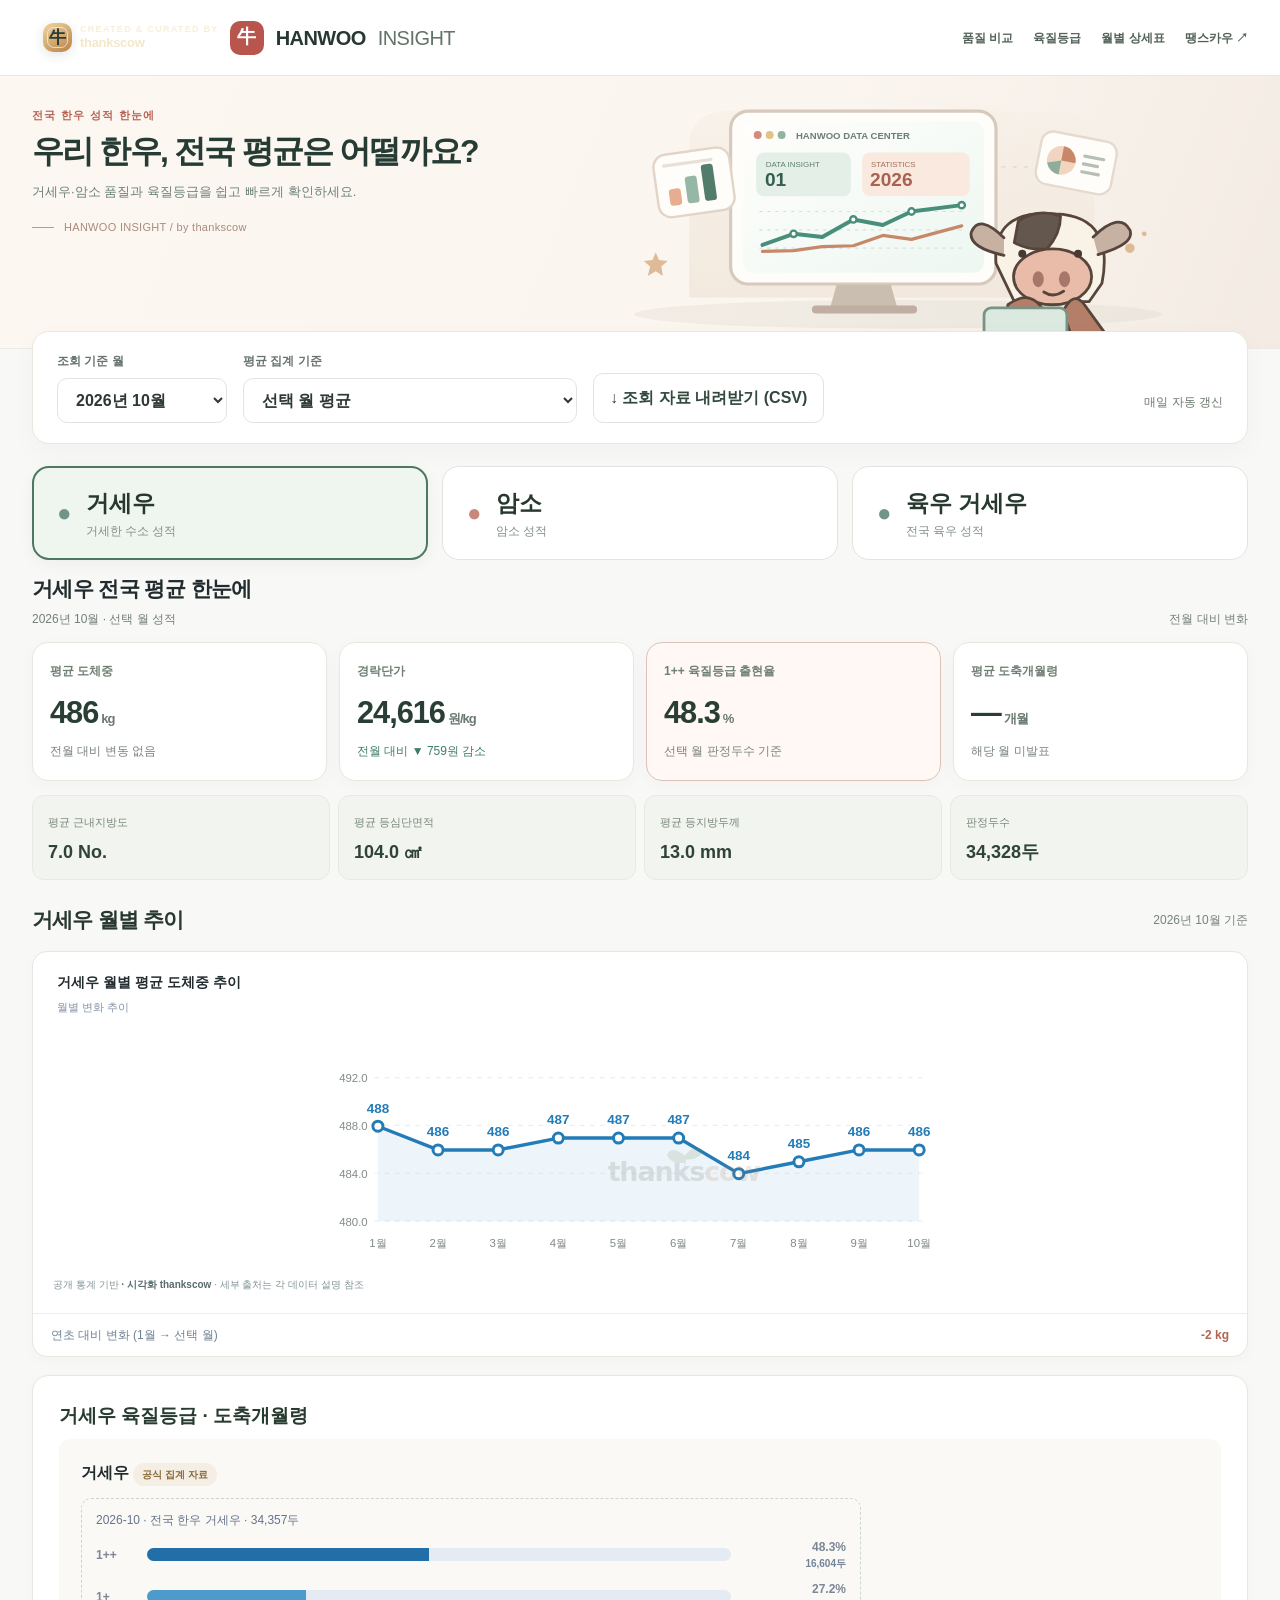
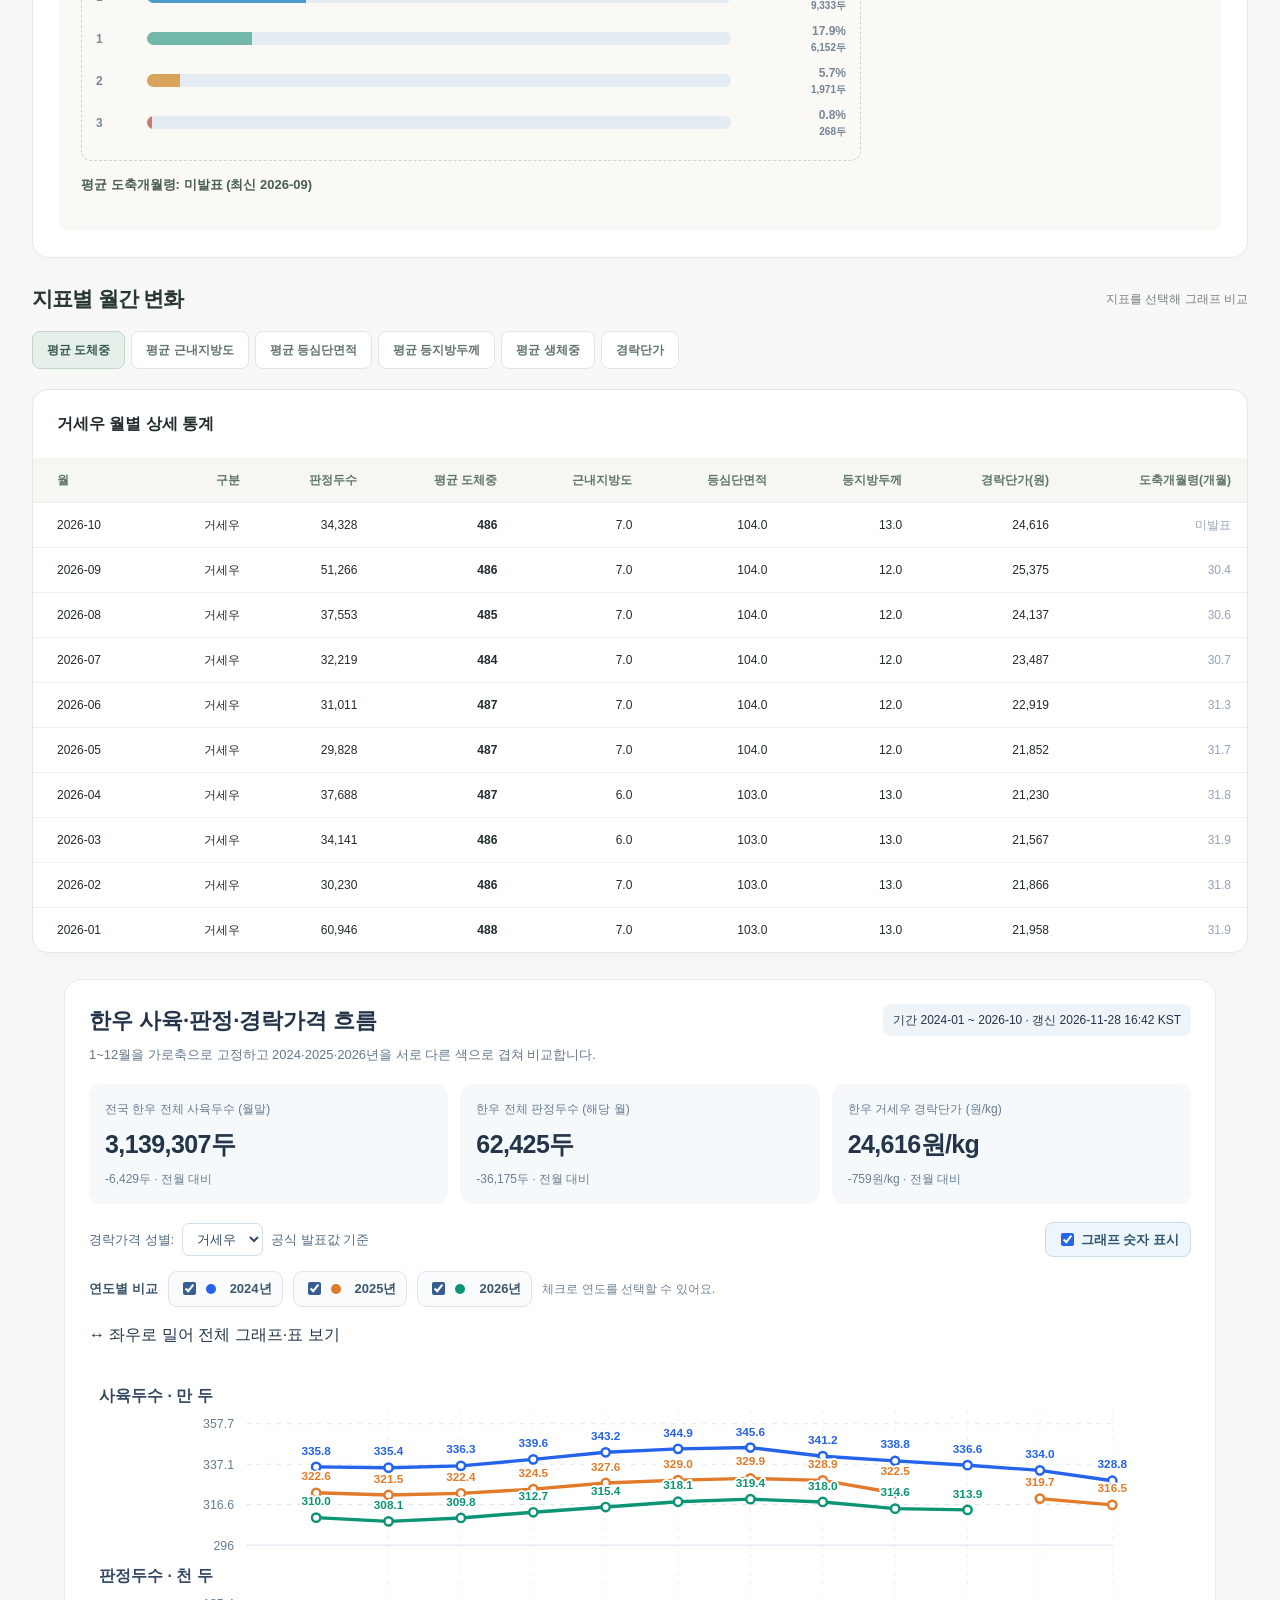
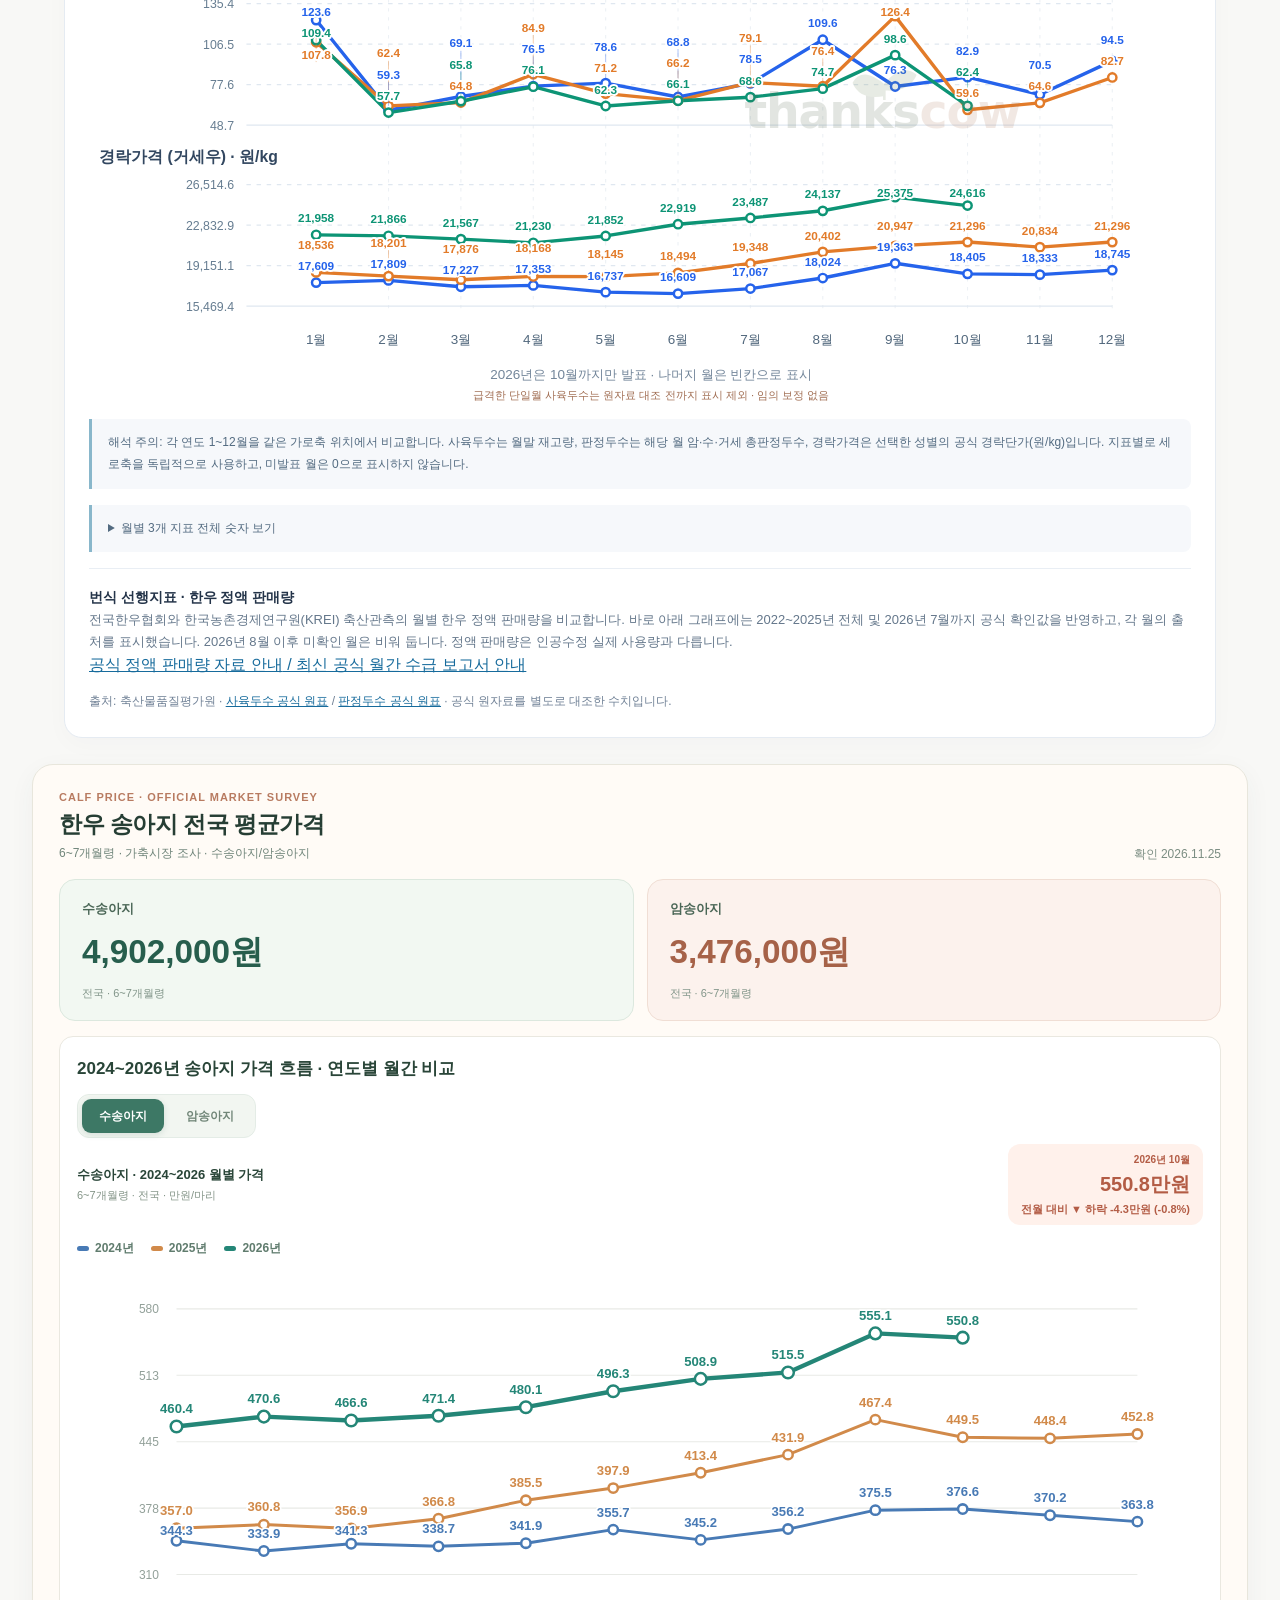
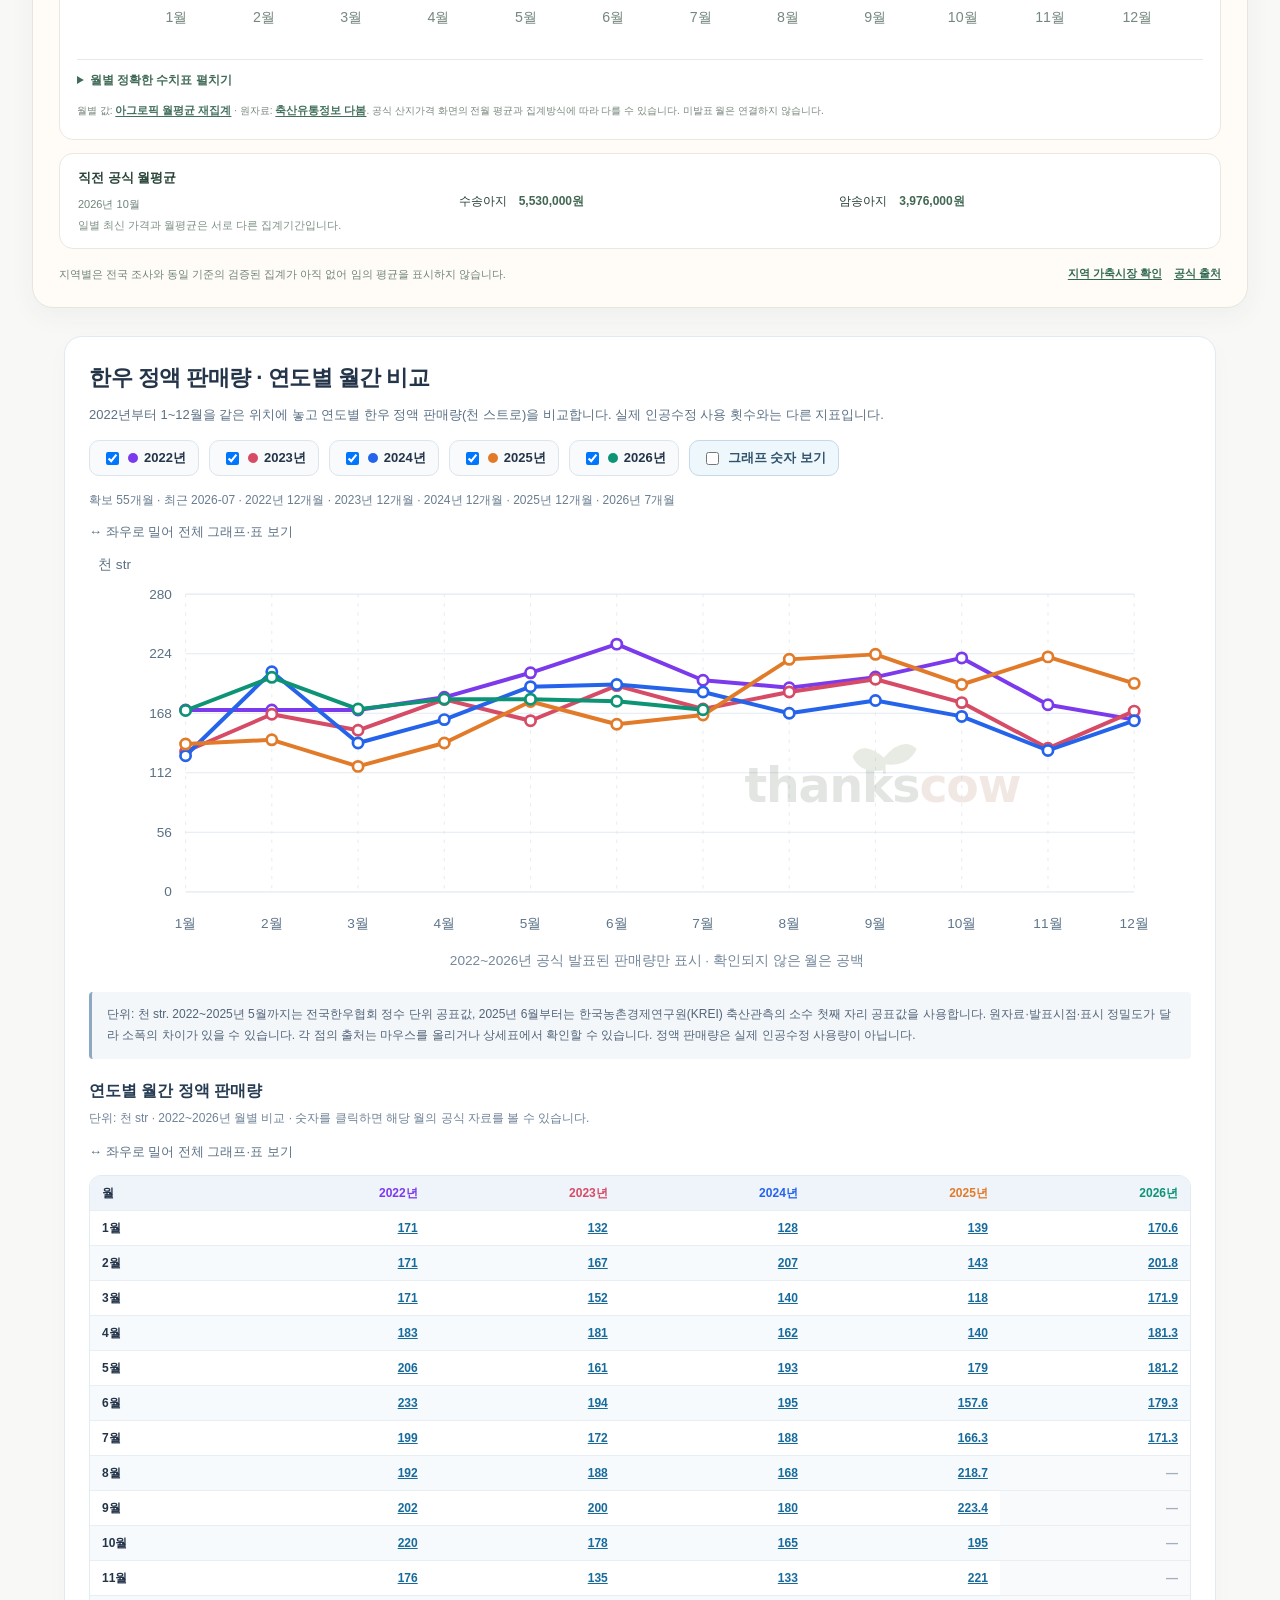
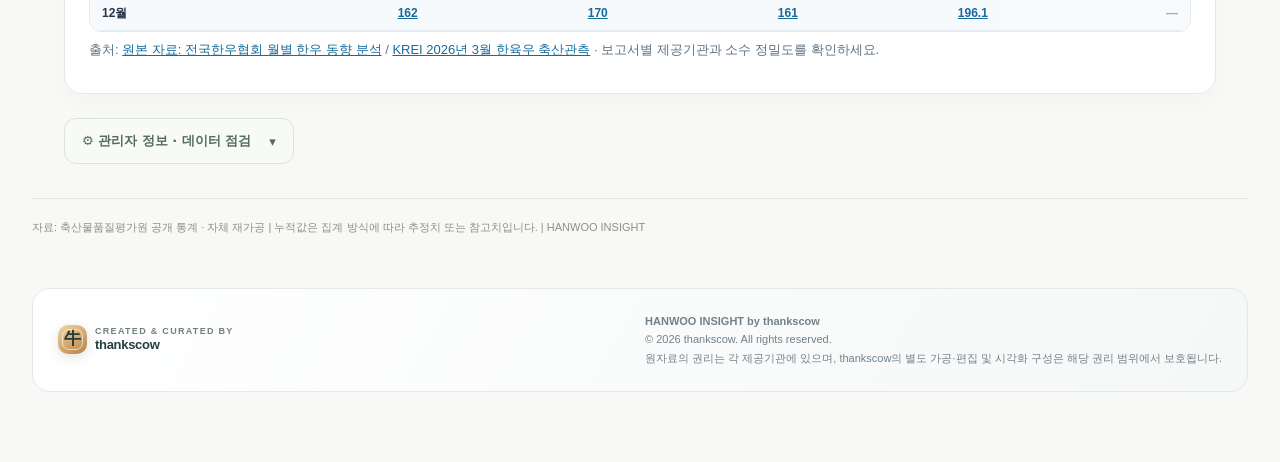
<file: index.html>
<!DOCTYPE html>
<html lang="ko"><head><meta charset="utf-8"/><meta content="width=device-width,initial-scale=1" name="viewport"/><meta content="#fcfaf6" name="theme-color"/><title>한우 인사이트 | 전국 품질 성적 대시보드</title><script>
(function(){
  var params=new URLSearchParams(location.search);
  if(window.matchMedia('(max-width: 820px)').matches&&!params.has('desktop')&&!params.has('web')){
    location.replace('./app.html'+location.hash);
  }
})();
</script><style>
:root{font-family:Apple SD Gothic Neo,Pretendard,SUIT,-apple-system,BlinkMacSystemFont,"Segoe UI",sans-serif;color:#192945;background:#f4f7fb}*{box-sizing:border-box}body{margin:0}button,select{font:inherit}button{cursor:pointer}.shell{max-width:1440px;margin:0 auto;padding:0 32px 70px}header{background:#0d1b35;color:white}.top{max-width:1440px;margin:auto;padding:21px 32px;display:flex;align-items:center;justify-content:space-between}.brand{font-size:20px;font-weight:800;letter-spacing:-.7px;display:flex;align-items:center;gap:12px}.logo{width:34px;height:34px;border-radius:11px;background:linear-gradient(145deg,#75dcca,#48a4ef);display:grid;place-items:center;color:#102b44;font-size:20px}.topsmall{color:#a7b5cd;font-size:12px}.hero{background:linear-gradient(110deg,#122b50,#123a5b 68%,#0b5c68);color:white;padding:49px 0 58px}.hero h1{font-size:38px;line-height:1.27;letter-spacing:-1.7px;margin:10px 0 13px}.hero p{color:#c4d3e4;line-height:1.8;margin:0;font-size:14px}.eyebrow{color:#76ead7;font-size:11px;letter-spacing:2px;font-weight:800}.hero-row{display:flex;justify-content:space-between;align-items:end;gap:20px}.hero-foot{display:flex;gap:10px;flex-wrap:wrap}.tag{background:#ffffff18;border:1px solid #ffffff30;border-radius:100px;padding:10px 13px;font-size:12px;color:#d8f2ff}.filterbox{position:relative;margin-top:-26px;background:white;box-shadow:0 12px 40px #1835590e;border-radius:17px;padding:20px 24px;display:flex;gap:16px;align-items:end;flex-wrap:wrap;border:1px solid #e9eff7}.field{display:grid;gap:8px;min-width:170px}.field label{font-size:12px;font-weight:700;color:#718098}.field select{border:1px solid #dbe4ed;padding:12px 36px 12px 14px;border-radius:10px;background:white;color:#21354a;font-weight:650}.smallbtn{border:1px solid #dae4ed;color:#243957;background:#fff;padding:12px 16px;border-radius:10px;font-weight:700}.status{margin-left:auto;color:#647991;font-size:12px;padding-bottom:12px}.dot{display:inline-block;width:7px;height:7px;background:#eaa64a;border-radius:50%;margin-right:7px}.sectionhead{display:flex;align-items:center;justify-content:space-between;margin:36px 0 16px;gap:10px}.sectionhead h2{font-size:21px;letter-spacing:-.7px;margin:0}.sub{color:#7d899c;font-size:12px}.panels{display:grid;grid-template-columns:1fr 1fr;gap:20px}.panel{background:white;border-radius:18px;border:1px solid #e6edf5;box-shadow:0 7px 25px #0d2e4a06;overflow:hidden}.panel-head{padding:23px 24px 13px;display:flex;align-items:center;justify-content:space-between}.sex-title{display:flex;align-items:center;gap:10px;font-size:20px;font-weight:800}.sexdot{width:10px;height:10px;border-radius:4px;background:#237cb7}.female .sexdot{background:#d48073}.count{font-size:12px;color:#6f8296;background:#f2f6fa;padding:7px 9px;border-radius:6px}.bigval{padding:5px 24px 18px}.bigval .label{font-size:12px;color:#7890a0}.bigval strong{font-size:34px;letter-spacing:-1.4px}.bigval small{font-size:15px;color:#7a8b9c;font-weight:550;margin-left:7px}.stats{display:grid;grid-template-columns:1fr 1fr;padding:0 24px 22px;gap:10px}.stat{background:#f6f9fc;border-radius:12px;padding:16px}.stat span{font-size:11px;color:#6f8294;display:block;margin-bottom:8px}.stat b{font-size:21px;letter-spacing:-.4px}.stat em{font-size:11px;color:#8394a3;font-style:normal;margin-left:4px}.chartbox{border-top:1px solid #eff2f7;padding:23px 20px 20px}.chart-title{font-weight:750;font-size:14px;margin-left:4px}.chart-sub{color:#8493a5;font-size:11px;margin:6px 0 8px 4px}.chart{width:100%;height:215px;display:block}.axis-text{fill:#91a0af;font-size:10px}.panel-foot{border-top:1px solid #edf2f6;padding:16px 24px;display:flex;justify-content:space-between;align-items:center;font-size:12px;color:#6f8294}.panel-foot b{color:#203650}.metric-controls{display:flex;gap:6px;flex-wrap:wrap}.metric-btn{border:1px solid #d9e4ee;border-radius:8px;padding:9px 14px;background:#fff;color:#60758a;font-size:12px;font-weight:700}.metric-btn.active{color:#176b9c;border-color:#98cfe8;background:#e9f6fc}.below{display:grid;grid-template-columns:1.2fr .8fr;gap:20px;margin-top:20px}.tablecard,.infocard{background:white;border:1px solid #e6edf5;border-radius:18px;overflow:hidden}.tablecard h3,.infocard h3{font-size:16px;margin:0;padding:22px 24px}.tablewrap{overflow:auto}.tbl{border-collapse:collapse;width:100%;white-space:nowrap;font-size:12px}.tbl th{background:#f4f8fc;color:#6c7e92;text-align:right;padding:13px 16px;font-weight:750}.tbl th:first-child,.tbl td:first-child{text-align:left;padding-left:24px}.tbl td{text-align:right;border-top:1px solid #edf1f6;padding:13px 16px}.tbl tr:hover{background:#f8fbfe}.infobody{padding:0 24px 24px;font-size:13px;color:#607389;line-height:1.85}.infobody b{color:#1d344f}.method{border-left:3px solid #47aac6;background:#f0f8fb;padding:14px 16px;margin:12px 0;border-radius:0 8px 8px 0}.footer{margin-top:28px;font-size:12px;line-height:1.85;color:#8492a1}.footer a{color:#286a9a}.ref{margin-left:auto;font-size:11px;color:#b7c9d8}@media(max-width:900px){.panels,.below{grid-template-columns:1fr}.hero-row{display:block}.hero-foot{margin-top:20px}.status{margin-left:0}.hero h1{font-size:30px}.shell,.top{padding-left:18px;padding-right:18px}.filterbox{padding:16px}.field{flex:1;min-width:138px}}@media(max-width:480px){.hero{padding:39px 0 53px}.hero h1{font-size:27px}.brand{font-size:17px}.topsmall{display:none}.panel-head{padding:20px 17px 12px}.bigval{padding-left:17px}.stats{padding:0 17px 18px}.chartbox{padding:16px 12px}.stat{padding:13px}.stat b{font-size:18px}}

/* DATA TRUST & EXTRA STATS: preserve existing visual design */
.trust-panel,.grade-panel{background:#fff;border:1px solid #e2eaf3;border-radius:17px;padding:23px;margin:21px 0 29px;box-shadow:0 4px 14px rgba(15,35,60,.035)}
.trust-grid{display:grid;grid-template-columns:repeat(4,minmax(0,1fr));gap:12px;margin:15px 0}.trust-cell{background:#f5f8fc;border-radius:10px;padding:12px 14px}.trust-cell small{display:block;color:#677c91;font-size:11px;margin-bottom:6px}.trust-cell strong{color:#203652;font-size:14px;word-break:break-word}.fine-note{color:#6e7e8e;line-height:1.7;font-size:12px}.grade-layout{display:grid;grid-template-columns:1fr 1fr;gap:14px}.grade-box{background:#f5f8fc;border-radius:11px;padding:17px}.grade-placeholder{border:1px dashed #b6c4d4;border-radius:10px;text-align:center;padding:25px 8px;margin-top:12px;color:#7b8796;font-size:14px}.muted-pill{display:inline-block;padding:4px 9px;border-radius:30px;background:#fff0d8;color:#8a601a;font-size:11px;font-weight:700}.grade-legend{display:flex;flex-wrap:wrap;gap:7px;margin:13px 0 0}.grade-legend span{font-size:11px;background:#e8eef5;border-radius:6px;padding:5px 9px;color:#465a72}.trust-panel h3,.grade-panel h3{margin:0 0 9px;color:#1e3351;font-size:19px}@media(max-width:840px){.trust-grid{grid-template-columns:repeat(2,1fr)}.grade-layout{grid-template-columns:1fr}}@media(max-width:480px){.trust-grid{grid-template-columns:1fr 1fr}.trust-panel,.grade-panel{padding:16px}}

/* HANWOO INSIGHT — minimal farm-first design v1 (visual only) */
:root{color:#222b2e;background:#f8f8f6}body{background:#f8f8f6;color:#222b2e;line-height:1.5}
header{background:#fff;color:#25312c;border-bottom:1px solid #e7e8e3}.top{padding-top:17px;padding-bottom:17px}.brand{color:#273831;letter-spacing:-.55px}.brand span{color:#63736a!important;font-weight:500!important}.logo{background:#b54d44;color:white;border-radius:10px;font-size:19px}.topsmall{color:#777f7a}
.hero{background:#fcfaf6;color:#263b33;padding:50px 0 55px;border-bottom:1px solid #eee9e3}.hero h1{font-size:clamp(29px,3.4vw,43px);letter-spacing:-1.8px;line-height:1.3;margin:12px 0 15px}.hero p{color:#66736b;font-size:14px}.eyebrow{color:#ae5145;letter-spacing:1.3px;font-size:11px}.hero-foot{max-width:290px;justify-content:flex-end}.tag{background:#fff;border:1px solid #eadfd7;color:#745e55;font-weight:600}.tag:first-child{background:#f4ebe6;color:#a24d43}.filterbox{box-shadow:0 8px 26px #24392a08;border-color:#e9e7e0;margin-top:-22px}.field label{color:#68736e}.field select{border-color:#e1e4df;color:#2e3933}.field select:focus-visible,button:focus-visible{outline:3px solid #bbd6cd;outline-offset:2px}.smallbtn{border-color:#e1e4df;color:#32493e}.smallbtn:hover,.metric-btn:hover{border-color:#aaae9f;background:#f9f9f6}.status{color:#6f7771}.dot{background:#78a17c}
.shell{max-width:1320px}.sectionhead h2{font-size:22px;letter-spacing:-.8px;color:#283831}.sectionhead{margin-top:32px}.sub{color:#77827b}
.panel,.tablecard,.infocard,.trust-panel,.grade-panel{border-color:#e6e7e1;border-radius:16px;box-shadow:0 4px 14px #25382006;background:#fff}.panels{gap:16px}.panel-head{padding-top:23px}.sex-title{color:#24332d}.sexdot{background:#607d76;border-radius:50%}.female .sexdot{background:#bc766b}.count{background:#f3f4f1;color:#65756a}.bigval .label,.stat span{color:#6b7770}.bigval strong{color:#23342b}.stat{background:#f7f8f5;border:1px solid #f0f1ec}.stat b{color:#283831}.chartbox{border-top-color:#edf0e9}.axis-text{fill:#818a84}.panel-foot{border-color:#eeeee8}.metric-btn{border-color:#e2e6df;color:#62756a}.metric-btn.active{background:#e6efe9;color:#355b4b;border-color:#c3d7c9}
.trust-panel,.grade-panel{margin:20px 0 25px;padding:21px 23px}.trust-panel h3,.grade-panel h3{color:#273b30}.trust-cell,.grade-box{background:#f8f8f5}.trust-cell strong{color:#314338}.fine-note{color:#6d7771}.grade-placeholder{border-color:#cbd6cc}.muted-pill{background:#f4eee5;color:#896a3a}.grade-legend span{background:#e9ede8;color:#516457}
.tbl th{background:#f6f7f3;color:#61756a}.tbl td{border-color:#f0f1ed}.tbl tr:hover{background:#f8faf7}.infobody{color:#607067}.infobody b{color:#284638}.method{border-left-color:#8ea995;background:#eff5ef}.footer{color:#819088}.footer a{color:#4b7660}
a{color:#436e60}a:hover{text-decoration-color:#a65a4c}
.quick-steps{display:flex;gap:12px;flex-wrap:wrap;margin:14px 0 0}.quick-steps span{font-size:12px;color:#66756a;background:#fff;border:1px solid #e4e5dd;border-radius:30px;padding:7px 12px}.quick-steps b{color:#ad574d}
.mini-nav{display:flex;gap:20px;margin-left:auto;align-items:center}.mini-nav a{font-size:12px;color:#526157;text-decoration:none;font-weight:700}.mini-nav a:hover{color:#b45047}
.trust-panel{margin-top:26px}.grade-panel{margin-top:26px}
@media(max-width:900px){.hero-foot{justify-content:flex-start;max-width:none}.mini-nav{display:none}.hero{padding:43px 0 51px}}
@media(max-width:480px){.hero{padding:34px 0 46px}.hero h1{font-size:28px}.hero-foot{gap:6px}.tag{font-size:10px;padding:7px 10px}.quick-steps span{font-size:11px;padding:6px 8px}.top{padding-top:14px;padding-bottom:14px}.trust-panel,.grade-panel{padding:16px}.stat{padding:12px}}

/* Farm-first accessible dashboard: combined visual revision */
:root{--red:#b8554d;--dark:#29352f;--muted:#66746c;--cream:#fbfaf7}
.hero{padding:34px 0 44px;background:linear-gradient(110deg,#fffaf5,#f9f0e9 70%,#f8e7e2)}
.hero h1{font-size:clamp(28px,3vw,39px);line-height:1.23;margin:6px 0 9px}
.hero p{font-size:13px}.hero-foot{display:none}.filterbox{margin-top:-18px}
.brand .logo{background:#b8554d}.eyebrow{color:#a8443d}
.trust-panel{margin:12px 0 0;padding:9px 16px;background:transparent;border:0;box-shadow:none}
.trust-panel h3,.trust-panel p{display:none}.trust-grid{margin:0;display:flex;gap:18px;flex-wrap:wrap}
.trust-cell{padding:0;background:transparent;display:flex;align-items:center;gap:6px}
.trust-cell small{margin:0;font-size:11px}.trust-cell strong{font-size:11px;color:#66746c}
.trust-cell:nth-child(3),.trust-cell:nth-child(4){display:none}
#quality{margin-top:24px}.sectionhead h2{font-size:21px}
.panels{gap:16px}.panel-head{padding:18px 20px 5px}.bigval{padding:5px 20px 15px}.bigval strong{font-size:37px}
.stats{padding:0 20px 18px;gap:8px}.stat{padding:12px 14px;background:#f7f8f5}.stat span{font-size:12px}.stat b{font-size:20px}
.stat:nth-child(6){background:#fff3ed;border-color:#efd9cd}.stat:nth-child(6) b{color:#95433d}
.grade-panel{margin-top:19px;padding:20px}.grade-panel>.fine-note{display:none}.grade-panel h3{font-size:20px}
.grade-box{background:#faf9f6}.grade-legend{display:none}.grade-box .fine-note{font-weight:650;color:#4a5d52;font-size:13px}
.muted-pill{font-size:10px}.grade-layout{gap:13px}
.below{display:block}.below .tablecard{width:100%}.infocard{display:none}
.footer{border-top:1px solid #e5e7df;padding:18px 0;margin-top:25px;font-size:11px;color:#87918a}
.topsmall{display:none}.status{color:#68786d}.smallbtn{white-space:nowrap}
@media(max-width:900px){.trust-grid{gap:9px 15px}.hero{padding:30px 0 41px}}
@media(max-width:480px){.hero h1{font-size:27px}.trust-cell:nth-child(2){display:none}.bigval strong{font-size:33px}.stat b{font-size:18px}.grade-panel{padding:15px}}

/* V3: sex-first screen — one independent category at a time */
.sex-picker{display:grid;grid-template-columns:1fr 1fr;gap:14px;margin:29px 0 8px}
.sex-choice{border:1px solid #e2e5df;background:white;border-radius:17px;padding:19px 24px;text-align:left;display:flex;gap:14px;align-items:center;color:#51665b;transition:background .15s,border .15s,transform .15s}
.sex-choice strong{display:block;font-size:23px;color:#27392f}.sex-choice small{display:block;font-size:12px;color:#829086;margin-top:2px}
.sex-choice .sex-icon{font-size:24px;color:#70948a}.sex-choice#chooseFemale .sex-icon{color:#c9877c}
.sex-choice.is-on{background:#eff5ef;border:2px solid #507761;padding:18px 23px;box-shadow:0 4px 16px #304b3c0c}
.sex-choice#chooseFemale.is-on{background:#fff3ef;border-color:#b65c52}
.sex-choice:hover{transform:translateY(-1px)}.panels{grid-template-columns:minmax(0,1fr);max-width:950px;margin:auto}
body[data-sex="male"] .panels>.female,body[data-sex="female"] .panels>.male{display:none}
.grade-layout{grid-template-columns:1fr;max-width:950px;margin:auto}
body[data-sex="male"] .grade-box:nth-child(2),body[data-sex="female"] .grade-box:nth-child(1){display:none}
.panel .stats{grid-template-columns:repeat(3,1fr)}.panel .chart{max-width:840px;margin:auto;height:245px}
.grade-box{padding:22px}.grade-panel{padding:26px}.grade-box .grade-placeholder{max-width:780px}
.sex-note{font-size:12px;color:#8b7b70;padding:10px 0 0}
@media(max-width:650px){.sex-picker{gap:9px}.sex-choice{padding:15px 12px;gap:8px}.sex-choice.is-on{padding:14px 11px}.sex-choice strong{font-size:19px}.sex-choice small{font-size:10px}.panel .stats{grid-template-columns:repeat(2,1fr)}.grade-panel{padding:14px}}

/* V4 farmer-first dashboard */
.hero{padding:32px 0 50px}.hero h1{font-size:clamp(24px,3vw,34px)}.hero p{max-width:580px}.sex-picker{margin:22px 0 10px;max-width:none}
.sex-choice{min-height:94px}.sectionhead{margin-top:22px}.panels,.grade-layout{max-width:none}
.farmer-overview{margin:13px 0 12px;display:grid;gap:14px}
.farmer-head{display:flex;align-items:end;justify-content:space-between;gap:12px;flex-wrap:wrap}
.farmer-head h2{font-size:21px;margin:0;letter-spacing:-.6px}.farmer-head p{color:#738078;font-size:12px;margin:5px 0 0}
.farmer-primary{display:grid;grid-template-columns:repeat(4,minmax(0,1fr));gap:12px}
.farmer-tile{min-width:0;background:#fff;border:1px solid #e7e7e2;border-radius:16px;padding:19px 17px;box-shadow:0 4px 18px #253f2c07}
.farmer-tile.highlight{border-color:#dfc1ba;background:#fff8f5}
.farmer-label{font-size:12px;color:#6f8073;font-weight:700}.farmer-value{margin:10px 0 6px;font-size:clamp(25px,2.4vw,36px);font-weight:850;letter-spacing:-1px;white-space:nowrap;color:#293e34}
.farmer-unit{font-size:13px;color:#6a7a70;font-weight:600;margin-left:3px}
.farmer-delta{font-size:12px;color:#7a837c;min-height:19px}.farmer-delta.up{color:#b54e44}.farmer-delta.down{color:#3e7e68}
.farmer-secondary{display:grid;grid-template-columns:repeat(4,minmax(0,1fr));gap:8px}
.farmer-mini{background:#f1f4ef;border:1px solid #e6eae4;border-radius:12px;padding:13px 15px}.farmer-mini strong{display:block;font-size:18px;color:#304338;margin-top:6px}.farmer-mini small{font-size:11px;color:#79877c}
/* The standalone KPI area replaces duplicated KPI text inside trend cards; chart remains intact. */
.panels .panel-head,.panels .bigval,.panels .stats{display:none}
.panels .panel .chartbox{border-top:none;padding-top:20px}.panels .panel{border-radius:15px}.panels .panel-foot{padding:12px 18px}
.grade-panel{margin-top:18px}.grade-panel h3{font-size:19px}
@media(max-width:850px){.farmer-primary{grid-template-columns:repeat(2,minmax(0,1fr))}.farmer-secondary{grid-template-columns:repeat(2,minmax(0,1fr))}}
@media(max-width:500px){.farmer-tile{padding:15px 12px}.farmer-value{font-size:27px}.farmer-mini{padding:11px}.farmer-head h2{font-size:19px}.sex-choice{min-height:80px}}
</style><style>
.sex-picker{grid-template-columns:repeat(3,minmax(0,1fr))}
body[data-sex="beef"] .farmer-overview,body[data-sex="beef"] .sectionhead,body[data-sex="beef"] .panels,body[data-sex="beef"] #grades,body[data-sex="beef"] #metricControls,body[data-sex="beef"] #details{display:none!important}
body[data-sex="beef"] #nationalBeef{display:grid!important;gap:14px;margin-top:20px}
@media(max-width:650px){.sex-choice strong{font-size:16px}.sex-choice small{font-size:10px}.sex-choice{padding:11px 8px}.sex-picker{gap:7px}}
</style><link rel="manifest" href="./manifest.webmanifest"/>
<link rel="icon" type="image/png" sizes="192x192" href="./pwa/icon-192.png"/>
<link rel="apple-touch-icon" sizes="180x180" href="./pwa/apple-touch-icon.png"/>
<link rel="stylesheet" href="./mobile.css"/>
<meta name="apple-mobile-web-app-capable" content="yes"/>
<meta name="apple-mobile-web-app-title" content="한우 인사이트"/>
<meta name="apple-mobile-web-app-status-bar-style" content="default"/>
<meta name="application-name" content="HANWOO INSIGHT"/>
<meta name="mobile-web-app-capable" content="yes"/>
<link rel="stylesheet" href="./thankscow-brand.css?v=8"/><link rel="stylesheet" href="./calf-chart.css?v=1"/><link rel="stylesheet" href="./calf-prices.css?v=2"/></head><body>
<header><div class="top"><div class="brand"><div class="logo">牛</div>HANWOO <span style="font-weight:400;color:#afbdd0">INSIGHT</span></div><nav aria-label="바로가기" class="mini-nav"><a href="#quality">품질 비교</a><a href="#grades">육질등급</a><a href="#details">월별 상세표</a><a href="https://www.youtube.com/@thankscow" rel="noopener" target="_blank">땡스카우 ↗</a></nav><div class="topsmall">공식 공개자료 기반</div></div></header>
<div class="hero"><div class="shell hero-row"><div><div class="eyebrow">전국 한우 성적 한눈에</div><h1>우리 한우, 전국 평균은 어떨까요?</h1><p>거세우·암소 품질과 육질등급을 쉽고 빠르게 확인하세요.</p></div><div class="hero-foot"><span class="tag">✓ 전국 통계</span><span class="tag">✓ 축산물품질평가원 자료</span><span class="tag">월별·누적 비교</span></div></div></div>
<main class="shell"><div class="filterbox"><div class="field"><label for="month">조회 기준 월</label><select id="month"></select></div><div class="field"><label for="mode">평균 집계 기준</label><select id="mode"><option value="month">선택 월 평균</option><option value="ytd">1월부터 선택 월까지 누적 평균(추정)</option></select></div><button class="smallbtn" id="csv">↓ 조회 자료 내려받기 (CSV)</button><div class="status">매일 자동 갱신</div></div>
<section aria-labelledby="trustTitle" class="trust-panel"><h3 id="trustTitle">갱신 정보</h3><div class="trust-grid"><div class="trust-cell"><small>최신 자료</small><strong id="trustMonth">2026년 9월</strong></div><div class="trust-cell"><small>마지막 확인</small><strong id="trustFetched">확인되지 않음</strong></div><div class="trust-cell"><small>공표일</small><strong id="trustPublished">확인되지 않음</strong></div><div class="trust-cell"><small>상태</small><strong id="trustStatus">저장 자료 · 자동 점검 예정</strong></div></div></section>

<div class="sex-picker" role="tablist" aria-label="조회할 한우 구분">
<button type="button" role="tab" class="sex-choice is-on" id="chooseMale" aria-selected="true"><span class="sex-icon">●</span><span><strong>거세우</strong><small>거세한 수소 성적</small></span></button>
<button type="button" role="tab" class="sex-choice" id="chooseFemale" aria-selected="false"><span class="sex-icon">●</span><span><strong>암소</strong><small>암소 성적</small></span></button>
<button type="button" role="tab" class="sex-choice" id="chooseBeef" aria-selected="false"><span class="sex-icon">●</span><span><strong>육우 거세우</strong><small>전국 육우 성적</small></span></button></div><style>.national-beef .beef-grade-priority{background:#fff5ed;border:1px solid #e6c6af}.national-beef #beefNGrade1{color:#ad6148}.national-beef #beefGradeNote{font-size:11px;color:#896e60;margin-top:7px;line-height:1.5}.beef-grade-trend{background:#fffaf5}</style><section class="national-beef" id="nationalBeef" aria-label="육우 거세우 전국 성적" hidden>
 <div class="farmer-head"><div><h2>육우 거세우 · 전국 평균</h2><p id="beefPeriod">선택한 기간 공식 집계</p></div><span class="sub">전체 체중 구간 · 전국 기준</span></div>
 <div class="farmer-primary">
 <div class="farmer-tile"><div class="farmer-label">등급판정두수</div><div class="farmer-value" id="beefNCount">—</div></div>
 <div class="farmer-tile"><div class="farmer-label">평균 도체중</div><div class="farmer-value" id="beefNWeight">—</div></div>
 <div class="farmer-tile highlight"><div class="farmer-label">경락단가</div><div class="farmer-value" id="beefNPrice">—</div></div>
 <div class="farmer-tile highlight beef-grade-priority"><div class="farmer-label">육우 1등급 이상 출현율</div><div class="farmer-value" id="beefNGrade1">—</div><div id="beefGradeNote" class="farmer-delta">공식 육질등급 자료 확인 중</div></div>
 </div>
 <div class="farmer-secondary">
 <div class="farmer-mini"><small>평균 도축개월령</small><strong id="beefNAge" data-age-cumulative-version="v2-20261030">—</strong></div>
 <div class="farmer-mini"><small>등심단면적</small><strong id="beefNArea">—</strong></div>
 <div class="farmer-mini"><small>등지방두께</small><strong id="beefNFat">—</strong></div>
 <div class="farmer-mini"><small>평균 생체중</small><strong id="beefNLive">—</strong></div>
 </div>
 <div class="tablecard beef-grade-trend" style="margin-top:18px"><h3>육우 거세우 · 1등급 이상 출현율 추이</h3><div id="beefGradeTrend" style="color:#76887d;font-size:12px;padding:13px 0">공식 등급별 자료 확인 중</div><p class="sex-note">1++, 1+, 1등급 두수의 합계 ÷ 육우 거세우 전체 등급판정두수. 근내지방도 평균으로 추정하지 않습니다.</p></div><div class="tablecard" style="margin-top:18px"><h3>육우 거세우 월별 성적</h3><div class="tablewrap"><table class="tbl"><thead><tr><th>월</th><th>판정두수</th><th>도체중(kg)</th><th>1등급 이상 출현율</th><th>근내지방도</th><th>등심단면적(㎠)</th><th>등지방두께(mm)</th><th>경락단가(원)</th><th>도축개월령</th></tr></thead><tbody id="beefNationalRows"><tr><td colspan="9">자료 불러오는 중</td></tr></tbody></table></div></div>
 <p class="sex-note">공식 통계표 기준 전국 평균입니다. 미발표 월은 임의 수치로 채우지 않습니다. 누적 평균은 판정두수 가중 추정치입니다.</p>
 </section><section class="farmer-overview" aria-label="선택한 성별 핵심 성적">
  <div class="farmer-head"><div><h2 id="farmerTitle">거세우 전국 평균 한눈에</h2><p id="farmerSubtitle">2026년 선택한 기간의 주요 통계</p></div><span class="sub" id="farmerPeriodHint">전월 대비 변화는 선택 월 기준</span></div>
  <div class="farmer-primary">
    <div class="farmer-tile"><div class="farmer-label">평균 도체중</div><div class="farmer-value"><span id="quickWeight">—</span><span class="farmer-unit">kg</span></div><div class="farmer-delta" id="deltaWeight">—</div></div>
    <div class="farmer-tile"><div class="farmer-label">경락단가</div><div class="farmer-value"><span id="quickPrice">—</span><span class="farmer-unit">원/kg</span></div><div class="farmer-delta" id="deltaPrice">—</div></div>
    <div class="farmer-tile highlight"><div class="farmer-label">1++ 육질등급 출현율</div><div class="farmer-value"><span id="quickGrade">—</span><span class="farmer-unit">%</span></div><div class="farmer-delta" id="deltaGrade">등급 자료 불러오는 중</div></div>
    <div class="farmer-tile"><div class="farmer-label">평균 도축개월령</div><div class="farmer-value"><span id="quickAge">—</span><span class="farmer-unit">개월</span></div><div class="farmer-delta" id="deltaAge">월령 자료 불러오는 중</div></div>
  </div>
  <div class="farmer-secondary">
    <div class="farmer-mini"><small>평균 근내지방도</small><strong id="quickMarbling">—</strong></div>
    <div class="farmer-mini"><small>평균 등심단면적</small><strong id="quickArea">—</strong></div>
    <div class="farmer-mini"><small>평균 등지방두께</small><strong id="quickFat">—</strong></div>
    <div class="farmer-mini"><small>판정두수</small><strong id="quickCount">—</strong></div>
  </div>
</section><div class="sectionhead" id="quality"><h2 id="activeSexTitle">거세우 월별 추이</h2><div class="sub" id="periodLabel">2026년 9월 기준</div></div>
<div class="panels"><section class="panel male"><div class="panel-head"><div class="sex-title"><span class="sexdot"></span>거세우</div><span class="count" id="maleCount">—</span></div><div class="bigval"><div class="label" id="maleMainLabel">평균 도체중</div><strong id="maleMain">—</strong><small id="maleUnit">kg</small></div><div class="stats" id="maleStats"></div><div class="chartbox"><div class="chart-title" id="maleChartTitle">거세우 월별 도체중 추이</div><div class="chart-sub">월별 변화 추이</div><svg aria-label="거세우 월별 성적 그래프" class="chart" id="maleChart" role="img" viewbox="0 0 550 215"></svg></div><div class="panel-foot"><span>연초 대비 변화 (1월 → 선택 월)</span><b id="maleChange">—</b></div></section>
<section class="panel female"><div class="panel-head"><div class="sex-title"><span class="sexdot"></span>암소</div><span class="count" id="femaleCount">—</span></div><div class="bigval"><div class="label" id="femaleMainLabel">평균 도체중</div><strong id="femaleMain">—</strong><small id="femaleUnit">kg</small></div><div class="stats" id="femaleStats"></div><div class="chartbox"><div class="chart-title" id="femaleChartTitle">암소 월별 도체중 추이</div><div class="chart-sub">월별 변화 추이</div><svg aria-label="암소 월별 성적 그래프" class="chart" id="femaleChart" role="img" viewbox="0 0 550 215"></svg></div><div class="panel-foot"><span>연초 대비 변화 (1월 → 선택 월)</span><b id="femaleChange">—</b></div></section></div><section aria-labelledby="gradeTitle" class="grade-panel" id="grades"><h3 id="gradeTitle"><span id="gradeSexTitle">거세우</span> 육질등급 · 도축개월령</h3><div class="grade-layout"><div class="grade-box"><b>거세우</b> <span class="muted-pill" id="gradeStatusMale">공식 자료 확인 중</span><div class="grade-legend"><span>1++</span><span>1+</span><span>1</span><span>2</span><span>3</span></div><div class="grade-placeholder" id="gradeMale">육질등급별 출현율 · 자료 확인 중</div><p class="fine-note">평균 출하월령: 자료 미확보</p></div><div class="grade-box"><b>암소</b> <span class="muted-pill" id="gradeStatusFemale">공식 자료 확인 중</span><div class="grade-legend"><span>1++</span><span>1+</span><span>1</span><span>2</span><span>3</span></div><div class="grade-placeholder" id="gradeFemale">육질등급별 출현율 · 자료 확인 중</div><p class="fine-note">평균 출하월령: 자료 미확보</p></div></div></section>
<div class="sectionhead"><h2>지표별 월간 변화</h2><span class="sub">지표를 선택해 그래프 비교</span></div><div class="metric-controls" id="metricControls"></div>
<div class="below" id="details"><section class="tablecard"><h3><span id="tableSexTitle">거세우</span> 월별 상세 통계</h3><div class="tablewrap"><table class="tbl"><thead><tr><th>월</th><th>구분</th><th>판정두수</th><th id="tableMetric">평균 도체중</th><th>근내지방도</th><th>등심단면적</th><th>등지방두께</th><th>경락단가(원)</th><th>도축개월령(개월)</th></tr></thead><tbody id="tableBody"></tbody></table></div></section></div>
<div class="footer">자료: 축산물품질평가원 공개 통계 · 자체 재가공 | 누적값은 집계 방식에 따라 추정치 또는 참고치입니다. | HANWOO INSIGHT</div></main>
<script>const UPDATE_META={"last_success_kst": "2026-11-28 16:40 KST", "official_published_at": null, "validation": "success", "source_table_id": "DT_323903_E1080008"};
const DATA=[{"month":"2026-01","sex":"거세우","count":60946,"weight":488.0,"marbling":7.0,"rea":103.0,"fat":13.0,"live":814.0,"price":21958},{"month":"2026-01","sex":"암소","count":48105,"weight":389.0,"marbling":5.0,"rea":92.0,"fat":14.0,"live":665.0,"price":19095},{"month":"2026-02","sex":"거세우","count":30230,"weight":486.0,"marbling":7.0,"rea":103.0,"fat":13.0,"live":802.0,"price":21866},{"month":"2026-02","sex":"암소","count":27058,"weight":385.0,"marbling":5.0,"rea":91.0,"fat":13.0,"live":665.0,"price":18848},{"month":"2026-03","sex":"거세우","count":34141,"weight":486.0,"marbling":6.0,"rea":103.0,"fat":13.0,"live":829.0,"price":21567},{"month":"2026-03","sex":"암소","count":31110,"weight":388.0,"marbling":5.0,"rea":92.0,"fat":13.0,"live":675.0,"price":18827},{"month":"2026-04","sex":"거세우","count":37688,"weight":487.0,"marbling":6.0,"rea":103.0,"fat":13.0,"live":809.0,"price":21230},{"month":"2026-04","sex":"암소","count":38136,"weight":389.0,"marbling":5.0,"rea":92.0,"fat":13.0,"live":669.0,"price":18073},{"month":"2026-05","sex":"거세우","count":29828,"weight":487.0,"marbling":7.0,"rea":104.0,"fat":12.0,"live":796.0,"price":21852},{"month":"2026-05","sex":"암소","count":32241,"weight":388.0,"marbling":5.0,"rea":92.0,"fat":13.0,"live":675.0,"price":18384},{"month":"2026-06","sex":"거세우","count":31011,"weight":487.0,"marbling":7.0,"rea":104.0,"fat":12.0,"live":815.0,"price":22919},{"month":"2026-06","sex":"암소","count":34781,"weight":386.0,"marbling":5.0,"rea":92.0,"fat":13.0,"live":663.0,"price":19183},{"month":"2026-07","sex":"거세우","count":32219,"live":833.0,"weight":484.0,"fat":12.0,"rea":104.0,"marbling":7.0,"price":23487.0},{"month":"2026-07","sex":"암소","count":36154,"live":679.0,"weight":382.0,"fat":13.0,"rea":91.0,"marbling":5.0,"price":19720.0},{"month":"2026-08","sex":"거세우","count":37553,"live":811.0,"weight":485.0,"fat":12.0,"rea":104.0,"marbling":7.0,"price":24137.0},{"month":"2026-08","sex":"암소","count":36914,"live":656.0,"weight":379.0,"fat":13.0,"rea":90.0,"marbling":5.0,"price":20392.0},{"month":"2026-09","sex":"거세우","count":51266,"live":809.0,"weight":486.0,"fat":12.0,"rea":104.0,"marbling":7.0,"price":25375.0},{"month":"2026-09","sex":"암소","count":46869,"live":655.0,"weight":381.0,"fat":13.0,"rea":91.0,"marbling":5.0,"price":21892.0},{"month":"2026-10","sex":"거세우","count":34328,"live":813.0,"weight":486.0,"fat":13.0,"rea":104.0,"marbling":7.0,"price":24616.0},{"month":"2026-10","sex":"암소","count":27570,"live":656.0,"weight":378.0,"fat":13.0,"rea":90.0,"marbling":5.0,"price":21722.0}];
const METRICS={weight:['평균 도체중','kg',0],marbling:['평균 근내지방도','No.',1],rea:['평균 등심단면적','㎠',1],fat:['평균 등지방두께','mm',1],live:['평균 생체중','kg',0],price:['경락단가','원',0]};
const allMonths=[...new Set(DATA.map(r=>r.month))].sort();let metric='weight';const $=id=>document.getElementById(id);const nf=new Intl.NumberFormat('ko-KR');const fmt=(v,d=0)=>Number(v).toLocaleString('ko-KR',{minimumFractionDigits:d,maximumFractionDigits:d});
allMonths.forEach(m=>{let o=document.createElement('option');o.value=m;o.textContent=m.slice(0,4)+'년 '+Number(m.slice(5))+'월';$('month').append(o)});$('month').value=allMonths.at(-1);
function aggregate(arr,mode){if(mode==='month')return arr.at(-1);let count=arr.reduce((a,r)=>a+r.count,0),out={count};Object.keys(METRICS).forEach(k=>out[k]=arr.reduce((a,r)=>a+r[k]*r.count,0)/count);return out}
function series(sex,end){return DATA.filter(r=>r.sex===sex&&r.month<=end).sort((a,b)=>a.month.localeCompare(b.month))}
function draw(id,arr,color){let svg=$(id),vals=arr.map(r=>r[metric]),lo=Math.min(...vals),hi=Math.max(...vals),pad=Math.max((hi-lo)*.28,metric==='marbling'?0.45:metric==='fat'?0.6:metric==='weight'?4:metric==='price'?350:2);lo-=pad;hi+=pad;let x=i=>45+i*(475/Math.max(vals.length-1,1)),y=v=>173-(v-lo)/(hi-lo)*125;let s='';for(let j=0;j<4;j++){let yy=47+j*42;s+=`<line x1="42" y1="${yy}" x2="528" y2="${yy}" stroke="#e7eff5" stroke-dasharray="4 5"/><text x="36" y="${yy+4}" text-anchor="end" class="axis-text">${fmt(hi-(hi-lo)*(yy-47)/126,1)}</text>`}let path=vals.map((v,i)=>(i?'L':'M')+x(i).toFixed(1)+','+y(v).toFixed(1)).join(' ');let area=path+` L${x(vals.length-1)},173 L${x(0)},173 Z`;s+=`<path d="${area}" fill="${color}" opacity=".08"/><path d="${path}" stroke="${color}" stroke-width="3" stroke-linejoin="round" stroke-linecap="round" fill="none"/>`;vals.forEach((v,i)=>{s+=`<circle cx="${x(i)}" cy="${y(v)}" r="4.4" fill="#fff" stroke="${color}" stroke-width="2.6"><title>${arr[i].month} · ${fmt(v)} ${METRICS[metric][1]}</title></circle><text x="${x(i)}" y="196" text-anchor="middle" class="axis-text">${Number(arr[i].month.slice(5))}월</text>`});svg.innerHTML=s;
vals.forEach((value,i)=>{
  const pointX=x(i),pointY=y(value);
  const labelY=pointY<68?Math.min(188,pointY+18):Math.max(26,pointY-12);
  const mark=document.createElementNS('http://www.w3.org/2000/svg','text');
  mark.setAttribute('x',String(pointX));mark.setAttribute('y',String(labelY));
  mark.setAttribute('text-anchor','middle');mark.setAttribute('font-size','11.8');
  mark.setAttribute('font-weight','750');mark.setAttribute('fill',color);
  mark.setAttribute('stroke','#fff');mark.setAttribute('stroke-width','3.6');
  mark.setAttribute('stroke-linejoin','round');mark.setAttribute('paint-order','stroke');
  mark.setAttribute('data-quality-value','true');mark.setAttribute('data-month',arr[i].month);
  mark.setAttribute('data-metric',metric);
  mark.textContent=Number(value).toLocaleString('ko-KR',{maximumFractionDigits:1});
  svg.appendChild(mark);
});}
function render(){let m=$('month').value,mode=$('mode').value,label=METRICS[metric],monthly=mode==='month',mo=Number(m.slice(5));$('periodLabel').textContent=monthly?`2026년 ${mo}월 기준`:`2026년 1~${mo}월 누적 평균 (추정)`;
[['거세우','male','#237cb7'],['암소','female','#d48073']].forEach(([sex,id,color])=>{let arr=series(sex,m),r=aggregate(arr,mode),start=arr[0],latest=arr.at(-1);$(id+'Count').textContent=monthly?`판정 ${nf.format(r.count)}두`:`누적 ${nf.format(r.count)}두`;$(id+'MainLabel').textContent=label[0]+(monthly?'':' (누적 추정)');$(id+'Main').textContent=fmt(r[metric],['marbling','rea','fat'].includes(metric)?1:(monthly?0:1));$(id+'Unit').textContent=label[1];$(id+'Stats').innerHTML=[['평균 근내지방도',r.marbling,'No.'],['평균 등심단면적',r.rea,'㎠'],['평균 등지방두께',r.fat,'mm'],['평균 생체중',r.live,'kg'],['경락단가',r.price,'원'],['평균 출하월령',null,'개월']].map(([name,v,u])=>`<div class="stat"><span>${name}</span><b>${v==null?'자료 미확보':fmt(v,['평균 근내지방도','평균 등심단면적','평균 등지방두께'].includes(name)?1:(monthly?0:1))}</b><em>${v==null?'':u}</em></div>`).join('');$(id+'ChartTitle').textContent=sex+' 월별 '+label[0]+' 추이';let diff=latest[metric]-start[metric];$(id+'Change').textContent=(diff>0?'+':'')+fmt(diff)+' '+label[1];$(id+'Change').style.color=diff>0?'#20866c':diff<0?'#b26552':'#5e7488';draw(id+'Chart',arr,color)});
$('tableMetric').textContent=label[0];let displayed=DATA.filter(r=>r.month<=m&&r.sex===(window.hanwooSelectedSex||'거세우')).sort((a,b)=>b.month.localeCompare(a.month)|| (a.sex==='거세우'?-1:1));$('tableBody').innerHTML=displayed.map(r=>`<tr><td>${r.month}</td><td>${r.sex}</td><td>${nf.format(r.count)}</td><td><b>${fmt(r[metric],METRICS[metric][2])}</b></td><td>${fmt(r.marbling,1)}</td><td>${fmt(r.rea,1)}</td><td>${fmt(r.fat,1)}</td><td>${fmt(r.price)}</td><td style="color:#94a3b8">미확보</td></tr>`).join('');if(typeof window.hanwooAgePaint==='function')window.hanwooAgePaint();}
Object.entries(METRICS).forEach(([key,[title]])=>{let b=document.createElement('button');b.className='metric-btn'+(key===metric?' active':'');b.textContent=title;b.onclick=()=>{metric=key;document.querySelectorAll('.metric-btn').forEach(x=>x.classList.remove('active'));b.classList.add('active');render()};$('metricControls').append(b)});$('month').onchange=render;$('mode').onchange=render;$('csv').onclick=()=>{let m=$('month').value,mode=$('mode').value;let recs=['거세우','암소'].map(sex=>({sex,...aggregate(series(sex,m),mode)}));let header=['기간','성별','판정두수','평균도체중_kg','평균근내지방도_No','평균등심단면적_cm2','평균등지방두께_mm','경락단가_원','평균출하월령_개월'];let csv='﻿'+[header,...recs.map(r=>[mode==='month'?m:'2026-01~'+m,r.sex,r.count,r.weight,r.marbling,r.rea,r.fat,r.price,''])].map(r=>r.join(',')).join('\r\n');let a=document.createElement('a'),u=URL.createObjectURL(new Blob([csv],{type:'text/csv;charset=utf-8'}));a.href=u;a.download='한우_품질성적_'+m+'_'+mode+'.csv';a.click();setTimeout(()=>URL.revokeObjectURL(u),500)};render();
(function(){const last=allMonths.at(-1)||'';$('trustMonth').textContent=last?last.replace('-','년 ')+'월':'미확인';$('trustFetched').textContent=UPDATE_META.last_success_kst||'아직 확인되지 않음';$('trustPublished').textContent=UPDATE_META.official_published_at||'원본 메타데이터 미확인';$('trustStatus').textContent=UPDATE_META.validation==='success'?'수집 및 형식 검증 완료':'저장 자료';})();
</script><script>
(async function(){
 const monthSelect=document.getElementById('month');
 const gradeKeys=['1++','1+','1','2','3'];
 const palette=['#226ea9','#4d9acc','#71b8a9','#d8a35a','#cc7a76'];
 let data=[];
 function update(){
  const m=monthSelect.value;
  const modeControl=document.getElementById('mode');
  const cumulative=modeControl && modeControl.value==='ytd';
  const start=m.slice(0,4)+'-01';
  const expected=Array.from({length:Number(m.slice(5,7))},(_,i)=>m.slice(0,4)+'-'+String(i+1).padStart(2,'0'));
  for(const [sex,id,status] of [['거세우','gradeMale','gradeStatusMale'],['암소','gradeFemale','gradeStatusFemale']]){
    const el=document.getElementById(id),tag=document.getElementById(status);
    if(!el || !tag)continue;
    const selected=data.filter(r=>r.sex===sex && (cumulative ? r.month>=start && r.month<=m : r.month===m));
    const months=new Set(selected.map(r=>r.month));
    if(!selected.length || (cumulative && expected.some(mon=>!months.has(mon)))){
      el.textContent=cumulative?'선택한 기간에 누락된 월이 있어 누적값을 표시할 수 없습니다.':m+' 육질등급 자료 미확보';
      tag.textContent='자료 미확보';
      continue;
    }
    const total=selected.reduce((sum,r)=>sum+Number(r.count||0),0);
    if(total<=0){el.textContent='판정두수 자료 확인 필요';tag.textContent='확인 필요';continue;}
    const output=gradeKeys.map((g,i)=>{
      const count=selected.reduce((sum,r)=>sum+Number(r.grades?.[g]?.count||0),0);
      // Single month: keep official published rate. Cumulative: compute from counts.
      const rate=cumulative ? count/total*100 : Number(selected[0].grades?.[g]?.rate);
      if(!Number.isFinite(rate))throw Error('육질등급 '+g+'의 출현율 누락');
      return '<div style="display:grid;grid-template-columns:42px minmax(0,1fr) 106px;gap:9px;align-items:center;margin:9px 0;font-size:12px"><b>'+g+'</b><div style="height:13px;background:#e4ebf2;border-radius:9px;overflow:hidden"><div style="width:'+Math.max(0,Math.min(rate,100))+'%;height:100%;background:'+palette[i]+'"></div></div><b style="text-align:right">'+rate.toFixed(1)+'%<small style="display:block;color:#728396;font-size:10px;font-weight:600">'+count.toLocaleString('ko-KR')+'두</small></b></div>';
    }).join('');
    tag.textContent=cumulative?'판정두수 가중 누적':'공식 집계 자료';
    el.style.textAlign='left';el.style.padding='12px 14px';
    el.innerHTML='<div style="font-size:12px;color:#64748b">'+(cumulative?start+' ~ '+m:m)+' · 전국 한우 '+sex+' · '+total.toLocaleString()+'두'+(cumulative?' (누적)':'')+'</div>'+output;
  }
}
 try{
   const r=await fetch('grade_data.json',{cache:'no-store'});
   if(!r.ok)throw new Error('데이터 파일 없음');
   const response=await r.json();data=response.records||[];
   monthSelect.addEventListener('change',update);document.getElementById('mode').addEventListener('change',update);update();
 }catch(e){document.getElementById('gradeStatusMale').textContent='자료 연동 대기';document.getElementById('gradeStatusFemale').textContent='자료 연동 대기';}
})();
</script><script>
/* Slaughter-age integration v16. Monthly: official. Cumulative: unweighted mean of published monthly averages (reference). */
(function(){
  const byId=id=>document.getElementById(id);
  let ages=[];
  const key=(sex,month)=>ages.find(r=>r.sex===sex&&r.month===month);
  function getValue(sex,month,mode){
    const available=ages.map(r=>r.month).sort();const last=available.at(-1);
    if(mode==='month'){
      const r=key(sex,month);
      return r?{n:Number(r.age_months),description:`${month} 공식 월별 평균`,reference:false}:
        {n:null,description:last&&month>last?`미발표 (최신 ${last})`:'해당 월 자료 미확보',reference:false};
    }
    const end=last&&month>last?last:month;
    if(!end||end.slice(0,4)!==month.slice(0,4))return {n:null,description:'연초 이후 자료 미확보',reference:true};
    const months=Array.from({length:Number(end.slice(5,7))},(_,i)=>month.slice(0,4)+'-'+String(i+1).padStart(2,'0'));
    const records=months.map(m=>key(sex,m));
    if(!records.length||records.some(r=>!r||!Number.isFinite(Number(r.age_months))))return {n:null,description:'기간 내 월별 데이터 누락',reference:true};
    return {n:records.reduce((acc,r)=>acc+Number(r.age_months),0)/records.length,
      description:`${months[0]}~${end} 월평균 단순평균 (참고치${end<month?', 미발표월 제외':''})`,reference:true};
  }
  function putText(){
    const month=byId('month')?.value,mode=byId('mode')?.value;
    if(!month||!mode)return;
    [['거세우','male',0],['암소','female',1]].forEach(([sex,which,index])=>{
      const r=getValue(sex,month,mode);
      const stats=byId(which+'Stats');
      if(stats){
        const item=[...stats.querySelectorAll('.stat')].find(e=>e.querySelector('span')?.textContent.includes('출하월령'));
        if(item){
          const title=item.querySelector('span'),value=item.querySelector('b'),unit=item.querySelector('em');
          if(title)title.textContent=mode==='month'?'평균 도축개월령':'평균 도축개월령 (월평균 참고)';
          if(value)value.textContent=r.n===null?'자료 미확보':r.n.toFixed(1);
          if(unit)unit.textContent=r.n===null?'':'개월';
          item.title=r.description;
        }
      }
      const section=document.querySelectorAll('.grade-box')[index];
      if(section){
        const note=[...section.querySelectorAll('p.fine-note')].find(p=>p.dataset.ageNote==='true'||p.textContent.includes('평균 출하월령')||p.textContent.includes('평균 도축개월령'));
        if(note){note.dataset.ageNote='true';note.textContent=r.n===null?`평균 도축개월령: ${r.description}`:`평균 도축개월령: ${r.n.toFixed(1)}개월 · ${r.description}`;}
      }
    });
    document.querySelectorAll('#tableBody tr').forEach(tr=>{
      const cells=tr.querySelectorAll('td');if(cells.length<9)return;
      const r=key(cells[1].textContent.trim(),cells[0].textContent.trim());
      cells[8].textContent=r?Number(r.age_months).toFixed(1):'미발표';
    });
    const info=[...document.querySelectorAll('.infobody p')].find(p=>p.querySelector('b')?.textContent.includes('출하월령'));
    if(info)info.innerHTML='<b>평균 도축개월령</b><br>전국 한우 성별 공식 월별 통계(별도 통계표)입니다. 누적 선택 시 월평균의 단순평균을 참고치로 표시하며, 이는 도축두수 가중 공식 누적 평균이 아닙니다.';
  }
  window.hanwooAgePaint=putText;
  for(const element of [byId('month'),byId('mode')])element?.addEventListener('change',()=>setTimeout(putText,0));
  document.querySelectorAll('#metricControls').forEach(element=>element.addEventListener('click',()=>setTimeout(putText,0)));
  (async()=>{
    try{const response=await fetch('age_data.json',{cache:'no-store'});if(!response.ok)throw Error('HTTP '+response.status);
      const data=await response.json();ages=Array.isArray(data.records)?data.records:[];}
    catch(error){console.warn('월령 데이터 로드 실패:',error.message)}
    putText();
  })();
})();
</script>
<script>
(function(){
 const male=document.getElementById('chooseMale'),female=document.getElementById('chooseFemale');
 function selectSex(sex){
  window.hanwooSelectedSex=sex;
  const isMale=sex==='거세우';
  document.body.dataset.sex=isMale?'male':'female';
  male.classList.toggle('is-on',isMale);female.classList.toggle('is-on',!isMale);
  male.setAttribute('aria-selected',String(isMale));female.setAttribute('aria-selected',String(!isMale));
  document.getElementById('activeSexTitle').textContent=sex+' 월별 추이';
  document.getElementById('gradeSexTitle').textContent=sex;
  document.getElementById('tableSexTitle').textContent=sex;
  if(typeof render==='function')render();
 }
 male.addEventListener('click',()=>selectSex('거세우'));
 female.addEventListener('click',()=>selectSex('암소'));
 selectSex('거세우');
})();
</script><script>
/* Farmer-first cards, based on existing data. No source or collection changes. */
(function(){
 let gradeRecords=[],ageRecords=[];
 const el=id=>document.getElementById(id),n=(v,d=0)=>Number(v).toLocaleString('ko-KR',{minimumFractionDigits:d,maximumFractionDigits:d});
 const set=(id,value)=>{if(el(id))el(id).textContent=value};
 function rateFor(sex,month,mode){
  const rows=gradeRecords.filter(r=>r.sex===sex&&r.month<=month&&(mode!=='month'||r.month===month));
  if(!rows.length)return null;
  if(mode==='month'){let g=rows.at(-1)?.grades?.['1++'];return Number.isFinite(Number(g?.rate))?Number(g.rate):null}
  const sum=rows.reduce((s,r)=>s+Number(r.count||0),0);
  const plus=rows.reduce((s,r)=>s+Number(r.grades?.['1++']?.count||0),0);
  return sum>0?100*plus/sum:null;
 }
 function ageFor(sex,month,mode){
  let rows=ageRecords.filter(r=>r.sex===sex&&r.month<=month).sort((a,b)=>a.month.localeCompare(b.month));
  if(mode==='month'){let row=rows.find(r=>r.month===month);return row?{value:Number(row.age_months),note:'공식 월별 평균'}:{value:null,note:'해당 월 미발표'}}
  if(!rows.length)return {value:null,note:'자료 미확보'};
  let available=rows.at(-1).month;
  let months=Array.from({length:Number(available.slice(5))},(_,i)=>available.slice(0,4)+'-'+String(i+1).padStart(2,'0'));
  if(months.some(m=>!rows.some(r=>r.month===m)))return {value:null,note:'월별 자료 누락'};
  return {value:rows.reduce((s,r)=>s+Number(r.age_months),0)/rows.length,note:'월평균 단순평균 · 참고'};
 }
 function change(id,current,prev,unit,decimal=0){
  const node=el(id);if(!node)return;
  node.classList.remove('up','down');
  if(!Number.isFinite(prev)){node.textContent='전월 비교 자료 없음';return}
  const diff=current-prev;
  if(Math.abs(diff)<Math.pow(10,-decimal)/2){node.textContent='전월 대비 변동 없음';return}
  node.classList.add(diff>0?'up':'down');
  node.textContent=`전월 대비 ${diff>0?'▲':'▼'} ${n(Math.abs(diff),decimal)}${unit} ${diff>0?'증가':'감소'}`;
 }
 function update(){
  if(typeof DATA==='undefined'||typeof aggregate!=='function')return;
  const sex=window.hanwooSelectedSex||'거세우',month=el('month')?.value,mode=el('mode')?.value;
  if(!month)return;
  const rows=series(sex,month),r=aggregate(rows,mode),latest=rows.at(-1),prev=rows.at(-2);
  if(!r)return;
  const age=ageFor(sex,month,mode),g=rateFor(sex,month,mode);
  set('farmerTitle',sex+' 전국 평균 한눈에');set('farmerSubtitle',month.replace('-','년 ')+'월 · '+(mode==='month'?'선택 월 성적':'1월부터 누적 성적'));
  set('farmerPeriodHint',mode==='month'?'전월 대비 변화':'변화량은 마지막 월과 전월 비교');
  set('quickWeight',n(r.weight,mode==='month'?0:1));set('quickPrice',n(r.price,mode==='month'?0:1));
  set('quickGrade',g==null?'—':n(g,1));set('quickAge',age.value==null?'—':n(age.value,1));
  set('quickMarbling',n(r.marbling,1)+' No.');set('quickArea',n(r.rea,1)+' ㎠');set('quickFat',n(r.fat,1)+' mm');set('quickCount',n(r.count)+'두');
  change('deltaWeight',latest.weight,prev?.weight,'kg',0);change('deltaPrice',latest.price,prev?.price,'원',0);
  set('deltaGrade',g==null?'등급 자료 미확보':mode==='month'?'선택 월 판정두수 기준':'1월부터 판정두수 가중');
  set('deltaAge',age.note);
 }
 window.refreshFarmerOverview=update;
 for(const id of ['month','mode'])el(id)?.addEventListener('change',()=>setTimeout(update,0));
 for(const id of ['chooseMale','chooseFemale'])el(id)?.addEventListener('click',()=>setTimeout(update,0));
 (async()=>{
  const requests=await Promise.allSettled([fetch('grade_data.json',{cache:'no-store'}).then(r=>r.json()),fetch('age_data.json',{cache:'no-store'}).then(r=>r.json())]);
  if(requests[0].status==='fulfilled')gradeRecords=requests[0].value.records||[];
  if(requests[1].status==='fulfilled')ageRecords=requests[1].value.records||[];
  update();
 })();
 update();
})();
</script><script>
(function(){
 let data=[],gradeRows=[];const $=id=>document.getElementById(id);const num=(x,d=0)=>Number(x).toLocaleString('ko-KR',{maximumFractionDigits:d,minimumFractionDigits:d});
 const beef=$('chooseBeef'),male=$('chooseMale'),female=$('chooseFemale');
 function paint(){if(document.body.dataset.sex!=='beef')return;
  let month=$('month').value,mode=$('mode').value;
  let available=data.filter(x=>x.month<=month),selected=available.find(x=>x.month===month),r=mode==='month'?selected:null;
  if(mode!=='month'&&available.length){let total=available.reduce((s,x)=>s+x.count,0);r={count:total};for(let k of ['weight','marbling','area','fat','live','price'])r[k]=available.reduce((s,x)=>s+x.count*x[k],0)/total}
  const year=month.slice(0,4);
  const expected=Array.from({length:Number(month.slice(5))},(_,i)=>year+'-'+String(i+1).padStart(2,'0'));
  const gradeSet=mode==='month'?[month]:expected;
  const gradeRecords=gradeSet.map(m=>gradeRows.find(x=>x.month===m&&x.breed==='육우'&&x.sex==='거세우'));
  const gradeReady=gradeRecords.every(x=>x&&Number.isFinite(x.count)&&x.count>0&&
    ['1++','1+','1'].every(g=>Number.isFinite(x.grades?.[g]?.count)));
  const gradeTotal=gradeReady?gradeRecords.reduce((sum,r)=>sum+r.count,0):0;
  const highGrade=gradeReady?gradeRecords.reduce((sum,r)=>sum+['1++','1+','1'].reduce((t,k)=>t+r.grades[k].count,0),0):0;
  const gradePercent=gradeReady&&gradeTotal>0?100*highGrade/gradeTotal:null;
  const show=(id,value)=>$(id).textContent=value;
  show('beefNGrade1',gradePercent===null?'—':num(gradePercent,1)+'%');
  show('beefGradeNote',gradePercent===null?'공식 월별 등급자료 확인 중':num(highGrade)+' / '+num(gradeTotal)+'두 · '+(mode==='month'?'월별 공식 등급 통계':'1월~선택월 등급별 두수 합계'));

  show('beefPeriod',month.replace('-','년 ')+'월 · '+(mode==='month'?'선택 월':'1월부터 누적'));
  show('beefNCount',r?num(r.count)+'두':'미발표');show('beefNWeight',r?num(r.weight,mode==='month'?0:1)+' kg':'—');show('beefNPrice',r?num(r.price)+'원/kg':'—');
  // Live monthly age rows are preserved in beef_national_data.json by age_sync.py.
  // Compute a provisional cumulative mean only over published months. Do not
  // misrepresent it as the official slaughter-population cumulative mean.
  const ageCard=$('beefNAge');
  const ageValid=x=>x&&Number.isFinite(Number(x.age_months))&&Number(x.age_months)>0;
  let ageDetail='';
  if(mode==='month'){
    const row=available.find(x=>x.month===month);
    ageCard.textContent=ageValid(row)?num(row.age_months,1)+'개월':'미발표';
    ageDetail=ageValid(row)?`${month} 공식 월별 평균`:'해당 월 공식 자료 미발표';
  }else{
    const ages=available.filter(ageValid).sort((a,b)=>a.month.localeCompare(b.month));
    const latest=ages.length?ages[ages.length-1].month:null;
    const first=latest?latest.slice(0,4)+'-01':null;
    const months=latest?Array.from({length:Number(latest.slice(5))},(_,i)=>latest.slice(0,4)+'-'+String(i+1).padStart(2,'0')):[];
    const eligible=ages.filter(x=>x.month>=first&&x.month<=latest&&Number(x.count)>0);
    const complete=months.length>0&&months.every(m=>eligible.some(x=>x.month===m));
    const denominator=eligible.reduce((sum,x)=>sum+Number(x.count),0);
    if(complete&&denominator>0){
      const estimated=eligible.reduce((sum,x)=>sum+Number(x.age_months)*Number(x.count),0)/denominator;
      ageCard.textContent=num(estimated,1)+'개월';
      ageDetail=`1월~${latest.slice(5)}월 · 판정두수 가중 추정치 (공식 누적 평균 아님)`;
    }else{
      ageCard.textContent='누적 산출 불가';
      ageDetail=latest?'월별 자료 누락으로 계산 불가':'월령 자료 미확보';
    }
  }
  ageCard.title=ageDetail;
  let ageNote=$('beefAgeAccumulationNote');
  if(!ageNote){
    ageNote=document.createElement('div');ageNote.id='beefAgeAccumulationNote';
    ageNote.style.cssText='font-size:12px;line-height:1.5;color:#7c817d;margin-top:8px;';
    ageCard.parentElement.appendChild(ageNote);
  }
  ageNote.textContent=ageDetail;

  show('beefNArea',r?num(r.area,1)+' ㎠':'—');show('beefNFat',r?num(r.fat,1)+' mm':'—');show('beefNLive',r?num(r.live)+' kg':'—');
  const trendRows=gradeRows.filter(x=>x.month.startsWith(year)&&x.month<=month&&Number.isFinite(x.grade1plus_rate)).sort((a,b)=>a.month.localeCompare(b.month));
  const trend=$('beefGradeTrend');
  if(trend){
   if(!trendRows.length)trend.textContent='검증된 육우 거세우 등급별 월간 자료가 아직 없습니다.';
   else{
    const W=760,H=214,left=55,right=730,top=30,bottom=172;
    const lo=Math.max(0,Math.min(...trendRows.map(x=>x.grade1plus_rate))-3);
    const hi=Math.min(100,Math.max(...trendRows.map(x=>x.grade1plus_rate))+3);
    const X=m=>left+(Number(m.slice(5))-1)*(right-left)/11;
    const Y=v=>bottom-(v-lo)/(hi-lo||1)*(bottom-top);
    const p=trendRows.map((v,i)=>(i?'L':'M')+X(v.month).toFixed(1)+' '+Y(v.grade1plus_rate).toFixed(1)).join(' ');
    const dots=trendRows.map(v=>'<circle cx="'+X(v.month)+'" cy="'+Y(v.grade1plus_rate)+'" r="4.5" fill="#fff" stroke="#b86c50" stroke-width="3"><title>'+v.month+' · '+num(v.grade1plus_rate,1)+'%</title></circle>').join('');
    const labels=trendRows.map(v=>'<text x="'+X(v.month)+'" y="'+(Y(v.grade1plus_rate)-12)+'" text-anchor="middle" font-size="11" fill="#9e5e46">'+num(v.grade1plus_rate,1)+'%</text>').join('');
    const months=Array.from({length:12},(_,i)=>'<text x="'+X(year+'-'+String(i+1).padStart(2,'0'))+'" y="197" text-anchor="middle" font-size="10" fill="#71827b">'+(i+1)+'월</text>').join('');
    trend.innerHTML='<svg viewBox="0 0 '+W+' '+H+'" role="img" aria-label="육우 거세우 월별 1등급 이상 출현율" style="display:block;width:100%;max-width:900px;height:auto;margin:auto"><path d="'+p+'" stroke="#b86c50" stroke-width="3" fill="none"/>'+dots+labels+months+'</svg>';
   }
  }
  $('beefNationalRows').innerHTML=available.length?available.slice().reverse().map(x=>`<tr><td>${x.month}</td><td>${num(x.count)}</td><td>${num(x.weight)}</td><td>${(()=>{const g=gradeRows.find(z=>z.month===x.month&&z.breed==='육우'&&z.sex==='거세우');return g&&Number.isFinite(g.grade1plus_rate)?num(g.grade1plus_rate,1)+'%':'—'})()}</td><td>${num(x.marbling,1)}</td><td>${num(x.area,1)}</td><td>${num(x.fat,1)}</td><td>${num(x.price)}</td><td>${x.age_months!=null?num(x.age_months,1):'미발표'}</td></tr>`).join(''):'<tr><td colspan="9">해당 월 공식 자료 없음</td></tr>';
 }
 beef.addEventListener('click',()=>{window.hanwooSelectedSex='육우 거세우';document.body.dataset.sex='beef';beef.classList.add('is-on');beef.setAttribute('aria-selected','true');for(let b of [male,female]){b.classList.remove('is-on');b.setAttribute('aria-selected','false')}paint()});
 for(let b of [male,female])b.addEventListener('click',()=>{beef.classList.remove('is-on');beef.setAttribute('aria-selected','false')});
 for(let id of ['month','mode'])$(id).addEventListener('change',paint);
 fetch('beef_national_data.json',{cache:'no-store'}).then(r=>{if(!r.ok)throw Error(r.status);return r.json()}).then(v=>{data=v.records||[];paint()}).catch(e=>console.warn('육우 전국 자료 미수신',e));
 fetch('beef_grade_data.json',{cache:'no-store'}).then(r=>{if(!r.ok)throw Error(r.status);return r.json()}).then(v=>{
  gradeRows=(v.records||[]).filter(r=>r.breed==='육우'&&r.sex==='거세우');paint();
 }).catch(e=>{console.warn('육우 등급별 공식값 미확보:',String(e).slice(0,140));paint()});
})();

</script>
<script src="quality-check.js" defer></script>
<script src="market-indicators.js?v=20261123g" defer></script>
<script src="semen_sales_chart.js" defer></script>
<script src="mobile-app.js" defer></script>
<script src="data-health-widget.js" defer></script>
<script src="./thankscow-brand.js?v=8" defer></script>
<script src="./calf-chart.js?v=1" defer></script><script src="./calf-prices.js?v=2" defer></script>
</body>
</html>
</file>
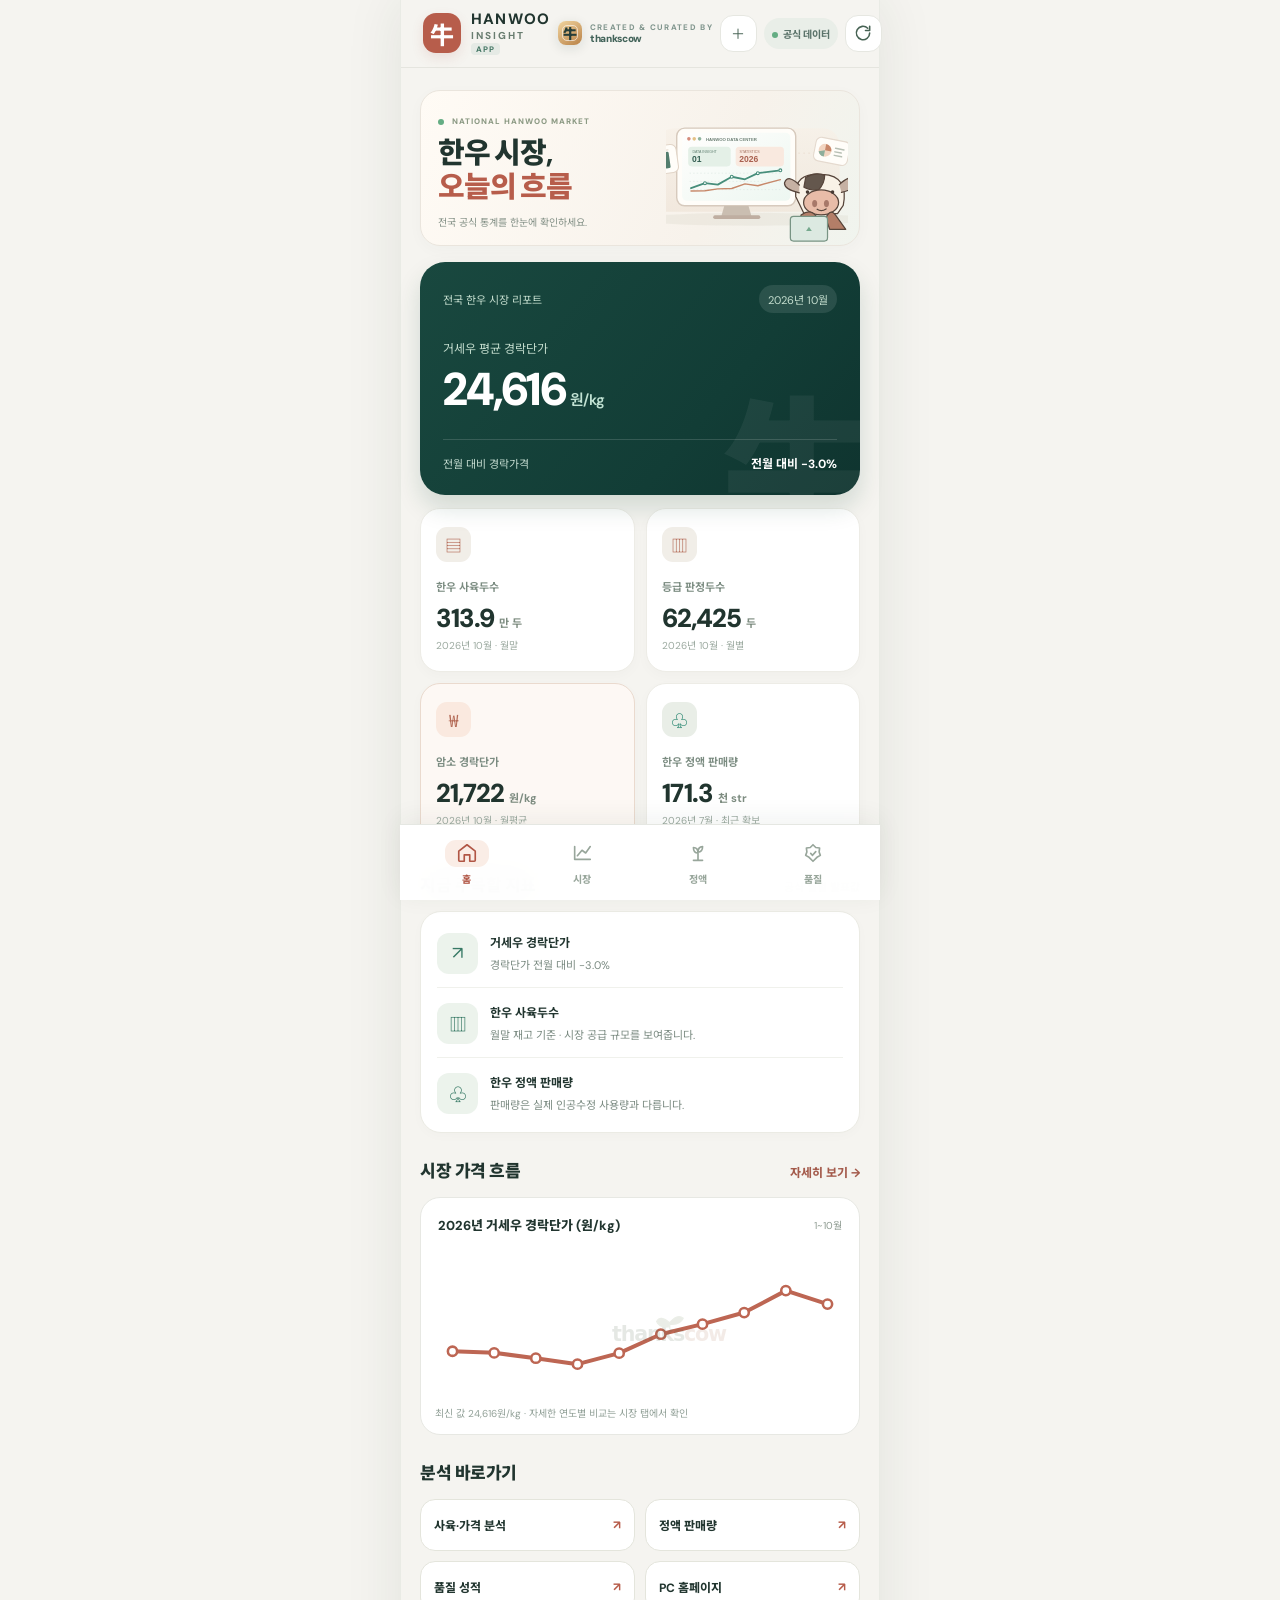
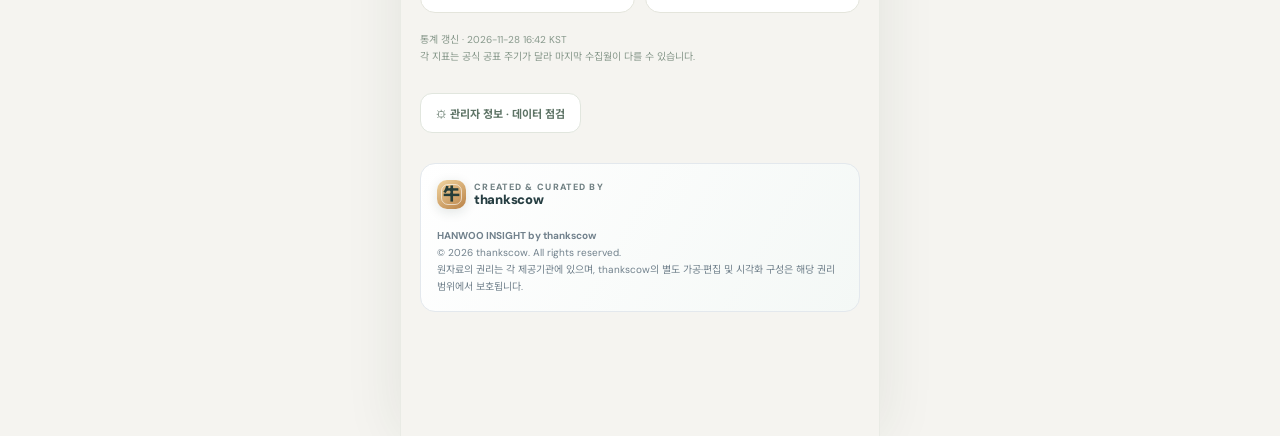
<file: app.html>
<!doctype html>
<html lang="ko">
<head>
<meta charset="utf-8"/>
<meta name="viewport" content="width=device-width, initial-scale=1, viewport-fit=cover"/>
<meta name="theme-color" content="#f5f4f0"/>
<meta name="description" content="한우 인사이트 — 전국 한우시장 최신 공개 통계 모바일 앱"/>
<meta name="apple-mobile-web-app-capable" content="yes"/>
<meta name="apple-mobile-web-app-title" content="한우 인사이트"/>
<meta name="apple-mobile-web-app-status-bar-style" content="default"/>
<link rel="manifest" href="./manifest.webmanifest"/>
<link rel="icon" type="image/png" sizes="192x192" href="./pwa/icon-192.png"/>
<link rel="apple-touch-icon" sizes="180x180" href="./pwa/apple-touch-icon.png"/>
<link rel="stylesheet" href="./calf-chart.css?v=1"/><link rel="stylesheet" href="./app.css?v=20261125calf2"/>
<title>HANWOO INSIGHT · 모바일 앱</title>
<script src="./calf-chart.js?v=1" defer></script><script src="./app.js?v=20261125calf2" defer></script>
<link rel="stylesheet" href="./thankscow-brand.css?v=8"/></head>
<body>
<div class="app-shell">
  <header class="app-header">
    <a class="app-brand" href="#home" aria-label="한우 인사이트 앱 홈">
      <span class="app-brand-mark" aria-hidden="true">牛</span>
      <span class="app-brand-text"><strong>HANWOO</strong><small>INSIGHT <span>APP</span></small></span>
    </a>
    <div class="header-actions">
      <span id="networkFlag" class="network-flag"><i></i>공식 데이터</span>
      <button id="refreshBtn" class="icon-button" type="button" aria-label="데이터 새로고침" title="데이터 새로고침">
        <svg width="20" height="20" viewBox="0 0 24 24" fill="none" stroke="currentColor" stroke-width="1.9" stroke-linecap="round" stroke-linejoin="round" aria-hidden="true"><path d="M20 12a8 8 0 1 1-2.34-5.66"/><path d="M20 4v5h-5"/></svg>
      </button>
    </div>
  </header>
  <div id="offlineNotice" class="offline-notice" hidden>오프라인 · 이전에 저장된 데이터일 수 있습니다.</div>
  <main id="appMain" class="app-main" tabindex="-1">
    <section id="home" class="app-screen" data-screen="home" aria-labelledby="homeTitle">
      <div class="home-eyebrow"><span class="pulse-dot"></span> NATIONAL HANWOO MARKET</div>
      <h1 id="homeTitle" class="hero-title">한우 시장,<br/><em>오늘의 흐름</em></h1>
      <p class="hero-description">전국 공식 통계를 한눈에 확인하세요.</p>
      <div id="homeContent" aria-live="polite"><div class="loading-block">시장 데이터 불러오는 중…</div></div>
    </section>
    <section id="market" class="app-screen" data-screen="market" aria-labelledby="marketTitle" hidden>
      <div class="section-eyebrow">MARKET ANALYTICS</div>
      <h1 id="marketTitle" class="screen-title">시장 분석<span class="title-dot">.</span></h1>
      <p class="screen-description">2024~2026년 · 같은 달을 나란히 비교해요.</p>
      <div id="marketContent"><div class="loading-block">시장 데이터 불러오는 중…</div></div>
    </section>
    <section id="semen" class="app-screen" data-screen="semen" aria-labelledby="semenTitle" hidden>
      <div class="section-eyebrow">BREEDING INDICATOR</div>
      <h1 id="semenTitle" class="screen-title">정액 판매량<span class="title-dot">.</span></h1>
      <p class="screen-description">2022~2026년 · 번식시장의 선행지표</p>
      <div id="semenContent"><div class="loading-block">정액 판매량 불러오는 중…</div></div>
    </section>
    <section id="quality" class="app-screen" data-screen="quality" aria-labelledby="qualityTitle" hidden>
      <div class="section-eyebrow">CARCASS QUALITY</div>
      <h1 id="qualityTitle" class="screen-title">품질 성적<span class="title-dot">.</span></h1>
      <p class="screen-description">전국 한우 · 성별 평균 성적과 육질등급</p>
      <div id="qualityContent"><div class="loading-block">품질 데이터 불러오는 중…</div></div>
    </section>
  </main>
  <nav class="bottom-tabs" aria-label="앱 하단 메뉴">
    <a href="#home" data-tab="home" aria-current="page"><span class="tab-icon" aria-hidden="true"><svg viewBox="0 0 24 24"><path d="m3 10 9-7 9 7v10a1 1 0 0 1-1 1h-5v-7H9v7H4a1 1 0 0 1-1-1z"/></svg></span><span>홈</span></a>
    <a href="#market" data-tab="market"><span class="tab-icon" aria-hidden="true"><svg viewBox="0 0 24 24"><path d="M4 19V5m0 14h17M7 15l5-6 4 3 5-7"/></svg></span><span>시장</span></a>
    <a href="#semen" data-tab="semen"><span class="tab-icon" aria-hidden="true"><svg viewBox="0 0 24 24"><path d="M12 20V8m0 4c-3.5 0-5-2-5-6 3.5 0 5 2 5 6zm0-1c0-4 1.5-6 5-6 0 4-1.5 6-5 6zM7 20h10"/></svg></span><span>정액</span></a>
    <a href="#quality" data-tab="quality"><span class="tab-icon" aria-hidden="true"><svg viewBox="0 0 24 24"><path d="m12 3 3 3 4.2.6-.5 4.2 1.3 3.8-3.7 2.1L12 21l-4.3-4.3L4 14.6l1.3-3.8-.5-4.2L9 6z"/><path d="m9.5 12.5 2 2 3.5-4"/></svg></span><span>품질</span></a>
  </nav>
</div>
<div id="appDialog" class="sheet-backdrop" hidden role="dialog" aria-modal="true" aria-label="앱 안내">
  <div class="sheet-card"><div class="sheet-handle"></div><h2 id="sheetTitle"></h2><p id="sheetText"></p><button type="button" id="sheetClose">확인</button></div>
</div>
<script src="data-health-widget.js" defer></script>
<script src="./thankscow-brand.js?v=8" defer></script>
</body>
</html>
</file>
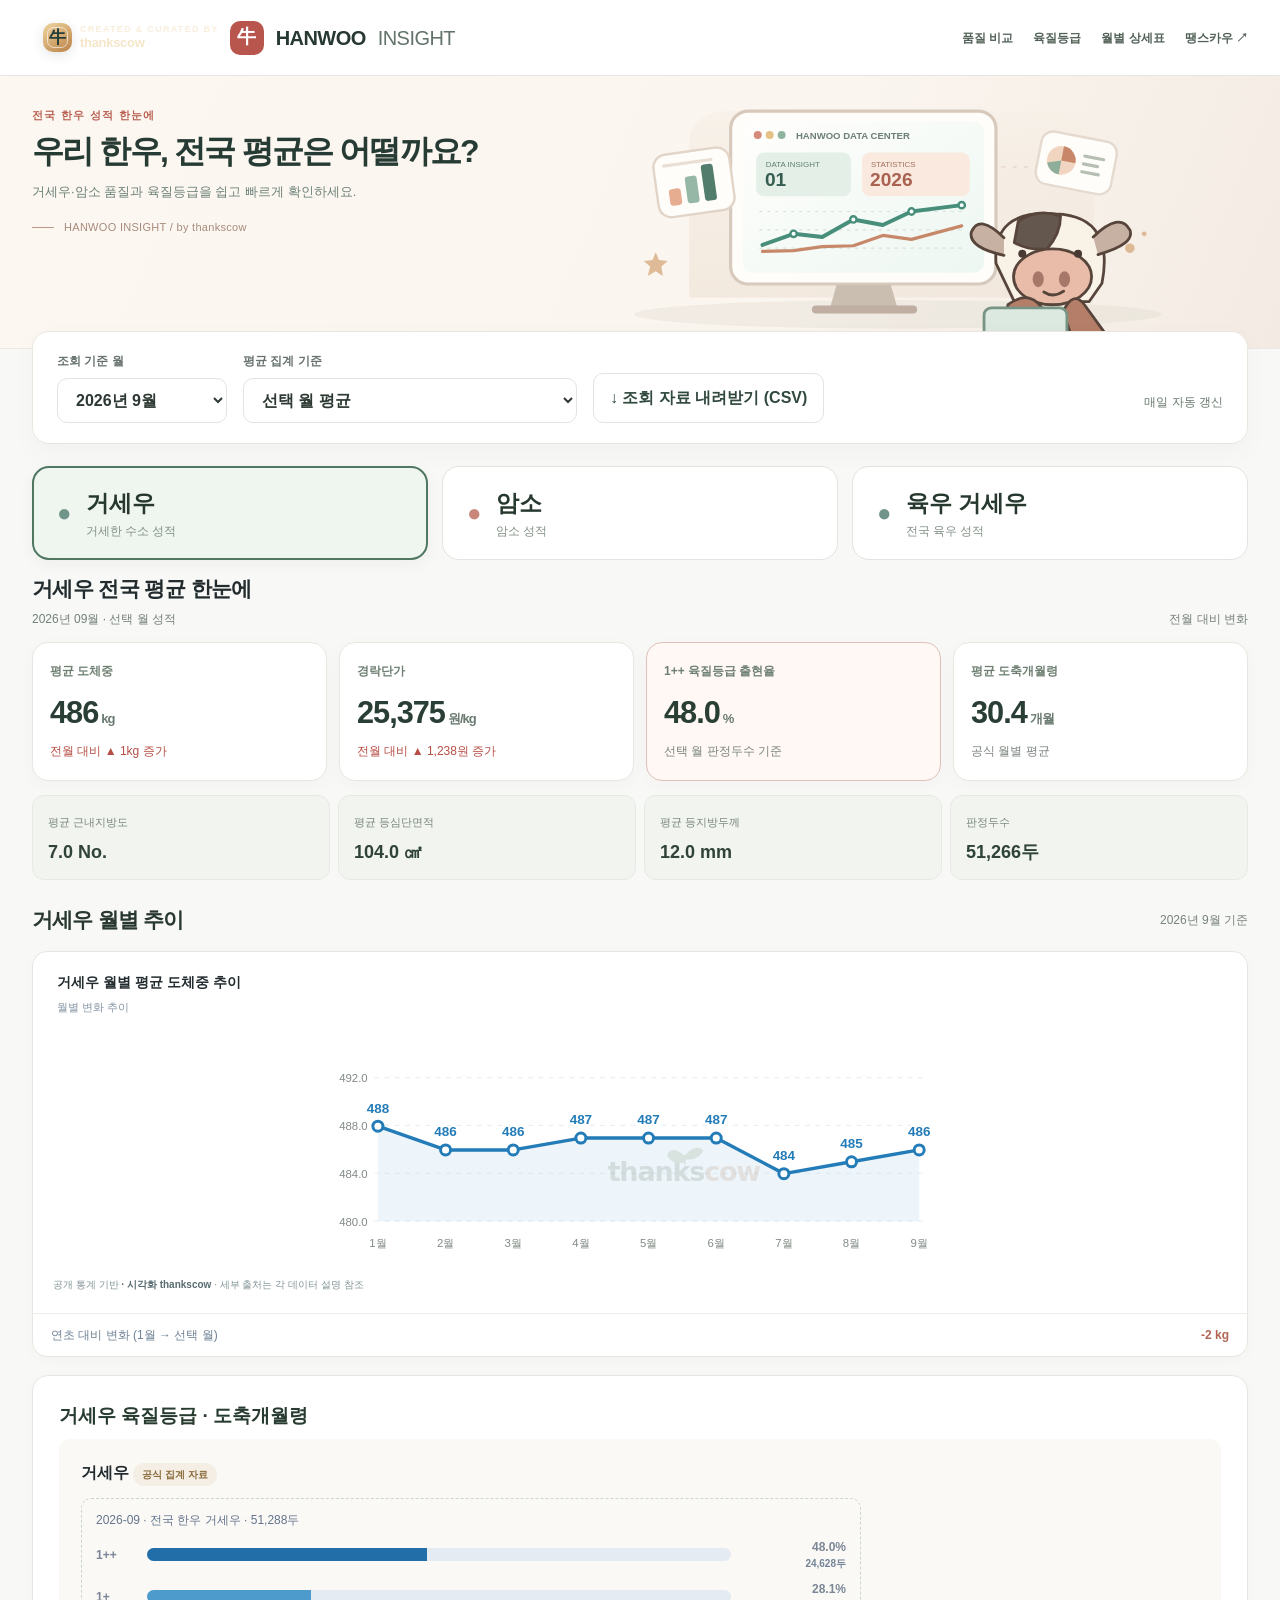
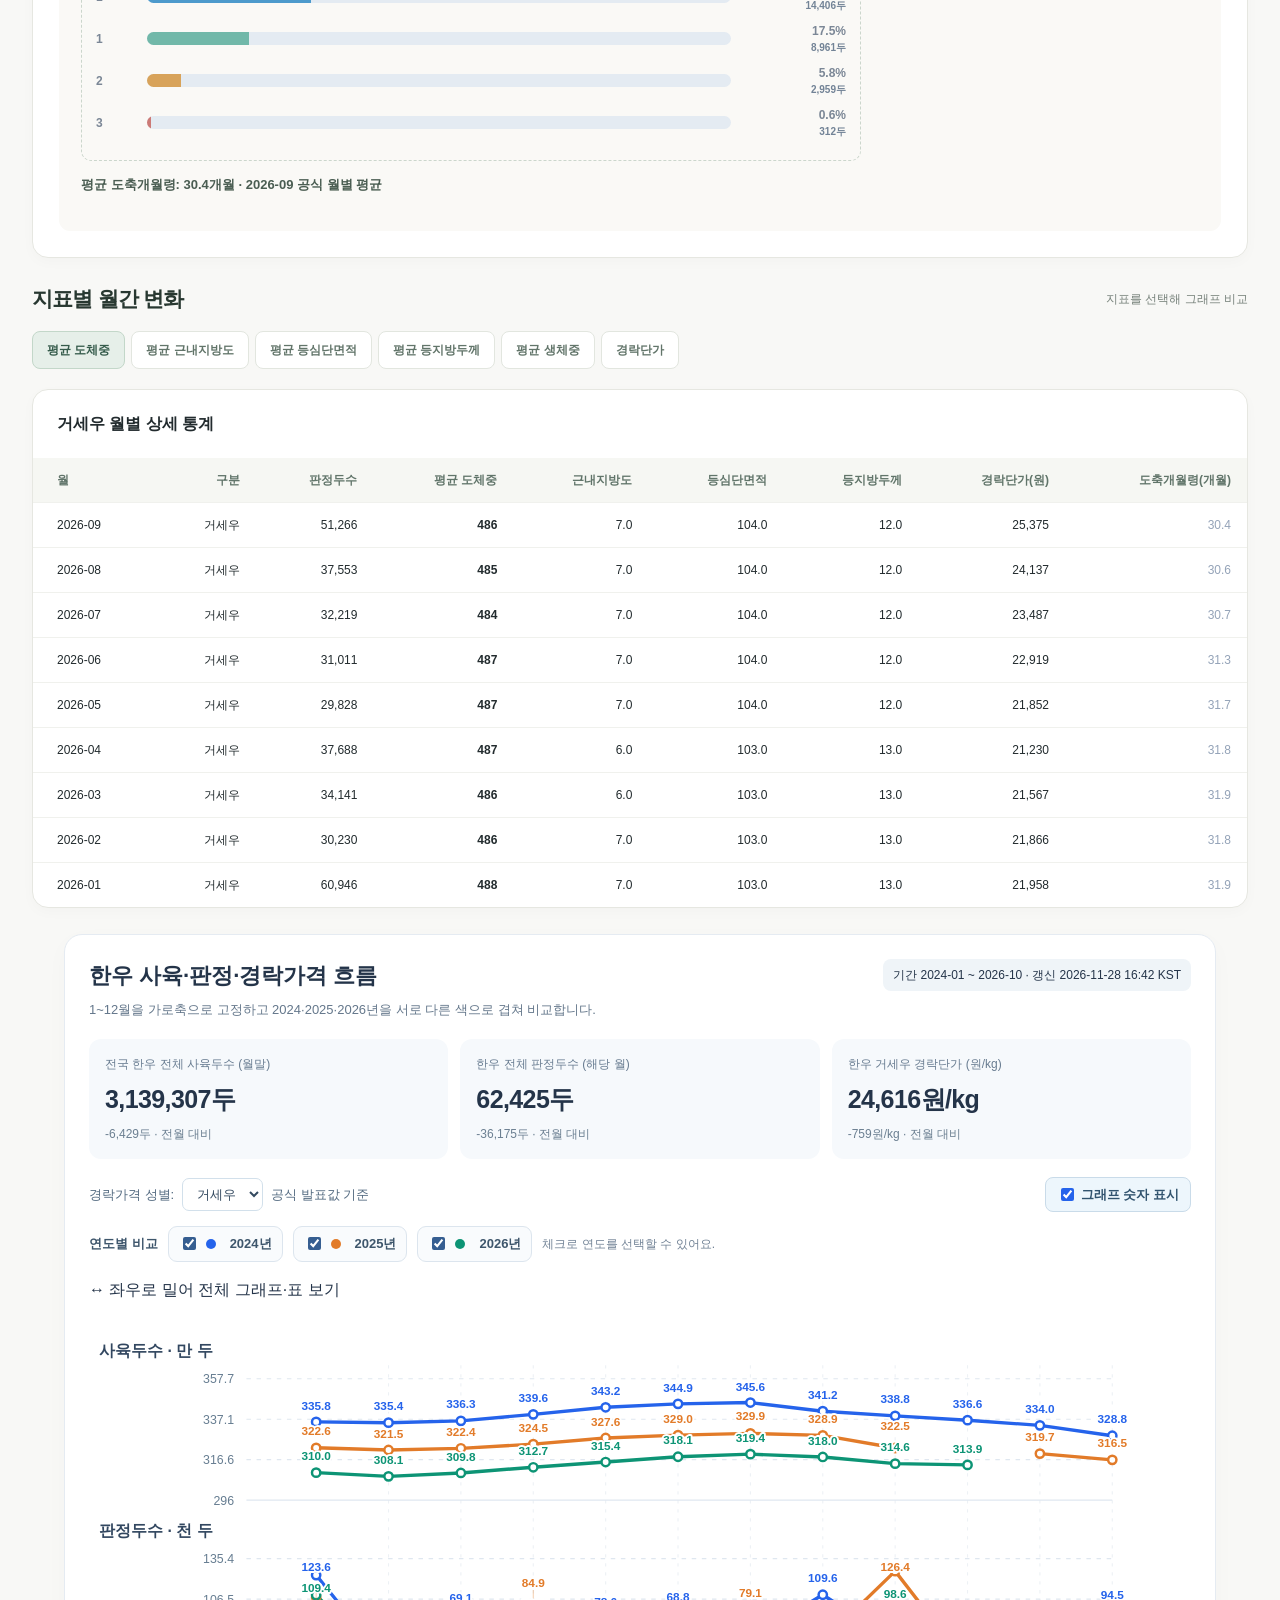
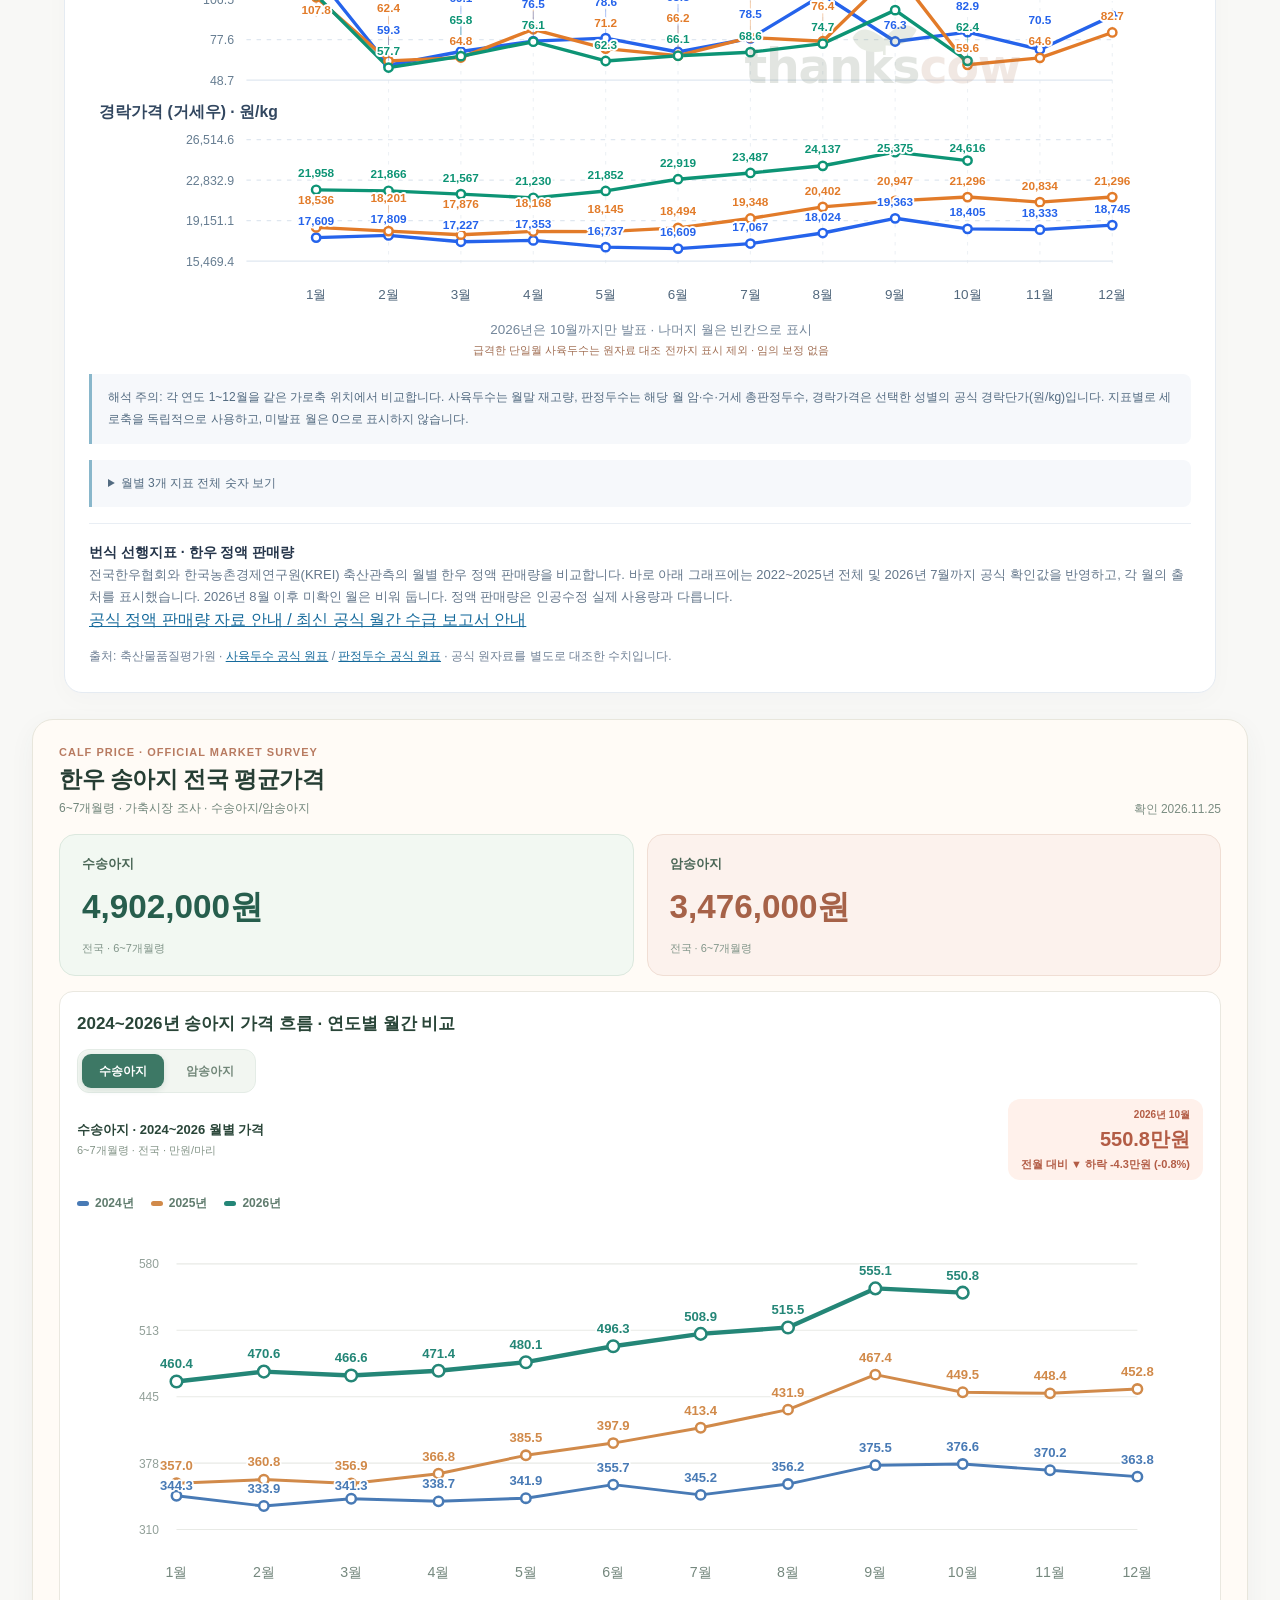
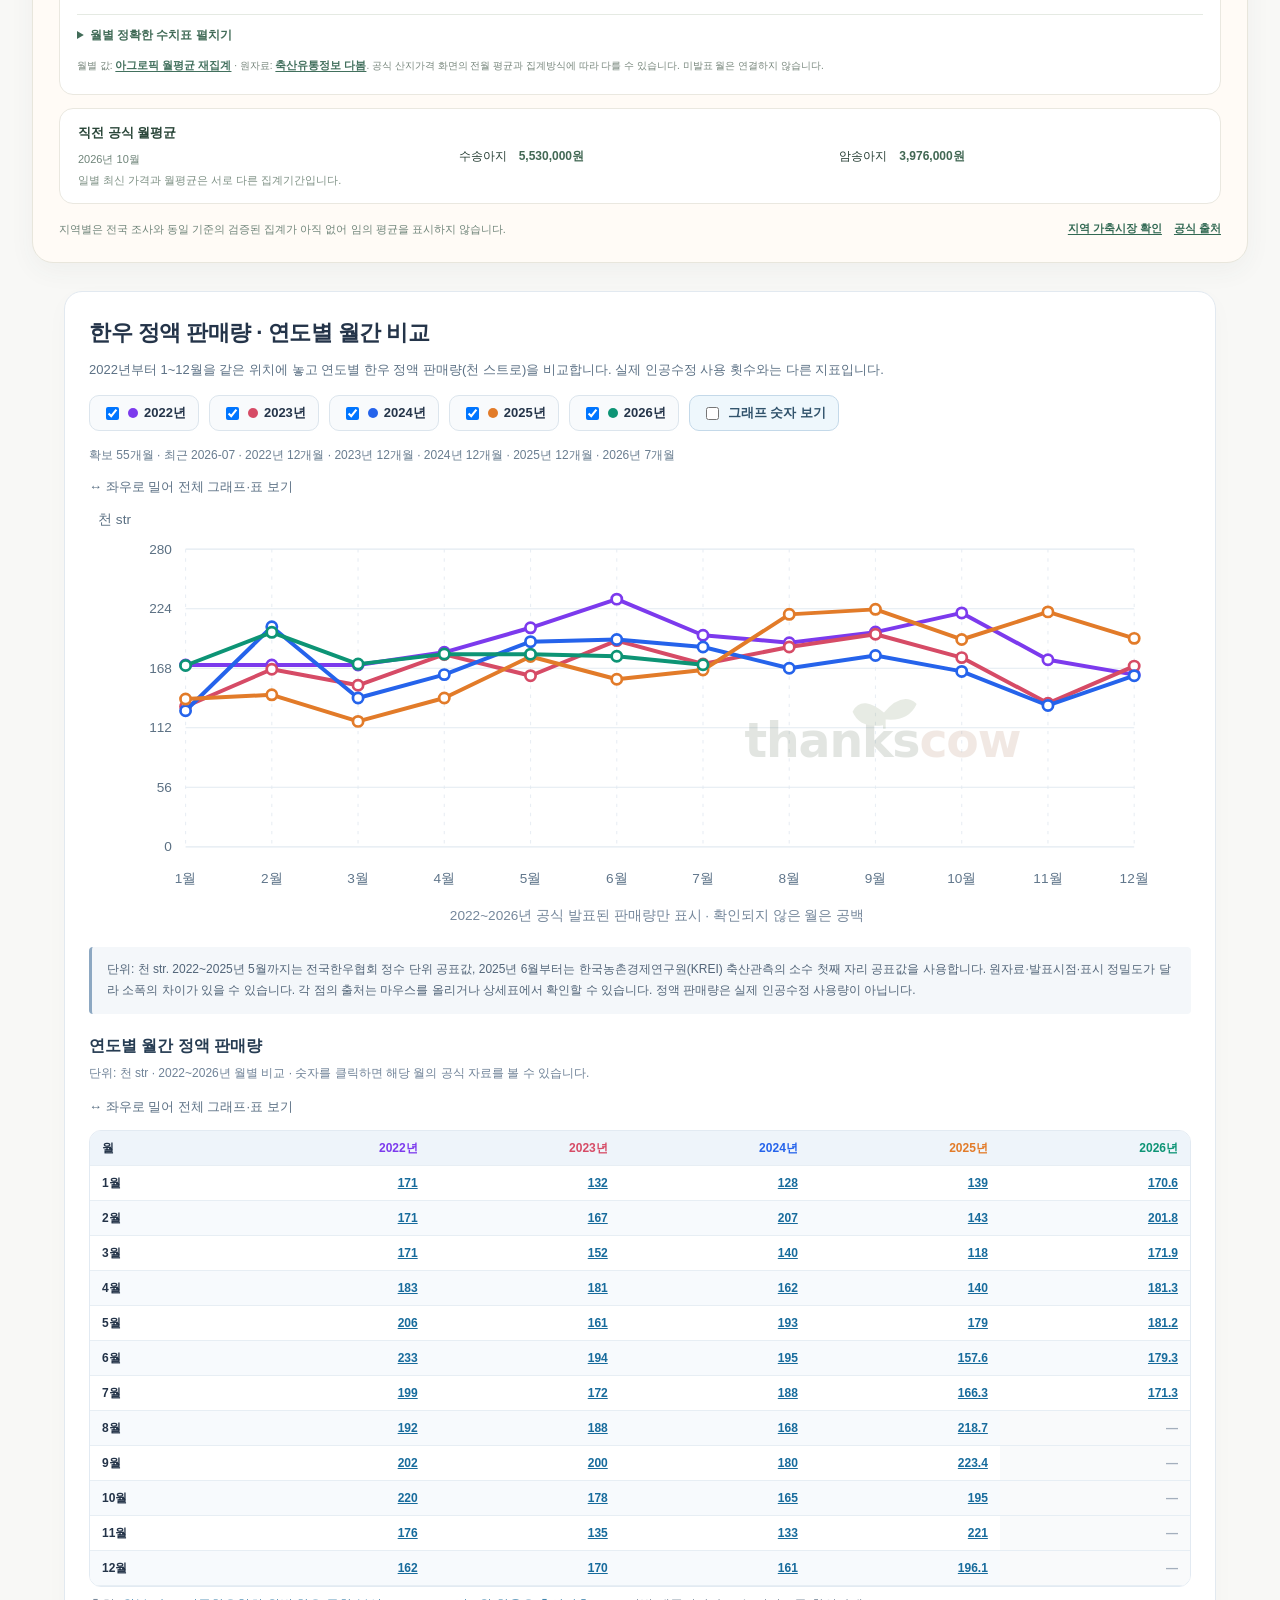
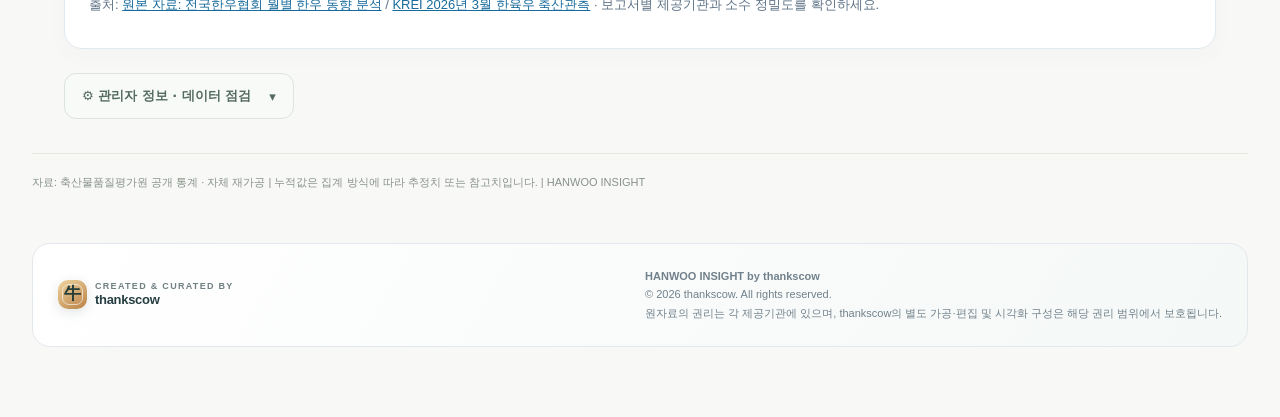
<file: dashboard_template.html>
<!DOCTYPE html>
<html lang="ko"><head><meta charset="utf-8"/><meta content="width=device-width,initial-scale=1" name="viewport"/><meta content="#fcfaf6" name="theme-color"/><title>한우 인사이트 | 전국 품질 성적 대시보드</title><script>
(function(){
  var params=new URLSearchParams(location.search);
  if(window.matchMedia('(max-width: 820px)').matches&&!params.has('desktop')&&!params.has('web')){
    location.replace('./app.html'+location.hash);
  }
})();
</script><style>
:root{font-family:Apple SD Gothic Neo,Pretendard,SUIT,-apple-system,BlinkMacSystemFont,"Segoe UI",sans-serif;color:#192945;background:#f4f7fb}*{box-sizing:border-box}body{margin:0}button,select{font:inherit}button{cursor:pointer}.shell{max-width:1440px;margin:0 auto;padding:0 32px 70px}header{background:#0d1b35;color:white}.top{max-width:1440px;margin:auto;padding:21px 32px;display:flex;align-items:center;justify-content:space-between}.brand{font-size:20px;font-weight:800;letter-spacing:-.7px;display:flex;align-items:center;gap:12px}.logo{width:34px;height:34px;border-radius:11px;background:linear-gradient(145deg,#75dcca,#48a4ef);display:grid;place-items:center;color:#102b44;font-size:20px}.topsmall{color:#a7b5cd;font-size:12px}.hero{background:linear-gradient(110deg,#122b50,#123a5b 68%,#0b5c68);color:white;padding:49px 0 58px}.hero h1{font-size:38px;line-height:1.27;letter-spacing:-1.7px;margin:10px 0 13px}.hero p{color:#c4d3e4;line-height:1.8;margin:0;font-size:14px}.eyebrow{color:#76ead7;font-size:11px;letter-spacing:2px;font-weight:800}.hero-row{display:flex;justify-content:space-between;align-items:end;gap:20px}.hero-foot{display:flex;gap:10px;flex-wrap:wrap}.tag{background:#ffffff18;border:1px solid #ffffff30;border-radius:100px;padding:10px 13px;font-size:12px;color:#d8f2ff}.filterbox{position:relative;margin-top:-26px;background:white;box-shadow:0 12px 40px #1835590e;border-radius:17px;padding:20px 24px;display:flex;gap:16px;align-items:end;flex-wrap:wrap;border:1px solid #e9eff7}.field{display:grid;gap:8px;min-width:170px}.field label{font-size:12px;font-weight:700;color:#718098}.field select{border:1px solid #dbe4ed;padding:12px 36px 12px 14px;border-radius:10px;background:white;color:#21354a;font-weight:650}.smallbtn{border:1px solid #dae4ed;color:#243957;background:#fff;padding:12px 16px;border-radius:10px;font-weight:700}.status{margin-left:auto;color:#647991;font-size:12px;padding-bottom:12px}.dot{display:inline-block;width:7px;height:7px;background:#eaa64a;border-radius:50%;margin-right:7px}.sectionhead{display:flex;align-items:center;justify-content:space-between;margin:36px 0 16px;gap:10px}.sectionhead h2{font-size:21px;letter-spacing:-.7px;margin:0}.sub{color:#7d899c;font-size:12px}.panels{display:grid;grid-template-columns:1fr 1fr;gap:20px}.panel{background:white;border-radius:18px;border:1px solid #e6edf5;box-shadow:0 7px 25px #0d2e4a06;overflow:hidden}.panel-head{padding:23px 24px 13px;display:flex;align-items:center;justify-content:space-between}.sex-title{display:flex;align-items:center;gap:10px;font-size:20px;font-weight:800}.sexdot{width:10px;height:10px;border-radius:4px;background:#237cb7}.female .sexdot{background:#d48073}.count{font-size:12px;color:#6f8296;background:#f2f6fa;padding:7px 9px;border-radius:6px}.bigval{padding:5px 24px 18px}.bigval .label{font-size:12px;color:#7890a0}.bigval strong{font-size:34px;letter-spacing:-1.4px}.bigval small{font-size:15px;color:#7a8b9c;font-weight:550;margin-left:7px}.stats{display:grid;grid-template-columns:1fr 1fr;padding:0 24px 22px;gap:10px}.stat{background:#f6f9fc;border-radius:12px;padding:16px}.stat span{font-size:11px;color:#6f8294;display:block;margin-bottom:8px}.stat b{font-size:21px;letter-spacing:-.4px}.stat em{font-size:11px;color:#8394a3;font-style:normal;margin-left:4px}.chartbox{border-top:1px solid #eff2f7;padding:23px 20px 20px}.chart-title{font-weight:750;font-size:14px;margin-left:4px}.chart-sub{color:#8493a5;font-size:11px;margin:6px 0 8px 4px}.chart{width:100%;height:215px;display:block}.axis-text{fill:#91a0af;font-size:10px}.panel-foot{border-top:1px solid #edf2f6;padding:16px 24px;display:flex;justify-content:space-between;align-items:center;font-size:12px;color:#6f8294}.panel-foot b{color:#203650}.metric-controls{display:flex;gap:6px;flex-wrap:wrap}.metric-btn{border:1px solid #d9e4ee;border-radius:8px;padding:9px 14px;background:#fff;color:#60758a;font-size:12px;font-weight:700}.metric-btn.active{color:#176b9c;border-color:#98cfe8;background:#e9f6fc}.below{display:grid;grid-template-columns:1.2fr .8fr;gap:20px;margin-top:20px}.tablecard,.infocard{background:white;border:1px solid #e6edf5;border-radius:18px;overflow:hidden}.tablecard h3,.infocard h3{font-size:16px;margin:0;padding:22px 24px}.tablewrap{overflow:auto}.tbl{border-collapse:collapse;width:100%;white-space:nowrap;font-size:12px}.tbl th{background:#f4f8fc;color:#6c7e92;text-align:right;padding:13px 16px;font-weight:750}.tbl th:first-child,.tbl td:first-child{text-align:left;padding-left:24px}.tbl td{text-align:right;border-top:1px solid #edf1f6;padding:13px 16px}.tbl tr:hover{background:#f8fbfe}.infobody{padding:0 24px 24px;font-size:13px;color:#607389;line-height:1.85}.infobody b{color:#1d344f}.method{border-left:3px solid #47aac6;background:#f0f8fb;padding:14px 16px;margin:12px 0;border-radius:0 8px 8px 0}.footer{margin-top:28px;font-size:12px;line-height:1.85;color:#8492a1}.footer a{color:#286a9a}.ref{margin-left:auto;font-size:11px;color:#b7c9d8}@media(max-width:900px){.panels,.below{grid-template-columns:1fr}.hero-row{display:block}.hero-foot{margin-top:20px}.status{margin-left:0}.hero h1{font-size:30px}.shell,.top{padding-left:18px;padding-right:18px}.filterbox{padding:16px}.field{flex:1;min-width:138px}}@media(max-width:480px){.hero{padding:39px 0 53px}.hero h1{font-size:27px}.brand{font-size:17px}.topsmall{display:none}.panel-head{padding:20px 17px 12px}.bigval{padding-left:17px}.stats{padding:0 17px 18px}.chartbox{padding:16px 12px}.stat{padding:13px}.stat b{font-size:18px}}

/* DATA TRUST & EXTRA STATS: preserve existing visual design */
.trust-panel,.grade-panel{background:#fff;border:1px solid #e2eaf3;border-radius:17px;padding:23px;margin:21px 0 29px;box-shadow:0 4px 14px rgba(15,35,60,.035)}
.trust-grid{display:grid;grid-template-columns:repeat(4,minmax(0,1fr));gap:12px;margin:15px 0}.trust-cell{background:#f5f8fc;border-radius:10px;padding:12px 14px}.trust-cell small{display:block;color:#677c91;font-size:11px;margin-bottom:6px}.trust-cell strong{color:#203652;font-size:14px;word-break:break-word}.fine-note{color:#6e7e8e;line-height:1.7;font-size:12px}.grade-layout{display:grid;grid-template-columns:1fr 1fr;gap:14px}.grade-box{background:#f5f8fc;border-radius:11px;padding:17px}.grade-placeholder{border:1px dashed #b6c4d4;border-radius:10px;text-align:center;padding:25px 8px;margin-top:12px;color:#7b8796;font-size:14px}.muted-pill{display:inline-block;padding:4px 9px;border-radius:30px;background:#fff0d8;color:#8a601a;font-size:11px;font-weight:700}.grade-legend{display:flex;flex-wrap:wrap;gap:7px;margin:13px 0 0}.grade-legend span{font-size:11px;background:#e8eef5;border-radius:6px;padding:5px 9px;color:#465a72}.trust-panel h3,.grade-panel h3{margin:0 0 9px;color:#1e3351;font-size:19px}@media(max-width:840px){.trust-grid{grid-template-columns:repeat(2,1fr)}.grade-layout{grid-template-columns:1fr}}@media(max-width:480px){.trust-grid{grid-template-columns:1fr 1fr}.trust-panel,.grade-panel{padding:16px}}

/* HANWOO INSIGHT — minimal farm-first design v1 (visual only) */
:root{color:#222b2e;background:#f8f8f6}body{background:#f8f8f6;color:#222b2e;line-height:1.5}
header{background:#fff;color:#25312c;border-bottom:1px solid #e7e8e3}.top{padding-top:17px;padding-bottom:17px}.brand{color:#273831;letter-spacing:-.55px}.brand span{color:#63736a!important;font-weight:500!important}.logo{background:#b54d44;color:white;border-radius:10px;font-size:19px}.topsmall{color:#777f7a}
.hero{background:#fcfaf6;color:#263b33;padding:50px 0 55px;border-bottom:1px solid #eee9e3}.hero h1{font-size:clamp(29px,3.4vw,43px);letter-spacing:-1.8px;line-height:1.3;margin:12px 0 15px}.hero p{color:#66736b;font-size:14px}.eyebrow{color:#ae5145;letter-spacing:1.3px;font-size:11px}.hero-foot{max-width:290px;justify-content:flex-end}.tag{background:#fff;border:1px solid #eadfd7;color:#745e55;font-weight:600}.tag:first-child{background:#f4ebe6;color:#a24d43}.filterbox{box-shadow:0 8px 26px #24392a08;border-color:#e9e7e0;margin-top:-22px}.field label{color:#68736e}.field select{border-color:#e1e4df;color:#2e3933}.field select:focus-visible,button:focus-visible{outline:3px solid #bbd6cd;outline-offset:2px}.smallbtn{border-color:#e1e4df;color:#32493e}.smallbtn:hover,.metric-btn:hover{border-color:#aaae9f;background:#f9f9f6}.status{color:#6f7771}.dot{background:#78a17c}
.shell{max-width:1320px}.sectionhead h2{font-size:22px;letter-spacing:-.8px;color:#283831}.sectionhead{margin-top:32px}.sub{color:#77827b}
.panel,.tablecard,.infocard,.trust-panel,.grade-panel{border-color:#e6e7e1;border-radius:16px;box-shadow:0 4px 14px #25382006;background:#fff}.panels{gap:16px}.panel-head{padding-top:23px}.sex-title{color:#24332d}.sexdot{background:#607d76;border-radius:50%}.female .sexdot{background:#bc766b}.count{background:#f3f4f1;color:#65756a}.bigval .label,.stat span{color:#6b7770}.bigval strong{color:#23342b}.stat{background:#f7f8f5;border:1px solid #f0f1ec}.stat b{color:#283831}.chartbox{border-top-color:#edf0e9}.axis-text{fill:#818a84}.panel-foot{border-color:#eeeee8}.metric-btn{border-color:#e2e6df;color:#62756a}.metric-btn.active{background:#e6efe9;color:#355b4b;border-color:#c3d7c9}
.trust-panel,.grade-panel{margin:20px 0 25px;padding:21px 23px}.trust-panel h3,.grade-panel h3{color:#273b30}.trust-cell,.grade-box{background:#f8f8f5}.trust-cell strong{color:#314338}.fine-note{color:#6d7771}.grade-placeholder{border-color:#cbd6cc}.muted-pill{background:#f4eee5;color:#896a3a}.grade-legend span{background:#e9ede8;color:#516457}
.tbl th{background:#f6f7f3;color:#61756a}.tbl td{border-color:#f0f1ed}.tbl tr:hover{background:#f8faf7}.infobody{color:#607067}.infobody b{color:#284638}.method{border-left-color:#8ea995;background:#eff5ef}.footer{color:#819088}.footer a{color:#4b7660}
a{color:#436e60}a:hover{text-decoration-color:#a65a4c}
.quick-steps{display:flex;gap:12px;flex-wrap:wrap;margin:14px 0 0}.quick-steps span{font-size:12px;color:#66756a;background:#fff;border:1px solid #e4e5dd;border-radius:30px;padding:7px 12px}.quick-steps b{color:#ad574d}
.mini-nav{display:flex;gap:20px;margin-left:auto;align-items:center}.mini-nav a{font-size:12px;color:#526157;text-decoration:none;font-weight:700}.mini-nav a:hover{color:#b45047}
.trust-panel{margin-top:26px}.grade-panel{margin-top:26px}
@media(max-width:900px){.hero-foot{justify-content:flex-start;max-width:none}.mini-nav{display:none}.hero{padding:43px 0 51px}}
@media(max-width:480px){.hero{padding:34px 0 46px}.hero h1{font-size:28px}.hero-foot{gap:6px}.tag{font-size:10px;padding:7px 10px}.quick-steps span{font-size:11px;padding:6px 8px}.top{padding-top:14px;padding-bottom:14px}.trust-panel,.grade-panel{padding:16px}.stat{padding:12px}}

/* Farm-first accessible dashboard: combined visual revision */
:root{--red:#b8554d;--dark:#29352f;--muted:#66746c;--cream:#fbfaf7}
.hero{padding:34px 0 44px;background:linear-gradient(110deg,#fffaf5,#f9f0e9 70%,#f8e7e2)}
.hero h1{font-size:clamp(28px,3vw,39px);line-height:1.23;margin:6px 0 9px}
.hero p{font-size:13px}.hero-foot{display:none}.filterbox{margin-top:-18px}
.brand .logo{background:#b8554d}.eyebrow{color:#a8443d}
.trust-panel{margin:12px 0 0;padding:9px 16px;background:transparent;border:0;box-shadow:none}
.trust-panel h3,.trust-panel p{display:none}.trust-grid{margin:0;display:flex;gap:18px;flex-wrap:wrap}
.trust-cell{padding:0;background:transparent;display:flex;align-items:center;gap:6px}
.trust-cell small{margin:0;font-size:11px}.trust-cell strong{font-size:11px;color:#66746c}
.trust-cell:nth-child(3),.trust-cell:nth-child(4){display:none}
#quality{margin-top:24px}.sectionhead h2{font-size:21px}
.panels{gap:16px}.panel-head{padding:18px 20px 5px}.bigval{padding:5px 20px 15px}.bigval strong{font-size:37px}
.stats{padding:0 20px 18px;gap:8px}.stat{padding:12px 14px;background:#f7f8f5}.stat span{font-size:12px}.stat b{font-size:20px}
.stat:nth-child(6){background:#fff3ed;border-color:#efd9cd}.stat:nth-child(6) b{color:#95433d}
.grade-panel{margin-top:19px;padding:20px}.grade-panel>.fine-note{display:none}.grade-panel h3{font-size:20px}
.grade-box{background:#faf9f6}.grade-legend{display:none}.grade-box .fine-note{font-weight:650;color:#4a5d52;font-size:13px}
.muted-pill{font-size:10px}.grade-layout{gap:13px}
.below{display:block}.below .tablecard{width:100%}.infocard{display:none}
.footer{border-top:1px solid #e5e7df;padding:18px 0;margin-top:25px;font-size:11px;color:#87918a}
.topsmall{display:none}.status{color:#68786d}.smallbtn{white-space:nowrap}
@media(max-width:900px){.trust-grid{gap:9px 15px}.hero{padding:30px 0 41px}}
@media(max-width:480px){.hero h1{font-size:27px}.trust-cell:nth-child(2){display:none}.bigval strong{font-size:33px}.stat b{font-size:18px}.grade-panel{padding:15px}}

/* V3: sex-first screen — one independent category at a time */
.sex-picker{display:grid;grid-template-columns:1fr 1fr;gap:14px;margin:29px 0 8px}
.sex-choice{border:1px solid #e2e5df;background:white;border-radius:17px;padding:19px 24px;text-align:left;display:flex;gap:14px;align-items:center;color:#51665b;transition:background .15s,border .15s,transform .15s}
.sex-choice strong{display:block;font-size:23px;color:#27392f}.sex-choice small{display:block;font-size:12px;color:#829086;margin-top:2px}
.sex-choice .sex-icon{font-size:24px;color:#70948a}.sex-choice#chooseFemale .sex-icon{color:#c9877c}
.sex-choice.is-on{background:#eff5ef;border:2px solid #507761;padding:18px 23px;box-shadow:0 4px 16px #304b3c0c}
.sex-choice#chooseFemale.is-on{background:#fff3ef;border-color:#b65c52}
.sex-choice:hover{transform:translateY(-1px)}.panels{grid-template-columns:minmax(0,1fr);max-width:950px;margin:auto}
body[data-sex="male"] .panels>.female,body[data-sex="female"] .panels>.male{display:none}
.grade-layout{grid-template-columns:1fr;max-width:950px;margin:auto}
body[data-sex="male"] .grade-box:nth-child(2),body[data-sex="female"] .grade-box:nth-child(1){display:none}
.panel .stats{grid-template-columns:repeat(3,1fr)}.panel .chart{max-width:840px;margin:auto;height:245px}
.grade-box{padding:22px}.grade-panel{padding:26px}.grade-box .grade-placeholder{max-width:780px}
.sex-note{font-size:12px;color:#8b7b70;padding:10px 0 0}
@media(max-width:650px){.sex-picker{gap:9px}.sex-choice{padding:15px 12px;gap:8px}.sex-choice.is-on{padding:14px 11px}.sex-choice strong{font-size:19px}.sex-choice small{font-size:10px}.panel .stats{grid-template-columns:repeat(2,1fr)}.grade-panel{padding:14px}}

/* V4 farmer-first dashboard */
.hero{padding:32px 0 50px}.hero h1{font-size:clamp(24px,3vw,34px)}.hero p{max-width:580px}.sex-picker{margin:22px 0 10px;max-width:none}
.sex-choice{min-height:94px}.sectionhead{margin-top:22px}.panels,.grade-layout{max-width:none}
.farmer-overview{margin:13px 0 12px;display:grid;gap:14px}
.farmer-head{display:flex;align-items:end;justify-content:space-between;gap:12px;flex-wrap:wrap}
.farmer-head h2{font-size:21px;margin:0;letter-spacing:-.6px}.farmer-head p{color:#738078;font-size:12px;margin:5px 0 0}
.farmer-primary{display:grid;grid-template-columns:repeat(4,minmax(0,1fr));gap:12px}
.farmer-tile{min-width:0;background:#fff;border:1px solid #e7e7e2;border-radius:16px;padding:19px 17px;box-shadow:0 4px 18px #253f2c07}
.farmer-tile.highlight{border-color:#dfc1ba;background:#fff8f5}
.farmer-label{font-size:12px;color:#6f8073;font-weight:700}.farmer-value{margin:10px 0 6px;font-size:clamp(25px,2.4vw,36px);font-weight:850;letter-spacing:-1px;white-space:nowrap;color:#293e34}
.farmer-unit{font-size:13px;color:#6a7a70;font-weight:600;margin-left:3px}
.farmer-delta{font-size:12px;color:#7a837c;min-height:19px}.farmer-delta.up{color:#b54e44}.farmer-delta.down{color:#3e7e68}
.farmer-secondary{display:grid;grid-template-columns:repeat(4,minmax(0,1fr));gap:8px}
.farmer-mini{background:#f1f4ef;border:1px solid #e6eae4;border-radius:12px;padding:13px 15px}.farmer-mini strong{display:block;font-size:18px;color:#304338;margin-top:6px}.farmer-mini small{font-size:11px;color:#79877c}
/* The standalone KPI area replaces duplicated KPI text inside trend cards; chart remains intact. */
.panels .panel-head,.panels .bigval,.panels .stats{display:none}
.panels .panel .chartbox{border-top:none;padding-top:20px}.panels .panel{border-radius:15px}.panels .panel-foot{padding:12px 18px}
.grade-panel{margin-top:18px}.grade-panel h3{font-size:19px}
@media(max-width:850px){.farmer-primary{grid-template-columns:repeat(2,minmax(0,1fr))}.farmer-secondary{grid-template-columns:repeat(2,minmax(0,1fr))}}
@media(max-width:500px){.farmer-tile{padding:15px 12px}.farmer-value{font-size:27px}.farmer-mini{padding:11px}.farmer-head h2{font-size:19px}.sex-choice{min-height:80px}}
</style><style>
.sex-picker{grid-template-columns:repeat(3,minmax(0,1fr))}
body[data-sex="beef"] .farmer-overview,body[data-sex="beef"] .sectionhead,body[data-sex="beef"] .panels,body[data-sex="beef"] #grades,body[data-sex="beef"] #metricControls,body[data-sex="beef"] #details{display:none!important}
body[data-sex="beef"] #nationalBeef{display:grid!important;gap:14px;margin-top:20px}
@media(max-width:650px){.sex-choice strong{font-size:16px}.sex-choice small{font-size:10px}.sex-choice{padding:11px 8px}.sex-picker{gap:7px}}
</style><link rel="manifest" href="./manifest.webmanifest"/>
<link rel="icon" type="image/png" sizes="192x192" href="./pwa/icon-192.png"/>
<link rel="apple-touch-icon" sizes="180x180" href="./pwa/apple-touch-icon.png"/>
<link rel="stylesheet" href="./mobile.css"/>
<meta name="apple-mobile-web-app-capable" content="yes"/>
<meta name="apple-mobile-web-app-title" content="한우 인사이트"/>
<meta name="apple-mobile-web-app-status-bar-style" content="default"/>
<meta name="application-name" content="HANWOO INSIGHT"/>
<meta name="mobile-web-app-capable" content="yes"/>
<link rel="stylesheet" href="./thankscow-brand.css?v=8"/><link rel="stylesheet" href="./calf-chart.css?v=1"/><link rel="stylesheet" href="./calf-prices.css?v=2"/></head><body>
<header><div class="top"><div class="brand"><div class="logo">牛</div>HANWOO <span style="font-weight:400;color:#afbdd0">INSIGHT</span></div><nav aria-label="바로가기" class="mini-nav"><a href="#quality">품질 비교</a><a href="#grades">육질등급</a><a href="#details">월별 상세표</a><a href="https://www.youtube.com/@thankscow" rel="noopener" target="_blank">땡스카우 ↗</a></nav><div class="topsmall">공식 공개자료 기반</div></div></header>
<div class="hero"><div class="shell hero-row"><div><div class="eyebrow">전국 한우 성적 한눈에</div><h1>우리 한우, 전국 평균은 어떨까요?</h1><p>거세우·암소 품질과 육질등급을 쉽고 빠르게 확인하세요.</p></div><div class="hero-foot"><span class="tag">✓ 전국 통계</span><span class="tag">✓ 축산물품질평가원 자료</span><span class="tag">월별·누적 비교</span></div></div></div>
<main class="shell"><div class="filterbox"><div class="field"><label for="month">조회 기준 월</label><select id="month"></select></div><div class="field"><label for="mode">평균 집계 기준</label><select id="mode"><option value="month">선택 월 평균</option><option value="ytd">1월부터 선택 월까지 누적 평균(추정)</option></select></div><button class="smallbtn" id="csv">↓ 조회 자료 내려받기 (CSV)</button><div class="status">매일 자동 갱신</div></div>
<section aria-labelledby="trustTitle" class="trust-panel"><h3 id="trustTitle">갱신 정보</h3><div class="trust-grid"><div class="trust-cell"><small>최신 자료</small><strong id="trustMonth">2026년 9월</strong></div><div class="trust-cell"><small>마지막 확인</small><strong id="trustFetched">확인되지 않음</strong></div><div class="trust-cell"><small>공표일</small><strong id="trustPublished">확인되지 않음</strong></div><div class="trust-cell"><small>상태</small><strong id="trustStatus">저장 자료 · 자동 점검 예정</strong></div></div></section>

<div class="sex-picker" role="tablist" aria-label="조회할 한우 구분">
<button type="button" role="tab" class="sex-choice is-on" id="chooseMale" aria-selected="true"><span class="sex-icon">●</span><span><strong>거세우</strong><small>거세한 수소 성적</small></span></button>
<button type="button" role="tab" class="sex-choice" id="chooseFemale" aria-selected="false"><span class="sex-icon">●</span><span><strong>암소</strong><small>암소 성적</small></span></button>
<button type="button" role="tab" class="sex-choice" id="chooseBeef" aria-selected="false"><span class="sex-icon">●</span><span><strong>육우 거세우</strong><small>전국 육우 성적</small></span></button></div><style>.national-beef .beef-grade-priority{background:#fff5ed;border:1px solid #e6c6af}.national-beef #beefNGrade1{color:#ad6148}.national-beef #beefGradeNote{font-size:11px;color:#896e60;margin-top:7px;line-height:1.5}.beef-grade-trend{background:#fffaf5}</style><section class="national-beef" id="nationalBeef" aria-label="육우 거세우 전국 성적" hidden>
 <div class="farmer-head"><div><h2>육우 거세우 · 전국 평균</h2><p id="beefPeriod">선택한 기간 공식 집계</p></div><span class="sub">전체 체중 구간 · 전국 기준</span></div>
 <div class="farmer-primary">
 <div class="farmer-tile"><div class="farmer-label">등급판정두수</div><div class="farmer-value" id="beefNCount">—</div></div>
 <div class="farmer-tile"><div class="farmer-label">평균 도체중</div><div class="farmer-value" id="beefNWeight">—</div></div>
 <div class="farmer-tile highlight"><div class="farmer-label">경락단가</div><div class="farmer-value" id="beefNPrice">—</div></div>
 <div class="farmer-tile highlight beef-grade-priority"><div class="farmer-label">육우 1등급 이상 출현율</div><div class="farmer-value" id="beefNGrade1">—</div><div id="beefGradeNote" class="farmer-delta">공식 육질등급 자료 확인 중</div></div>
 </div>
 <div class="farmer-secondary">
 <div class="farmer-mini"><small>평균 도축개월령</small><strong id="beefNAge" data-age-cumulative-version="v2-20261030">—</strong></div>
 <div class="farmer-mini"><small>등심단면적</small><strong id="beefNArea">—</strong></div>
 <div class="farmer-mini"><small>등지방두께</small><strong id="beefNFat">—</strong></div>
 <div class="farmer-mini"><small>평균 생체중</small><strong id="beefNLive">—</strong></div>
 </div>
 <div class="tablecard beef-grade-trend" style="margin-top:18px"><h3>육우 거세우 · 1등급 이상 출현율 추이</h3><div id="beefGradeTrend" style="color:#76887d;font-size:12px;padding:13px 0">공식 등급별 자료 확인 중</div><p class="sex-note">1++, 1+, 1등급 두수의 합계 ÷ 육우 거세우 전체 등급판정두수. 근내지방도 평균으로 추정하지 않습니다.</p></div><div class="tablecard" style="margin-top:18px"><h3>육우 거세우 월별 성적</h3><div class="tablewrap"><table class="tbl"><thead><tr><th>월</th><th>판정두수</th><th>도체중(kg)</th><th>1등급 이상 출현율</th><th>근내지방도</th><th>등심단면적(㎠)</th><th>등지방두께(mm)</th><th>경락단가(원)</th><th>도축개월령</th></tr></thead><tbody id="beefNationalRows"><tr><td colspan="9">자료 불러오는 중</td></tr></tbody></table></div></div>
 <p class="sex-note">공식 통계표 기준 전국 평균입니다. 미발표 월은 임의 수치로 채우지 않습니다. 누적 평균은 판정두수 가중 추정치입니다.</p>
 </section><section class="farmer-overview" aria-label="선택한 성별 핵심 성적">
  <div class="farmer-head"><div><h2 id="farmerTitle">거세우 전국 평균 한눈에</h2><p id="farmerSubtitle">2026년 선택한 기간의 주요 통계</p></div><span class="sub" id="farmerPeriodHint">전월 대비 변화는 선택 월 기준</span></div>
  <div class="farmer-primary">
    <div class="farmer-tile"><div class="farmer-label">평균 도체중</div><div class="farmer-value"><span id="quickWeight">—</span><span class="farmer-unit">kg</span></div><div class="farmer-delta" id="deltaWeight">—</div></div>
    <div class="farmer-tile"><div class="farmer-label">경락단가</div><div class="farmer-value"><span id="quickPrice">—</span><span class="farmer-unit">원/kg</span></div><div class="farmer-delta" id="deltaPrice">—</div></div>
    <div class="farmer-tile highlight"><div class="farmer-label">1++ 육질등급 출현율</div><div class="farmer-value"><span id="quickGrade">—</span><span class="farmer-unit">%</span></div><div class="farmer-delta" id="deltaGrade">등급 자료 불러오는 중</div></div>
    <div class="farmer-tile"><div class="farmer-label">평균 도축개월령</div><div class="farmer-value"><span id="quickAge">—</span><span class="farmer-unit">개월</span></div><div class="farmer-delta" id="deltaAge">월령 자료 불러오는 중</div></div>
  </div>
  <div class="farmer-secondary">
    <div class="farmer-mini"><small>평균 근내지방도</small><strong id="quickMarbling">—</strong></div>
    <div class="farmer-mini"><small>평균 등심단면적</small><strong id="quickArea">—</strong></div>
    <div class="farmer-mini"><small>평균 등지방두께</small><strong id="quickFat">—</strong></div>
    <div class="farmer-mini"><small>판정두수</small><strong id="quickCount">—</strong></div>
  </div>
</section><div class="sectionhead" id="quality"><h2 id="activeSexTitle">거세우 월별 추이</h2><div class="sub" id="periodLabel">2026년 9월 기준</div></div>
<div class="panels"><section class="panel male"><div class="panel-head"><div class="sex-title"><span class="sexdot"></span>거세우</div><span class="count" id="maleCount">—</span></div><div class="bigval"><div class="label" id="maleMainLabel">평균 도체중</div><strong id="maleMain">—</strong><small id="maleUnit">kg</small></div><div class="stats" id="maleStats"></div><div class="chartbox"><div class="chart-title" id="maleChartTitle">거세우 월별 도체중 추이</div><div class="chart-sub">월별 변화 추이</div><svg aria-label="거세우 월별 성적 그래프" class="chart" id="maleChart" role="img" viewbox="0 0 550 215"></svg></div><div class="panel-foot"><span>연초 대비 변화 (1월 → 선택 월)</span><b id="maleChange">—</b></div></section>
<section class="panel female"><div class="panel-head"><div class="sex-title"><span class="sexdot"></span>암소</div><span class="count" id="femaleCount">—</span></div><div class="bigval"><div class="label" id="femaleMainLabel">평균 도체중</div><strong id="femaleMain">—</strong><small id="femaleUnit">kg</small></div><div class="stats" id="femaleStats"></div><div class="chartbox"><div class="chart-title" id="femaleChartTitle">암소 월별 도체중 추이</div><div class="chart-sub">월별 변화 추이</div><svg aria-label="암소 월별 성적 그래프" class="chart" id="femaleChart" role="img" viewbox="0 0 550 215"></svg></div><div class="panel-foot"><span>연초 대비 변화 (1월 → 선택 월)</span><b id="femaleChange">—</b></div></section></div><section aria-labelledby="gradeTitle" class="grade-panel" id="grades"><h3 id="gradeTitle"><span id="gradeSexTitle">거세우</span> 육질등급 · 도축개월령</h3><div class="grade-layout"><div class="grade-box"><b>거세우</b> <span class="muted-pill" id="gradeStatusMale">공식 자료 확인 중</span><div class="grade-legend"><span>1++</span><span>1+</span><span>1</span><span>2</span><span>3</span></div><div class="grade-placeholder" id="gradeMale">육질등급별 출현율 · 자료 확인 중</div><p class="fine-note">평균 출하월령: 자료 미확보</p></div><div class="grade-box"><b>암소</b> <span class="muted-pill" id="gradeStatusFemale">공식 자료 확인 중</span><div class="grade-legend"><span>1++</span><span>1+</span><span>1</span><span>2</span><span>3</span></div><div class="grade-placeholder" id="gradeFemale">육질등급별 출현율 · 자료 확인 중</div><p class="fine-note">평균 출하월령: 자료 미확보</p></div></div></section>
<div class="sectionhead"><h2>지표별 월간 변화</h2><span class="sub">지표를 선택해 그래프 비교</span></div><div class="metric-controls" id="metricControls"></div>
<div class="below" id="details"><section class="tablecard"><h3><span id="tableSexTitle">거세우</span> 월별 상세 통계</h3><div class="tablewrap"><table class="tbl"><thead><tr><th>월</th><th>구분</th><th>판정두수</th><th id="tableMetric">평균 도체중</th><th>근내지방도</th><th>등심단면적</th><th>등지방두께</th><th>경락단가(원)</th><th>도축개월령(개월)</th></tr></thead><tbody id="tableBody"></tbody></table></div></section></div>
<div class="footer">자료: 축산물품질평가원 공개 통계 · 자체 재가공 | 누적값은 집계 방식에 따라 추정치 또는 참고치입니다. | HANWOO INSIGHT</div></main>
<script>const UPDATE_META={"last_success_kst":null,"official_published_at":null,"validation":"saved"};
const DATA=[{"month":"2026-01","sex":"거세우","count":60946,"weight":488.0,"marbling":7.0,"rea":103.0,"fat":13.0,"live":814.0,"price":21958},{"month":"2026-01","sex":"암소","count":48105,"weight":389.0,"marbling":5.0,"rea":92.0,"fat":14.0,"live":665.0,"price":19095},{"month":"2026-02","sex":"거세우","count":30230,"weight":486.0,"marbling":7.0,"rea":103.0,"fat":13.0,"live":802.0,"price":21866},{"month":"2026-02","sex":"암소","count":27058,"weight":385.0,"marbling":5.0,"rea":91.0,"fat":13.0,"live":665.0,"price":18848},{"month":"2026-03","sex":"거세우","count":34141,"weight":486.0,"marbling":6.0,"rea":103.0,"fat":13.0,"live":829.0,"price":21567},{"month":"2026-03","sex":"암소","count":31110,"weight":388.0,"marbling":5.0,"rea":92.0,"fat":13.0,"live":675.0,"price":18827},{"month":"2026-04","sex":"거세우","count":37688,"weight":487.0,"marbling":6.0,"rea":103.0,"fat":13.0,"live":809.0,"price":21230},{"month":"2026-04","sex":"암소","count":38136,"weight":389.0,"marbling":5.0,"rea":92.0,"fat":13.0,"live":669.0,"price":18073},{"month":"2026-05","sex":"거세우","count":29828,"weight":487.0,"marbling":7.0,"rea":104.0,"fat":12.0,"live":796.0,"price":21852},{"month":"2026-05","sex":"암소","count":32241,"weight":388.0,"marbling":5.0,"rea":92.0,"fat":13.0,"live":675.0,"price":18384},{"month":"2026-06","sex":"거세우","count":31011,"weight":487.0,"marbling":7.0,"rea":104.0,"fat":12.0,"live":815.0,"price":22919},{"month":"2026-06","sex":"암소","count":34781,"weight":386.0,"marbling":5.0,"rea":92.0,"fat":13.0,"live":663.0,"price":19183},{"month":"2026-07","sex":"거세우","count":32219,"weight":484.0,"marbling":7.0,"rea":104.0,"fat":12.0,"live":833.0,"price":23487},{"month":"2026-07","sex":"암소","count":36154,"weight":382.0,"marbling":5.0,"rea":91.0,"fat":13.0,"live":679.0,"price":19720},{"month":"2026-08","sex":"거세우","count":37553,"weight":485.0,"marbling":7.0,"rea":104.0,"fat":12.0,"live":811.0,"price":24137},{"month":"2026-08","sex":"암소","count":36914,"weight":379.0,"marbling":5.0,"rea":90.0,"fat":13.0,"live":656.0,"price":20392},{"month":"2026-09","sex":"거세우","count":51266,"weight":486.0,"marbling":7.0,"rea":104.0,"fat":12.0,"live":809.0,"price":25375},{"month":"2026-09","sex":"암소","count":46869,"weight":381.0,"marbling":5.0,"rea":91.0,"fat":13.0,"live":655.0,"price":21892}];
const METRICS={weight:['평균 도체중','kg',0],marbling:['평균 근내지방도','No.',1],rea:['평균 등심단면적','㎠',1],fat:['평균 등지방두께','mm',1],live:['평균 생체중','kg',0],price:['경락단가','원',0]};
const allMonths=[...new Set(DATA.map(r=>r.month))].sort();let metric='weight';const $=id=>document.getElementById(id);const nf=new Intl.NumberFormat('ko-KR');const fmt=(v,d=0)=>Number(v).toLocaleString('ko-KR',{minimumFractionDigits:d,maximumFractionDigits:d});
allMonths.forEach(m=>{let o=document.createElement('option');o.value=m;o.textContent=m.slice(0,4)+'년 '+Number(m.slice(5))+'월';$('month').append(o)});$('month').value=allMonths.at(-1);
function aggregate(arr,mode){if(mode==='month')return arr.at(-1);let count=arr.reduce((a,r)=>a+r.count,0),out={count};Object.keys(METRICS).forEach(k=>out[k]=arr.reduce((a,r)=>a+r[k]*r.count,0)/count);return out}
function series(sex,end){return DATA.filter(r=>r.sex===sex&&r.month<=end).sort((a,b)=>a.month.localeCompare(b.month))}
function draw(id,arr,color){let svg=$(id),vals=arr.map(r=>r[metric]),lo=Math.min(...vals),hi=Math.max(...vals),pad=Math.max((hi-lo)*.28,metric==='marbling'?0.45:metric==='fat'?0.6:metric==='weight'?4:metric==='price'?350:2);lo-=pad;hi+=pad;let x=i=>45+i*(475/Math.max(vals.length-1,1)),y=v=>173-(v-lo)/(hi-lo)*125;let s='';for(let j=0;j<4;j++){let yy=47+j*42;s+=`<line x1="42" y1="${yy}" x2="528" y2="${yy}" stroke="#e7eff5" stroke-dasharray="4 5"/><text x="36" y="${yy+4}" text-anchor="end" class="axis-text">${fmt(hi-(hi-lo)*(yy-47)/126,1)}</text>`}let path=vals.map((v,i)=>(i?'L':'M')+x(i).toFixed(1)+','+y(v).toFixed(1)).join(' ');let area=path+` L${x(vals.length-1)},173 L${x(0)},173 Z`;s+=`<path d="${area}" fill="${color}" opacity=".08"/><path d="${path}" stroke="${color}" stroke-width="3" stroke-linejoin="round" stroke-linecap="round" fill="none"/>`;vals.forEach((v,i)=>{s+=`<circle cx="${x(i)}" cy="${y(v)}" r="4.4" fill="#fff" stroke="${color}" stroke-width="2.6"><title>${arr[i].month} · ${fmt(v)} ${METRICS[metric][1]}</title></circle><text x="${x(i)}" y="196" text-anchor="middle" class="axis-text">${Number(arr[i].month.slice(5))}월</text>`});svg.innerHTML=s;
vals.forEach((value,i)=>{
  const pointX=x(i),pointY=y(value);
  const labelY=pointY<68?Math.min(188,pointY+18):Math.max(26,pointY-12);
  const mark=document.createElementNS('http://www.w3.org/2000/svg','text');
  mark.setAttribute('x',String(pointX));mark.setAttribute('y',String(labelY));
  mark.setAttribute('text-anchor','middle');mark.setAttribute('font-size','11.8');
  mark.setAttribute('font-weight','750');mark.setAttribute('fill',color);
  mark.setAttribute('stroke','#fff');mark.setAttribute('stroke-width','3.6');
  mark.setAttribute('stroke-linejoin','round');mark.setAttribute('paint-order','stroke');
  mark.setAttribute('data-quality-value','true');mark.setAttribute('data-month',arr[i].month);
  mark.setAttribute('data-metric',metric);
  mark.textContent=Number(value).toLocaleString('ko-KR',{maximumFractionDigits:1});
  svg.appendChild(mark);
});}
function render(){let m=$('month').value,mode=$('mode').value,label=METRICS[metric],monthly=mode==='month',mo=Number(m.slice(5));$('periodLabel').textContent=monthly?`2026년 ${mo}월 기준`:`2026년 1~${mo}월 누적 평균 (추정)`;
[['거세우','male','#237cb7'],['암소','female','#d48073']].forEach(([sex,id,color])=>{let arr=series(sex,m),r=aggregate(arr,mode),start=arr[0],latest=arr.at(-1);$(id+'Count').textContent=monthly?`판정 ${nf.format(r.count)}두`:`누적 ${nf.format(r.count)}두`;$(id+'MainLabel').textContent=label[0]+(monthly?'':' (누적 추정)');$(id+'Main').textContent=fmt(r[metric],['marbling','rea','fat'].includes(metric)?1:(monthly?0:1));$(id+'Unit').textContent=label[1];$(id+'Stats').innerHTML=[['평균 근내지방도',r.marbling,'No.'],['평균 등심단면적',r.rea,'㎠'],['평균 등지방두께',r.fat,'mm'],['평균 생체중',r.live,'kg'],['경락단가',r.price,'원'],['평균 출하월령',null,'개월']].map(([name,v,u])=>`<div class="stat"><span>${name}</span><b>${v==null?'자료 미확보':fmt(v,['평균 근내지방도','평균 등심단면적','평균 등지방두께'].includes(name)?1:(monthly?0:1))}</b><em>${v==null?'':u}</em></div>`).join('');$(id+'ChartTitle').textContent=sex+' 월별 '+label[0]+' 추이';let diff=latest[metric]-start[metric];$(id+'Change').textContent=(diff>0?'+':'')+fmt(diff)+' '+label[1];$(id+'Change').style.color=diff>0?'#20866c':diff<0?'#b26552':'#5e7488';draw(id+'Chart',arr,color)});
$('tableMetric').textContent=label[0];let displayed=DATA.filter(r=>r.month<=m&&r.sex===(window.hanwooSelectedSex||'거세우')).sort((a,b)=>b.month.localeCompare(a.month)|| (a.sex==='거세우'?-1:1));$('tableBody').innerHTML=displayed.map(r=>`<tr><td>${r.month}</td><td>${r.sex}</td><td>${nf.format(r.count)}</td><td><b>${fmt(r[metric],METRICS[metric][2])}</b></td><td>${fmt(r.marbling,1)}</td><td>${fmt(r.rea,1)}</td><td>${fmt(r.fat,1)}</td><td>${fmt(r.price)}</td><td style="color:#94a3b8">미확보</td></tr>`).join('');if(typeof window.hanwooAgePaint==='function')window.hanwooAgePaint();}
Object.entries(METRICS).forEach(([key,[title]])=>{let b=document.createElement('button');b.className='metric-btn'+(key===metric?' active':'');b.textContent=title;b.onclick=()=>{metric=key;document.querySelectorAll('.metric-btn').forEach(x=>x.classList.remove('active'));b.classList.add('active');render()};$('metricControls').append(b)});$('month').onchange=render;$('mode').onchange=render;$('csv').onclick=()=>{let m=$('month').value,mode=$('mode').value;let recs=['거세우','암소'].map(sex=>({sex,...aggregate(series(sex,m),mode)}));let header=['기간','성별','판정두수','평균도체중_kg','평균근내지방도_No','평균등심단면적_cm2','평균등지방두께_mm','경락단가_원','평균출하월령_개월'];let csv='﻿'+[header,...recs.map(r=>[mode==='month'?m:'2026-01~'+m,r.sex,r.count,r.weight,r.marbling,r.rea,r.fat,r.price,''])].map(r=>r.join(',')).join('\r\n');let a=document.createElement('a'),u=URL.createObjectURL(new Blob([csv],{type:'text/csv;charset=utf-8'}));a.href=u;a.download='한우_품질성적_'+m+'_'+mode+'.csv';a.click();setTimeout(()=>URL.revokeObjectURL(u),500)};render();
(function(){const last=allMonths.at(-1)||'';$('trustMonth').textContent=last?last.replace('-','년 ')+'월':'미확인';$('trustFetched').textContent=UPDATE_META.last_success_kst||'아직 확인되지 않음';$('trustPublished').textContent=UPDATE_META.official_published_at||'원본 메타데이터 미확인';$('trustStatus').textContent=UPDATE_META.validation==='success'?'수집 및 형식 검증 완료':'저장 자료';})();
</script><script>
(async function(){
 const monthSelect=document.getElementById('month');
 const gradeKeys=['1++','1+','1','2','3'];
 const palette=['#226ea9','#4d9acc','#71b8a9','#d8a35a','#cc7a76'];
 let data=[];
 function update(){
  const m=monthSelect.value;
  const modeControl=document.getElementById('mode');
  const cumulative=modeControl && modeControl.value==='ytd';
  const start=m.slice(0,4)+'-01';
  const expected=Array.from({length:Number(m.slice(5,7))},(_,i)=>m.slice(0,4)+'-'+String(i+1).padStart(2,'0'));
  for(const [sex,id,status] of [['거세우','gradeMale','gradeStatusMale'],['암소','gradeFemale','gradeStatusFemale']]){
    const el=document.getElementById(id),tag=document.getElementById(status);
    if(!el || !tag)continue;
    const selected=data.filter(r=>r.sex===sex && (cumulative ? r.month>=start && r.month<=m : r.month===m));
    const months=new Set(selected.map(r=>r.month));
    if(!selected.length || (cumulative && expected.some(mon=>!months.has(mon)))){
      el.textContent=cumulative?'선택한 기간에 누락된 월이 있어 누적값을 표시할 수 없습니다.':m+' 육질등급 자료 미확보';
      tag.textContent='자료 미확보';
      continue;
    }
    const total=selected.reduce((sum,r)=>sum+Number(r.count||0),0);
    if(total<=0){el.textContent='판정두수 자료 확인 필요';tag.textContent='확인 필요';continue;}
    const output=gradeKeys.map((g,i)=>{
      const count=selected.reduce((sum,r)=>sum+Number(r.grades?.[g]?.count||0),0);
      // Single month: keep official published rate. Cumulative: compute from counts.
      const rate=cumulative ? count/total*100 : Number(selected[0].grades?.[g]?.rate);
      if(!Number.isFinite(rate))throw Error('육질등급 '+g+'의 출현율 누락');
      return '<div style="display:grid;grid-template-columns:42px minmax(0,1fr) 106px;gap:9px;align-items:center;margin:9px 0;font-size:12px"><b>'+g+'</b><div style="height:13px;background:#e4ebf2;border-radius:9px;overflow:hidden"><div style="width:'+Math.max(0,Math.min(rate,100))+'%;height:100%;background:'+palette[i]+'"></div></div><b style="text-align:right">'+rate.toFixed(1)+'%<small style="display:block;color:#728396;font-size:10px;font-weight:600">'+count.toLocaleString('ko-KR')+'두</small></b></div>';
    }).join('');
    tag.textContent=cumulative?'판정두수 가중 누적':'공식 집계 자료';
    el.style.textAlign='left';el.style.padding='12px 14px';
    el.innerHTML='<div style="font-size:12px;color:#64748b">'+(cumulative?start+' ~ '+m:m)+' · 전국 한우 '+sex+' · '+total.toLocaleString()+'두'+(cumulative?' (누적)':'')+'</div>'+output;
  }
}
 try{
   const r=await fetch('grade_data.json',{cache:'no-store'});
   if(!r.ok)throw new Error('데이터 파일 없음');
   const response=await r.json();data=response.records||[];
   monthSelect.addEventListener('change',update);document.getElementById('mode').addEventListener('change',update);update();
 }catch(e){document.getElementById('gradeStatusMale').textContent='자료 연동 대기';document.getElementById('gradeStatusFemale').textContent='자료 연동 대기';}
})();
</script><script>
/* Slaughter-age integration v16. Monthly: official. Cumulative: unweighted mean of published monthly averages (reference). */
(function(){
  const byId=id=>document.getElementById(id);
  let ages=[];
  const key=(sex,month)=>ages.find(r=>r.sex===sex&&r.month===month);
  function getValue(sex,month,mode){
    const available=ages.map(r=>r.month).sort();const last=available.at(-1);
    if(mode==='month'){
      const r=key(sex,month);
      return r?{n:Number(r.age_months),description:`${month} 공식 월별 평균`,reference:false}:
        {n:null,description:last&&month>last?`미발표 (최신 ${last})`:'해당 월 자료 미확보',reference:false};
    }
    const end=last&&month>last?last:month;
    if(!end||end.slice(0,4)!==month.slice(0,4))return {n:null,description:'연초 이후 자료 미확보',reference:true};
    const months=Array.from({length:Number(end.slice(5,7))},(_,i)=>month.slice(0,4)+'-'+String(i+1).padStart(2,'0'));
    const records=months.map(m=>key(sex,m));
    if(!records.length||records.some(r=>!r||!Number.isFinite(Number(r.age_months))))return {n:null,description:'기간 내 월별 데이터 누락',reference:true};
    return {n:records.reduce((acc,r)=>acc+Number(r.age_months),0)/records.length,
      description:`${months[0]}~${end} 월평균 단순평균 (참고치${end<month?', 미발표월 제외':''})`,reference:true};
  }
  function putText(){
    const month=byId('month')?.value,mode=byId('mode')?.value;
    if(!month||!mode)return;
    [['거세우','male',0],['암소','female',1]].forEach(([sex,which,index])=>{
      const r=getValue(sex,month,mode);
      const stats=byId(which+'Stats');
      if(stats){
        const item=[...stats.querySelectorAll('.stat')].find(e=>e.querySelector('span')?.textContent.includes('출하월령'));
        if(item){
          const title=item.querySelector('span'),value=item.querySelector('b'),unit=item.querySelector('em');
          if(title)title.textContent=mode==='month'?'평균 도축개월령':'평균 도축개월령 (월평균 참고)';
          if(value)value.textContent=r.n===null?'자료 미확보':r.n.toFixed(1);
          if(unit)unit.textContent=r.n===null?'':'개월';
          item.title=r.description;
        }
      }
      const section=document.querySelectorAll('.grade-box')[index];
      if(section){
        const note=[...section.querySelectorAll('p.fine-note')].find(p=>p.dataset.ageNote==='true'||p.textContent.includes('평균 출하월령')||p.textContent.includes('평균 도축개월령'));
        if(note){note.dataset.ageNote='true';note.textContent=r.n===null?`평균 도축개월령: ${r.description}`:`평균 도축개월령: ${r.n.toFixed(1)}개월 · ${r.description}`;}
      }
    });
    document.querySelectorAll('#tableBody tr').forEach(tr=>{
      const cells=tr.querySelectorAll('td');if(cells.length<9)return;
      const r=key(cells[1].textContent.trim(),cells[0].textContent.trim());
      cells[8].textContent=r?Number(r.age_months).toFixed(1):'미발표';
    });
    const info=[...document.querySelectorAll('.infobody p')].find(p=>p.querySelector('b')?.textContent.includes('출하월령'));
    if(info)info.innerHTML='<b>평균 도축개월령</b><br>전국 한우 성별 공식 월별 통계(별도 통계표)입니다. 누적 선택 시 월평균의 단순평균을 참고치로 표시하며, 이는 도축두수 가중 공식 누적 평균이 아닙니다.';
  }
  window.hanwooAgePaint=putText;
  for(const element of [byId('month'),byId('mode')])element?.addEventListener('change',()=>setTimeout(putText,0));
  document.querySelectorAll('#metricControls').forEach(element=>element.addEventListener('click',()=>setTimeout(putText,0)));
  (async()=>{
    try{const response=await fetch('age_data.json',{cache:'no-store'});if(!response.ok)throw Error('HTTP '+response.status);
      const data=await response.json();ages=Array.isArray(data.records)?data.records:[];}
    catch(error){console.warn('월령 데이터 로드 실패:',error.message)}
    putText();
  })();
})();
</script>
<script>
(function(){
 const male=document.getElementById('chooseMale'),female=document.getElementById('chooseFemale');
 function selectSex(sex){
  window.hanwooSelectedSex=sex;
  const isMale=sex==='거세우';
  document.body.dataset.sex=isMale?'male':'female';
  male.classList.toggle('is-on',isMale);female.classList.toggle('is-on',!isMale);
  male.setAttribute('aria-selected',String(isMale));female.setAttribute('aria-selected',String(!isMale));
  document.getElementById('activeSexTitle').textContent=sex+' 월별 추이';
  document.getElementById('gradeSexTitle').textContent=sex;
  document.getElementById('tableSexTitle').textContent=sex;
  if(typeof render==='function')render();
 }
 male.addEventListener('click',()=>selectSex('거세우'));
 female.addEventListener('click',()=>selectSex('암소'));
 selectSex('거세우');
})();
</script><script>
/* Farmer-first cards, based on existing data. No source or collection changes. */
(function(){
 let gradeRecords=[],ageRecords=[];
 const el=id=>document.getElementById(id),n=(v,d=0)=>Number(v).toLocaleString('ko-KR',{minimumFractionDigits:d,maximumFractionDigits:d});
 const set=(id,value)=>{if(el(id))el(id).textContent=value};
 function rateFor(sex,month,mode){
  const rows=gradeRecords.filter(r=>r.sex===sex&&r.month<=month&&(mode!=='month'||r.month===month));
  if(!rows.length)return null;
  if(mode==='month'){let g=rows.at(-1)?.grades?.['1++'];return Number.isFinite(Number(g?.rate))?Number(g.rate):null}
  const sum=rows.reduce((s,r)=>s+Number(r.count||0),0);
  const plus=rows.reduce((s,r)=>s+Number(r.grades?.['1++']?.count||0),0);
  return sum>0?100*plus/sum:null;
 }
 function ageFor(sex,month,mode){
  let rows=ageRecords.filter(r=>r.sex===sex&&r.month<=month).sort((a,b)=>a.month.localeCompare(b.month));
  if(mode==='month'){let row=rows.find(r=>r.month===month);return row?{value:Number(row.age_months),note:'공식 월별 평균'}:{value:null,note:'해당 월 미발표'}}
  if(!rows.length)return {value:null,note:'자료 미확보'};
  let available=rows.at(-1).month;
  let months=Array.from({length:Number(available.slice(5))},(_,i)=>available.slice(0,4)+'-'+String(i+1).padStart(2,'0'));
  if(months.some(m=>!rows.some(r=>r.month===m)))return {value:null,note:'월별 자료 누락'};
  return {value:rows.reduce((s,r)=>s+Number(r.age_months),0)/rows.length,note:'월평균 단순평균 · 참고'};
 }
 function change(id,current,prev,unit,decimal=0){
  const node=el(id);if(!node)return;
  node.classList.remove('up','down');
  if(!Number.isFinite(prev)){node.textContent='전월 비교 자료 없음';return}
  const diff=current-prev;
  if(Math.abs(diff)<Math.pow(10,-decimal)/2){node.textContent='전월 대비 변동 없음';return}
  node.classList.add(diff>0?'up':'down');
  node.textContent=`전월 대비 ${diff>0?'▲':'▼'} ${n(Math.abs(diff),decimal)}${unit} ${diff>0?'증가':'감소'}`;
 }
 function update(){
  if(typeof DATA==='undefined'||typeof aggregate!=='function')return;
  const sex=window.hanwooSelectedSex||'거세우',month=el('month')?.value,mode=el('mode')?.value;
  if(!month)return;
  const rows=series(sex,month),r=aggregate(rows,mode),latest=rows.at(-1),prev=rows.at(-2);
  if(!r)return;
  const age=ageFor(sex,month,mode),g=rateFor(sex,month,mode);
  set('farmerTitle',sex+' 전국 평균 한눈에');set('farmerSubtitle',month.replace('-','년 ')+'월 · '+(mode==='month'?'선택 월 성적':'1월부터 누적 성적'));
  set('farmerPeriodHint',mode==='month'?'전월 대비 변화':'변화량은 마지막 월과 전월 비교');
  set('quickWeight',n(r.weight,mode==='month'?0:1));set('quickPrice',n(r.price,mode==='month'?0:1));
  set('quickGrade',g==null?'—':n(g,1));set('quickAge',age.value==null?'—':n(age.value,1));
  set('quickMarbling',n(r.marbling,1)+' No.');set('quickArea',n(r.rea,1)+' ㎠');set('quickFat',n(r.fat,1)+' mm');set('quickCount',n(r.count)+'두');
  change('deltaWeight',latest.weight,prev?.weight,'kg',0);change('deltaPrice',latest.price,prev?.price,'원',0);
  set('deltaGrade',g==null?'등급 자료 미확보':mode==='month'?'선택 월 판정두수 기준':'1월부터 판정두수 가중');
  set('deltaAge',age.note);
 }
 window.refreshFarmerOverview=update;
 for(const id of ['month','mode'])el(id)?.addEventListener('change',()=>setTimeout(update,0));
 for(const id of ['chooseMale','chooseFemale'])el(id)?.addEventListener('click',()=>setTimeout(update,0));
 (async()=>{
  const requests=await Promise.allSettled([fetch('grade_data.json',{cache:'no-store'}).then(r=>r.json()),fetch('age_data.json',{cache:'no-store'}).then(r=>r.json())]);
  if(requests[0].status==='fulfilled')gradeRecords=requests[0].value.records||[];
  if(requests[1].status==='fulfilled')ageRecords=requests[1].value.records||[];
  update();
 })();
 update();
})();
</script><script>
(function(){
 let data=[],gradeRows=[];const $=id=>document.getElementById(id);const num=(x,d=0)=>Number(x).toLocaleString('ko-KR',{maximumFractionDigits:d,minimumFractionDigits:d});
 const beef=$('chooseBeef'),male=$('chooseMale'),female=$('chooseFemale');
 function paint(){if(document.body.dataset.sex!=='beef')return;
  let month=$('month').value,mode=$('mode').value;
  let available=data.filter(x=>x.month<=month),selected=available.find(x=>x.month===month),r=mode==='month'?selected:null;
  if(mode!=='month'&&available.length){let total=available.reduce((s,x)=>s+x.count,0);r={count:total};for(let k of ['weight','marbling','area','fat','live','price'])r[k]=available.reduce((s,x)=>s+x.count*x[k],0)/total}
  const year=month.slice(0,4);
  const expected=Array.from({length:Number(month.slice(5))},(_,i)=>year+'-'+String(i+1).padStart(2,'0'));
  const gradeSet=mode==='month'?[month]:expected;
  const gradeRecords=gradeSet.map(m=>gradeRows.find(x=>x.month===m&&x.breed==='육우'&&x.sex==='거세우'));
  const gradeReady=gradeRecords.every(x=>x&&Number.isFinite(x.count)&&x.count>0&&
    ['1++','1+','1'].every(g=>Number.isFinite(x.grades?.[g]?.count)));
  const gradeTotal=gradeReady?gradeRecords.reduce((sum,r)=>sum+r.count,0):0;
  const highGrade=gradeReady?gradeRecords.reduce((sum,r)=>sum+['1++','1+','1'].reduce((t,k)=>t+r.grades[k].count,0),0):0;
  const gradePercent=gradeReady&&gradeTotal>0?100*highGrade/gradeTotal:null;
  const show=(id,value)=>$(id).textContent=value;
  show('beefNGrade1',gradePercent===null?'—':num(gradePercent,1)+'%');
  show('beefGradeNote',gradePercent===null?'공식 월별 등급자료 확인 중':num(highGrade)+' / '+num(gradeTotal)+'두 · '+(mode==='month'?'월별 공식 등급 통계':'1월~선택월 등급별 두수 합계'));

  show('beefPeriod',month.replace('-','년 ')+'월 · '+(mode==='month'?'선택 월':'1월부터 누적'));
  show('beefNCount',r?num(r.count)+'두':'미발표');show('beefNWeight',r?num(r.weight,mode==='month'?0:1)+' kg':'—');show('beefNPrice',r?num(r.price)+'원/kg':'—');
  // Live monthly age rows are preserved in beef_national_data.json by age_sync.py.
  // Compute a provisional cumulative mean only over published months. Do not
  // misrepresent it as the official slaughter-population cumulative mean.
  const ageCard=$('beefNAge');
  const ageValid=x=>x&&Number.isFinite(Number(x.age_months))&&Number(x.age_months)>0;
  let ageDetail='';
  if(mode==='month'){
    const row=available.find(x=>x.month===month);
    ageCard.textContent=ageValid(row)?num(row.age_months,1)+'개월':'미발표';
    ageDetail=ageValid(row)?`${month} 공식 월별 평균`:'해당 월 공식 자료 미발표';
  }else{
    const ages=available.filter(ageValid).sort((a,b)=>a.month.localeCompare(b.month));
    const latest=ages.length?ages[ages.length-1].month:null;
    const first=latest?latest.slice(0,4)+'-01':null;
    const months=latest?Array.from({length:Number(latest.slice(5))},(_,i)=>latest.slice(0,4)+'-'+String(i+1).padStart(2,'0')):[];
    const eligible=ages.filter(x=>x.month>=first&&x.month<=latest&&Number(x.count)>0);
    const complete=months.length>0&&months.every(m=>eligible.some(x=>x.month===m));
    const denominator=eligible.reduce((sum,x)=>sum+Number(x.count),0);
    if(complete&&denominator>0){
      const estimated=eligible.reduce((sum,x)=>sum+Number(x.age_months)*Number(x.count),0)/denominator;
      ageCard.textContent=num(estimated,1)+'개월';
      ageDetail=`1월~${latest.slice(5)}월 · 판정두수 가중 추정치 (공식 누적 평균 아님)`;
    }else{
      ageCard.textContent='누적 산출 불가';
      ageDetail=latest?'월별 자료 누락으로 계산 불가':'월령 자료 미확보';
    }
  }
  ageCard.title=ageDetail;
  let ageNote=$('beefAgeAccumulationNote');
  if(!ageNote){
    ageNote=document.createElement('div');ageNote.id='beefAgeAccumulationNote';
    ageNote.style.cssText='font-size:12px;line-height:1.5;color:#7c817d;margin-top:8px;';
    ageCard.parentElement.appendChild(ageNote);
  }
  ageNote.textContent=ageDetail;

  show('beefNArea',r?num(r.area,1)+' ㎠':'—');show('beefNFat',r?num(r.fat,1)+' mm':'—');show('beefNLive',r?num(r.live)+' kg':'—');
  const trendRows=gradeRows.filter(x=>x.month.startsWith(year)&&x.month<=month&&Number.isFinite(x.grade1plus_rate)).sort((a,b)=>a.month.localeCompare(b.month));
  const trend=$('beefGradeTrend');
  if(trend){
   if(!trendRows.length)trend.textContent='검증된 육우 거세우 등급별 월간 자료가 아직 없습니다.';
   else{
    const W=760,H=214,left=55,right=730,top=30,bottom=172;
    const lo=Math.max(0,Math.min(...trendRows.map(x=>x.grade1plus_rate))-3);
    const hi=Math.min(100,Math.max(...trendRows.map(x=>x.grade1plus_rate))+3);
    const X=m=>left+(Number(m.slice(5))-1)*(right-left)/11;
    const Y=v=>bottom-(v-lo)/(hi-lo||1)*(bottom-top);
    const p=trendRows.map((v,i)=>(i?'L':'M')+X(v.month).toFixed(1)+' '+Y(v.grade1plus_rate).toFixed(1)).join(' ');
    const dots=trendRows.map(v=>'<circle cx="'+X(v.month)+'" cy="'+Y(v.grade1plus_rate)+'" r="4.5" fill="#fff" stroke="#b86c50" stroke-width="3"><title>'+v.month+' · '+num(v.grade1plus_rate,1)+'%</title></circle>').join('');
    const labels=trendRows.map(v=>'<text x="'+X(v.month)+'" y="'+(Y(v.grade1plus_rate)-12)+'" text-anchor="middle" font-size="11" fill="#9e5e46">'+num(v.grade1plus_rate,1)+'%</text>').join('');
    const months=Array.from({length:12},(_,i)=>'<text x="'+X(year+'-'+String(i+1).padStart(2,'0'))+'" y="197" text-anchor="middle" font-size="10" fill="#71827b">'+(i+1)+'월</text>').join('');
    trend.innerHTML='<svg viewBox="0 0 '+W+' '+H+'" role="img" aria-label="육우 거세우 월별 1등급 이상 출현율" style="display:block;width:100%;max-width:900px;height:auto;margin:auto"><path d="'+p+'" stroke="#b86c50" stroke-width="3" fill="none"/>'+dots+labels+months+'</svg>';
   }
  }
  $('beefNationalRows').innerHTML=available.length?available.slice().reverse().map(x=>`<tr><td>${x.month}</td><td>${num(x.count)}</td><td>${num(x.weight)}</td><td>${(()=>{const g=gradeRows.find(z=>z.month===x.month&&z.breed==='육우'&&z.sex==='거세우');return g&&Number.isFinite(g.grade1plus_rate)?num(g.grade1plus_rate,1)+'%':'—'})()}</td><td>${num(x.marbling,1)}</td><td>${num(x.area,1)}</td><td>${num(x.fat,1)}</td><td>${num(x.price)}</td><td>${x.age_months!=null?num(x.age_months,1):'미발표'}</td></tr>`).join(''):'<tr><td colspan="9">해당 월 공식 자료 없음</td></tr>';
 }
 beef.addEventListener('click',()=>{window.hanwooSelectedSex='육우 거세우';document.body.dataset.sex='beef';beef.classList.add('is-on');beef.setAttribute('aria-selected','true');for(let b of [male,female]){b.classList.remove('is-on');b.setAttribute('aria-selected','false')}paint()});
 for(let b of [male,female])b.addEventListener('click',()=>{beef.classList.remove('is-on');beef.setAttribute('aria-selected','false')});
 for(let id of ['month','mode'])$(id).addEventListener('change',paint);
 fetch('beef_national_data.json',{cache:'no-store'}).then(r=>{if(!r.ok)throw Error(r.status);return r.json()}).then(v=>{data=v.records||[];paint()}).catch(e=>console.warn('육우 전국 자료 미수신',e));
 fetch('beef_grade_data.json',{cache:'no-store'}).then(r=>{if(!r.ok)throw Error(r.status);return r.json()}).then(v=>{
  gradeRows=(v.records||[]).filter(r=>r.breed==='육우'&&r.sex==='거세우');paint();
 }).catch(e=>{console.warn('육우 등급별 공식값 미확보:',String(e).slice(0,140));paint()});
})();

</script>
<script src="quality-check.js" defer></script>
<script src="market-indicators.js?v=20261123g" defer></script>
<script src="semen_sales_chart.js" defer></script>
<script src="mobile-app.js" defer></script>
<script src="data-health-widget.js" defer></script>
<script src="./thankscow-brand.js?v=8" defer></script>
<script src="./calf-chart.js?v=1" defer></script><script src="./calf-prices.js?v=2" defer></script>
</body>
</html>
</file>
<file: mobile.css>
/* HANWOO INSIGHT mobile app shell: responsive enhancement only. */
html{scroll-behavior:smooth}
#app-overview,#quality,#marketScope,#semenSalesScope,#details{scroll-margin-top:18px}
.mobile-bottom-nav,.mobile-install-button,.mobile-offline-banner{display:none}
.mobile-install-guide[hidden],.mobile-offline-banner[hidden]{display:none!important}
.mobile-install-guide{position:fixed;inset:0;z-index:3000;background:rgba(25,37,33,.45);display:flex;align-items:flex-end;justify-content:center;padding:16px}
.mobile-install-guide .guide-card{background:#fff;border:1px solid #dfe7df;border-radius:22px;padding:22px;width:min(100%,420px);box-shadow:0 20px 70px rgba(0,0,0,.2)}
.mobile-install-guide h2{font-size:20px;line-height:1.4;margin:0 0 12px}
.mobile-install-guide p{font-size:14px;line-height:1.8;color:#5b6d65;margin:0 0 16px}
.mobile-install-guide button{width:100%;min-height:45px;border:0;border-radius:11px;background:#b8554d;color:white;font-weight:750;cursor:pointer}
.mobile-offline-banner{position:fixed;top:0;left:0;right:0;z-index:1800;background:#fff1d6;color:#754b18;text-align:center;padding:8px 12px;font-size:12px;font-weight:700;box-shadow:0 2px 10px #55555513}
@media (max-width:820px){
 html{scroll-padding-bottom:95px}
 body{overflow-x:hidden;padding-bottom:calc(78px + env(safe-area-inset-bottom,0px))}
 .shell{width:100%;max-width:100%;padding-left:16px;padding-right:16px}
 .top{padding:12px 16px;gap:12px}
 .brand{font-size:17px;gap:8px;white-space:nowrap}
 .brand .logo{width:34px;height:34px;flex:none}
 .mobile-install-button{display:inline-flex;align-items:center;justify-content:center;gap:5px;border:1px solid #ead8d1;background:#fff8f5;color:#98483d;font-weight:750;font-size:12px;padding:9px 12px;min-height:38px;border-radius:12px;margin-left:auto;white-space:nowrap;cursor:pointer}
 .mobile-install-button[hidden]{display:none}
 .hero{padding:24px 0 29px}
 .hero .shell{padding-bottom:0}
 .hero h1{font-size:clamp(23px,6vw,31px);letter-spacing:-1px}
 .hero p{font-size:12px;line-height:1.7}
 .filterbox{margin-top:12px;padding:15px;border-radius:14px;display:grid;grid-template-columns:repeat(2,minmax(0,1fr));align-items:end;gap:10px}
 .field{min-width:0}
 .field select{width:100%;max-width:100%;font-size:13px;min-height:44px;padding:8px 6px}
 .smallbtn{min-height:42px}
 .trust-panel{margin:12px 0 2px;padding:10px 4px}
 .trust-grid{gap:9px;flex-wrap:wrap}
 .trust-cell{display:flex!important;gap:4px}
 .trust-cell:nth-child(3),.trust-cell:nth-child(4){display:none!important}
 .sex-picker{display:grid;grid-template-columns:repeat(3,minmax(0,1fr));gap:7px;margin:15px 0 8px}
 .sex-choice{min-width:0;min-height:79px;display:flex;flex-direction:column;align-items:center;justify-content:center;gap:4px;padding:10px 3px!important;border-radius:13px;text-align:center}
 .sex-choice strong{font-size:clamp(13px,3.5vw,16px);line-height:1.2;letter-spacing:-.5px}
 .sex-choice small{font-size:10px;line-height:1.3}
 .sex-choice .sex-icon{font-size:14px}
 .farmer-overview{gap:9px}
 .farmer-head{gap:6px}
 .farmer-head h2{font-size:18px}
 .farmer-primary,.farmer-secondary{grid-template-columns:repeat(2,minmax(0,1fr));gap:8px}
 .farmer-tile{min-width:0;padding:13px 10px;border-radius:12px}
 .farmer-label{font-size:11px;line-height:1.4}
 .farmer-value{font-size:clamp(20px,5.1vw,27px);letter-spacing:-.9px;white-space:normal;overflow-wrap:anywhere}
 .farmer-unit{font-size:10px}
 .farmer-delta{font-size:10px}
 .farmer-mini{min-width:0;padding:11px 10px}
 .farmer-mini strong{font-size:16px}
 .sectionhead h2{font-size:19px}
 .panel,.tablecard,.grade-panel{min-width:0}
 .panels .panel .chartbox{padding:10px 8px 0}
 .panel .chart{width:100%;max-width:100%;height:auto;min-height:180px}
 .below .tablecard{overflow:hidden}
 .tablewrap{max-width:100%;overflow-x:auto;-webkit-overflow-scrolling:touch}
 .tbl{min-width:650px}
 .metric-controls{display:flex;flex-wrap:nowrap;max-width:100%;overflow-x:auto;padding:4px 0 9px;-webkit-overflow-scrolling:touch;scrollbar-width:thin}
 .metric-btn{flex:none;white-space:nowrap;min-height:40px}
 #marketScope,#semenSalesScope{padding:0 14px!important;max-width:100%;margin:17px auto!important}
 #marketScope .mk-panel,#semenSalesScope .ss-pane{padding:16px!important;border-radius:16px}
 #marketScope h2,#semenSalesScope h2{font-size:19px!important}
 #marketScope .mk-cards{grid-template-columns:repeat(2,minmax(0,1fr));gap:8px}
 #marketScope .mk-card{min-width:0;padding:13px 10px}
 #marketScope .mk-card strong{font-size:clamp(17px,4.1vw,22px);overflow-wrap:anywhere}
 #marketScope .mk-card:last-child{grid-column:span 2}
 #marketScope .mk-card em{font-size:11px}
 #marketScope .mk-legend{gap:6px}
 #marketScope .mk-year,#semenSalesScope .ss-year{font-size:12px;padding:7px 9px;min-height:35px}
 #marketScope .mk-filter{gap:7px}
 #marketScope .mk-value-toggle{margin-left:0}
 #marketScope .mk-chartscroll,#semenSalesScope .ss-scroll{max-width:100%;overflow-x:auto;-webkit-overflow-scrolling:touch;overscroll-behavior-inline:contain;scrollbar-width:thin}
 #marketScope svg{min-width:790px}
 #semenSalesScope svg{min-width:750px}
 #semenSalesScope .ss-table{width:100%;overflow-x:auto;-webkit-overflow-scrolling:touch}
 #semenSalesScope table{min-width:650px}
 #semenSalesScope .ss-table tbody th{background:#fff}
 #semenSalesScope .ss-table thead th{background:#eef4fa}
 .mobile-swipe-hint{margin:7px 2px 10px!important;color:#8a6544!important;font-size:11px!important;font-weight:650}
 .mobile-bottom-nav{position:fixed;left:0;right:0;bottom:0;z-index:1200;display:grid;grid-template-columns:repeat(4,minmax(0,1fr));align-items:center;min-height:65px;padding:6px 7px calc(6px + env(safe-area-inset-bottom,0px));background:rgba(255,255,255,.97);border-top:1px solid #e4e6e0;box-shadow:0 -4px 22px #25392e10;backdrop-filter:blur(12px)}
 .mobile-bottom-nav a{display:flex;flex-direction:column;align-items:center;justify-content:center;gap:3px;min-width:0;min-height:52px;text-decoration:none;color:#627267;border-radius:11px;font-size:11px;font-weight:700;transition:background .15s}
 .mobile-bottom-nav a[aria-current="page"]{background:#f6ece6;color:#a64e44}
 .mobile-bottom-nav .mobile-tab-icon{font-size:21px;line-height:1.1}
 .mobile-offline-banner:not([hidden]){display:block}
 .footer{padding-bottom:14px}
}
@media (max-width:360px){
 .shell{padding-left:12px;padding-right:12px}
 .top{padding:10px 12px}
 .brand{font-size:15px}
 .mobile-install-button{padding:7px 9px;font-size:11px}
 #marketScope,#semenSalesScope{padding:0 10px!important}
}
@media(prefers-reduced-motion:reduce){
 html{scroll-behavior:auto}
}
</file>
<file: thankscow-brand.css>
/* thankscow identity layer · visual only, no data or chart logic changes */
:root{--tc-gold:#d5b174;--tc-ink:#20354c}
.tc-signature{display:inline-flex;align-items:center;gap:8px;text-decoration:none;color:inherit;white-space:nowrap}
.tc-emblem{width:29px;height:29px;display:inline-grid;place-items:center;flex:none;border-radius:10px;background:linear-gradient(145deg,#f1d5a0,#b98146);color:#253d39;box-shadow:0 3px 12px #172e2820;position:relative;font-size:17px;font-weight:900}
.tc-emblem:after{content:"";position:absolute;inset:4px;border:1px solid #ffffff99;border-radius:7px;pointer-events:none}
.tc-sig-copy{display:grid;gap:1px;line-height:1.15}.tc-sig-copy small{font-size:9px;letter-spacing:1.3px;font-weight:800;opacity:.65}.tc-sig-copy strong{font-size:13px;font-weight:900;letter-spacing:-.3px}
.tc-topbrand{padding:5px 10px;border:1px solid #ffffff26;border-radius:12px;background:#ffffff0b;color:#f5e6c9}
.tc-hero-stamp{margin-top:22px;display:inline-flex;align-items:center;gap:10px;color:#e9dfc8;font-size:11px;letter-spacing:.3px}
.tc-hero-stamp:before{content:"";width:22px;height:1px;background:#d9bf8b}
.tc-watermark-target{position:relative}
.tc-watermark{position:absolute;right:14px;bottom:13px;display:flex;align-items:center;gap:5px;z-index:2;opacity:.30;pointer-events:none!important;user-select:none!important;color:#59717b;font:800 10px/1.2 system-ui,sans-serif;letter-spacing:.45px}
.tc-watermark svg{width:15px;height:15px;display:block}
.tc-footer{display:flex;align-items:center;justify-content:space-between;gap:18px;flex-wrap:wrap;padding:23px 25px;margin-top:32px;border:1px solid #e3e8ed;border-radius:18px;background:linear-gradient(120deg,#fff,#f4f8f6);font-size:11px;color:#71818c;line-height:1.7}
.tc-footer .tc-signature{color:#263e42}.tc-footer .tc-note{max-width:720px}.tc-footer a{color:inherit}
.tc-source{margin-top:8px;color:#829397;font-size:10px;line-height:1.6}
.tc-source b{font-weight:800;color:#586b70}
.app-header .tc-topbrand{border:0;background:transparent;padding:0;margin-left:5px;color:#43645a}
.app-header .tc-emblem{width:24px;height:24px;font-size:14px;border-radius:8px}
.app-header .tc-emblem:after{border-radius:5px}
.app-header .tc-sig-copy small{font-size:8px}
.app-header .tc-sig-copy strong{font-size:10px}
.app-shell .tc-watermark{opacity:.20;right:12px;bottom:9px}
.app-shell .tc-footer{margin:30px 0 16px;padding:16px;border-radius:15px;font-size:10px}
@media(max-width:650px){.tc-footer{padding:18px;display:grid}.tc-topbrand .tc-sig-copy small{display:none}.tc-topbrand .tc-emblem{width:25px;height:25px;font-size:14px}.tc-topbrand .tc-sig-copy strong{font-size:11px}}
@media(max-width:390px){.app-header .tc-topbrand .tc-sig-copy{display:none}.app-header .tc-topbrand{margin-left:0}}
@media print{.tc-watermark{opacity:.55!important}.tc-footer{break-inside:avoid}}

/* thankscow illustrated wordmark: subtle but clearly recognizable on charts */
.tc-watermark{right:18px;bottom:16px;display:inline-flex;align-items:flex-end;gap:3px;opacity:.52;line-height:1;z-index:3;padding:5px 7px;border-radius:8px;background:rgba(255,255,255,.62);filter:saturate(.75);max-width:40%;pointer-events:none!important}
.tc-watermark .tc-sprout{display:block;width:17px;height:16px;align-self:center;margin-right:1px}
.tc-watermark .tc-sprout svg{width:17px;height:16px}
.tc-watermark .tc-wordmark{display:inline-flex;font-family:ui-rounded,'Arial Rounded MT Bold','Trebuchet MS',system-ui,sans-serif;font-weight:900;letter-spacing:-.65px;font-size:15px;white-space:nowrap}
.tc-watermark .tc-wordmark span:first-child{color:#31482f}
.tc-watermark .tc-wordmark span:last-child{color:#a56846}
.app-shell .tc-watermark{opacity:.46;right:11px;bottom:10px}
.app-shell .tc-watermark .tc-wordmark{font-size:12px}
.app-shell .tc-watermark .tc-sprout,.app-shell .tc-watermark .tc-sprout svg{width:13px;height:13px}
@media print{.tc-watermark{opacity:.65!important}}

/* Branded watermark printed INSIDE each SVG plotting area */
.tc-svg-watermark{opacity:.33;pointer-events:none!important;user-select:none!important;filter:none}
.app-shell .tc-svg-watermark{opacity:.31}
@media print{.tc-svg-watermark{opacity:.44!important}}

/* thankscow v4 — softer chart signature and illustrated pastoral masthead */
.tc-svg-watermark{opacity:.16!important}
.app-shell .tc-svg-watermark{opacity:.14!important}
.tc-watermark{opacity:.27!important}
.app-shell .tc-watermark{opacity:.24!important}
.hero{position:relative;overflow:hidden;isolation:isolate;min-height:345px}
.hero .hero-row{position:relative;z-index:2}
.hero .hero-row>div:first-child{position:relative;z-index:3;max-width:min(62%,850px)}
.tc-pasture-art{position:absolute;right:0;bottom:0;width:min(58%,940px);height:100%;pointer-events:none;z-index:1;opacity:.82;display:flex;align-items:flex-end;justify-content:flex-end}
.tc-pasture-art svg{display:block;width:100%;height:auto;max-height:100%;filter:saturate(.85)}
.hero .tc-hero-stamp{color:#9c806b!important;position:relative;z-index:4}
.hero .tc-hero-stamp:before{background:#be9983}
@media(max-width:900px){
 .hero{min-height:345px}
 .tc-pasture-art{width:68%;opacity:.63}
 .hero .hero-row>div:first-child{max-width:78%}
}
@media(max-width:650px){
 .hero{min-height:400px;padding-bottom:132px!important}
 .tc-pasture-art{width:100%;height:220px;opacity:.76}
 .hero .hero-row>div:first-child{max-width:100%}
 .hero .hero-row{align-items:start}
 .hero .tc-hero-stamp{margin-top:12px;font-size:10px}
}
@media print{.tc-svg-watermark{opacity:.23!important}}

/* v5: compact, friendly analytics studio instead of pasture */
.hero{min-height:250px!important;padding:31px 0 42px!important;background:linear-gradient(112deg,#fcf7f1 0%,#fbf5ef 62%,#f3ebe3 100%)!important}
.hero .hero-row{min-height:172px;align-items:center}
.hero .hero-row>div:first-child{max-width:54%!important}
.hero h1{font-size:clamp(27px,2.5vw,39px)!important;line-height:1.23;margin-top:8px;margin-bottom:9px}
.hero .eyebrow{color:#b86152!important}
.hero p{color:#6c8178!important}
.tc-data-center-art{right:3%;bottom:0;width:55%!important;height:100%!important;opacity:1!important;align-items:center!important;justify-content:center!important}
.tc-data-center-art svg{width:100%;max-height:255px;object-fit:contain;filter:none!important}
.hero .tc-hero-stamp{margin-top:16px!important;color:#a78b7c!important}
.hero .hero-foot{display:none!important}
@media(max-width:900px){
 .hero{min-height:265px!important;padding:32px 0 45px!important}
 .hero .hero-row>div:first-child{max-width:58%!important}
 .tc-data-center-art{width:52%!important;right:0}
}
@media(max-width:650px){
 .hero{min-height:355px!important;padding:27px 0 170px!important}
 .hero .hero-row{min-height:0}
 .hero .hero-row>div:first-child{max-width:100%!important}
 .hero h1{font-size:27px!important}
 .tc-data-center-art{width:100%!important;height:205px!important;right:0;bottom:4px;opacity:.92!important}
 .tc-data-center-art svg{width:100%;max-height:200px}
 .hero .tc-hero-stamp{margin-top:10px!important}
}

/* Mobile analytics-studio banner — native app layout */
.app-shell #home .tc-mobile-studio{
 position:relative!important;right:auto!important;bottom:auto!important;left:auto!important;
 width:100%!important;height:166px!important;max-width:100%!important;min-height:0!important;
 display:flex!important;justify-content:center!important;align-items:center!important;
 opacity:1!important;overflow:hidden;border-radius:20px;margin:2px 0 17px;
 padding:0 4px;background:linear-gradient(125deg,#fffaf4,#f5eee6 64%,#f0f5ef);
 border:1px solid #eee5db;box-shadow:0 4px 16px #2b493908;
}
.app-shell #home .tc-mobile-studio svg{
 display:block!important;width:100%!important;height:165px!important;max-height:none!important;
 object-fit:contain!important;filter:none!important;
}
.app-shell #home .hero-description{margin-bottom:12px}
.app-shell #home .tc-mobile-studio + #homeContent{margin-top:0}
@media(max-width:350px){
 .app-shell #home .tc-mobile-studio{height:143px!important;margin-bottom:13px}
 .app-shell #home .tc-mobile-studio svg{height:142px!important}
}

/* v7 — one concise horizontal mobile headline + analytics illustration */
.app-shell #home .tc-mobile-hero-unified{
  display:grid!important;grid-template-columns:minmax(0,1.1fr) minmax(0,.9fr);align-items:center;gap:5px;
  width:100%;height:156px;min-height:0;margin:2px 0 16px;padding:13px 11px 11px 17px;
  border:1px solid #eae5dd;border-radius:20px;
  background:linear-gradient(115deg,#fffbf5 0%,#f7f2eb 67%,#f0f4ee 100%);
  box-shadow:0 4px 15px #2c493907;overflow:hidden;
}
.app-shell #home .tc-mobile-hero-copy{min-width:0;align-self:center}
.app-shell #home .tc-mobile-hero-copy .home-eyebrow{
  margin:0 0 9px!important;font-size:8px!important;letter-spacing:1px!important;
  line-height:1.35;color:#8c9a84;white-space:normal;
}
.app-shell #home .tc-mobile-hero-copy .hero-title{
  font-size:clamp(22px,6.5vw,29px)!important;letter-spacing:-1.25px;
  line-height:1.19;margin:0 0 10px!important;font-weight:850;
}
.app-shell #home .tc-mobile-hero-copy .hero-description{
  font-size:10px!important;line-height:1.5;margin:0!important;color:#849187;
  max-width:175px;
}
.app-shell #home .tc-mobile-hero-unified .tc-mobile-studio{
  position:relative!important;right:auto!important;bottom:auto!important;left:auto!important;
  width:100%!important;height:138px!important;min-height:0!important;max-width:100%!important;
  margin:0!important;padding:0!important;border:0!important;box-shadow:none!important;
  background:transparent!important;overflow:visible!important;
  opacity:1!important;align-self:center!important;display:flex!important;align-items:center!important;
}
.app-shell #home .tc-mobile-hero-unified .tc-mobile-studio svg{
  display:block!important;width:100%!important;height:138px!important;max-height:138px!important;
  object-fit:contain!important;filter:none!important;
}
@media(max-width:350px){
 .app-shell #home .tc-mobile-hero-unified{height:142px;gap:2px;padding-left:12px;padding-right:6px}
 .app-shell #home .tc-mobile-hero-copy .hero-title{font-size:22px!important}
 .app-shell #home .tc-mobile-hero-unified .tc-mobile-studio,
 .app-shell #home .tc-mobile-hero-unified .tc-mobile-studio svg{height:128px!important;max-height:128px!important}
}

/* v8: remove duplicate animal badge in compact mobile header, preserve thankscow credit */
@media(max-width:530px){
 .app-header{padding-left:12px!important;padding-right:12px!important;gap:5px!important}
 .app-brand{gap:7px!important;min-width:0}
 .app-brand-mark{width:35px;height:35px;font-size:20px;border-radius:11px;flex-shrink:0}
 .app-brand-text strong{font-size:13px;letter-spacing:.7px}
 .app-brand-text small{font-size:9px;letter-spacing:1px}
 .app-header .tc-topbrand{margin-left:0!important;gap:0!important;flex-shrink:0}
 .app-header .tc-topbrand .tc-emblem{display:none!important}
 .app-header .tc-topbrand .tc-sig-copy{display:grid!important}
 .app-header .tc-topbrand .tc-sig-copy small{display:none!important}
 .app-header .tc-topbrand .tc-sig-copy strong{font-size:10px;white-space:nowrap}
 .app-header .header-actions{gap:5px!important}
 .app-header .icon-button{width:34px;height:34px;border-radius:11px}
 .app-header .network-flag{font-size:9px;padding:7px 6px}
}
@media(max-width:380px){
 .app-header .network-flag{font-size:0!important;width:20px;min-width:20px;overflow:hidden;padding:7px 6px}
 .app-header .network-flag i{margin-right:0}
}
</file>
<file: calf-chart.css>
/* 2024–2026 Hanwoo calf historical price comparison */
.calf-history-wrap{width:100%;color:#2b453a}
.calf-history-top{display:flex;gap:16px;align-items:center;justify-content:space-between;margin-bottom:8px}
.calf-history-top>div:first-child{display:grid;gap:3px}
.calf-history-top strong{font-weight:850;font-size:15px;line-height:1.4}
.calf-history-top small{color:#839487;font-size:11px}
.calf-history-move{display:flex;flex-direction:column;align-items:flex-end;gap:2px;padding:8px 13px;border-radius:12px;background:#edf7f1;color:#1e7b5b}
.calf-history-move.falling{background:#fff1eb;color:#b35c45}
.calf-history-move span{font-size:10px;font-weight:750}
.calf-history-move b{font-size:20px}
.calf-history-move small{font-size:11px;font-weight:750;color:inherit}
.calf-history-legend{display:flex;gap:17px;flex-wrap:wrap;align-items:center;margin:14px 0 6px}
.calf-history-legend span{font-size:12px;font-weight:800;display:inline-flex;align-items:center;gap:6px;color:#607c6e}
.calf-history-legend i{width:12px;height:5px;border-radius:6px;display:inline-block}
.calf-history-scroll{width:100%;overflow-x:auto;overflow-y:hidden;-webkit-overflow-scrolling:touch;scrollbar-color:#c9d7ce transparent}
.calf-history-canvas{min-width:760px;width:100%}
.calf-history-canvas svg{width:100%;height:auto;display:block}
.calf-history-data{border-top:1px solid #e5eae3;margin:13px 0 0;padding-top:11px}
.calf-history-data summary{color:#426c58;font-size:12px;font-weight:750;cursor:pointer;list-style:revert}
.calf-history-table-scroll{overflow-x:auto;max-width:100%;padding:12px 0}
.calf-history-data table{border-collapse:collapse;width:100%;min-width:350px;font-size:12px;white-space:nowrap}
.calf-history-data th,.calf-history-data td{padding:9px 12px;text-align:right;border-bottom:1px solid #e8eee8}
.calf-history-data th:first-child,.calf-history-data td:first-child{text-align:left}
.calf-history-data th{color:#608171;font-weight:750}
.calf-history-data td.is-current{font-weight:850;color:#218874}
.calf-history-source{margin:12px 0 0!important;font-size:10px!important;line-height:1.7!important;color:#78877d!important}
.calf-history-source a{color:#42705d!important;text-decoration:underline;text-underline-offset:2px}
.calf-history-swipe{font-size:10px;color:#8a968d;margin:5px 0 0}
.calf-history-empty{padding:25px 12px;text-align:center;color:#72857a;font-size:12px}
.tc-calf-sex-picker{display:inline-flex;gap:5px;background:#f2f6f1;border:1px solid #e4ece6;padding:4px;border-radius:12px;margin:12px 0 6px}
.tc-calf-sex-picker button{font:inherit;font-size:12px;font-weight:800;padding:8px 17px;border:0;border-radius:9px;background:transparent;color:#718678;cursor:pointer}
.tc-calf-sex-picker button[aria-pressed=true]{color:#fff;background:#3d7865;box-shadow:0 2px 6px #21534522}
.tc-calf-sex-picker button[data-calf-sex=female][aria-pressed=true]{background:#bd7e5e}
@media(max-width:600px){
 .calf-history-top{align-items:stretch;flex-direction:column;gap:9px}
 .calf-history-move{align-items:flex-start}
 .calf-history-move b{font-size:21px}
 .calf-history-canvas{width:840px}
 .calf-history-legend{gap:12px}
 .calf-history-source{font-size:9.5px!important}
 .tc-calf-sex-picker{display:grid;grid-template-columns:1fr 1fr}
}
</file>
<file: calf-prices.css>
#calfPrices{margin:22px 0 28px;padding:24px 26px;border:1px solid #e8e6dc;border-radius:21px;background:#fffbf6;color:#263e34;box-shadow:0 8px 26px #3653450d}
#calfPrices .tc-calf-head{display:flex;justify-content:space-between;align-items:end;gap:14px;margin-bottom:16px}
#calfPrices h2{font-size:23px;line-height:1.35;letter-spacing:-.5px;margin:3px 0 4px}
#calfPrices p{color:#70857a;font-size:12px;line-height:1.65;margin:0}
#calfPrices .tc-calf-eyebrow{color:#b87b61;font-size:11px;letter-spacing:1px;font-weight:800}
#calfPrices .tc-calf-date{white-space:nowrap;font-size:12px;color:#7b8d82}
#calfPrices .tc-calf-cards{display:grid;grid-template-columns:repeat(2,minmax(0,1fr));gap:13px}
#calfPrices .tc-calf-cards article{padding:19px 22px;border:1px solid #dce8de;border-radius:16px;background:#f2f8f2;display:flex;flex-direction:column;gap:8px}
#calfPrices .tc-calf-cards article.female{background:#fcf2ed;border-color:#f0ded4}
#calfPrices .tc-calf-cards span{font-weight:750;color:#4b6757;font-size:13px}
#calfPrices .tc-calf-cards strong{font-size:clamp(21px,2.6vw,34px);font-weight:850;color:#275e4d;white-space:nowrap}
#calfPrices .tc-calf-cards .female strong{color:#a66248}
#calfPrices .tc-calf-cards small{color:#819589;font-size:11px}
#calfPrices .tc-calf-lower{display:grid;grid-template-columns:minmax(0,1.7fr) minmax(210px,.8fr);gap:12px;margin-top:15px}
#calfPrices .tc-calf-plot,#calfPrices aside{padding:17px;border:1px solid #eae8e0;border-radius:14px;background:white}
#calfPrices .tc-calf-plot strong,#calfPrices aside>strong{font-size:13px;color:#294538}
#calfPrices .tc-calf-plot svg{width:100%;height:auto}
#calfPrices .tc-calf-legend{display:flex;gap:16px;justify-content:flex-end;color:#657b6d;font-size:11px}
#calfPrices .tc-calf-legend span:first-child{color:#367d6c}
#calfPrices .tc-calf-legend span:last-child{color:#c27d5a}
#calfPrices aside p{margin-top:5px}
#calfPrices aside div{display:flex;justify-content:space-between;gap:8px;border-bottom:1px solid #eee;padding:12px 0;font-size:12px}
#calfPrices aside b{color:#426854}
#calfPrices aside small{display:block;margin-top:10px;color:#7d9084;font-size:11px;line-height:1.5}
#calfPrices .tc-calf-foot{display:flex;align-items:center;justify-content:space-between;gap:14px;margin-top:16px}
#calfPrices .tc-calf-foot p{max-width:64%;font-size:11px}
#calfPrices .tc-calf-foot div{display:flex;gap:12px;flex-wrap:wrap}
#calfPrices a{font-size:11px;font-weight:800;text-decoration:underline;text-underline-offset:2px;color:#326953}
@media(max-width:900px){#calfPrices .tc-calf-lower{grid-template-columns:1fr}#calfPrices .tc-calf-foot{display:block}#calfPrices .tc-calf-foot p{max-width:none;margin-bottom:10px}}
@media(max-width:600px){#calfPrices{padding:15px}#calfPrices .tc-calf-cards{grid-template-columns:1fr}#calfPrices .tc-calf-head{display:block}}

/* Keep historical three-year graph full-width and allow value labels room. */
#calfPrices .tc-calf-lower{display:flex;flex-direction:column;gap:13px}
#calfPrices .tc-calf-plot{width:100%;overflow:hidden;padding:19px 17px}
#calfPrices .tc-calf-plot>strong{display:block;font-size:17px;font-weight:850}
#calfPrices aside{display:grid;grid-template-columns:1fr 1fr 1fr;column-gap:18px;align-items:center;padding:14px 18px}
#calfPrices aside p{grid-column:1;font-size:11px}
#calfPrices aside div{border:0;padding:5px 0;align-items:center;justify-content:flex-start;gap:12px}
#calfPrices aside small{grid-column:1/-1;margin-top:2px}
@media(max-width:800px){#calfPrices aside{display:block}#calfPrices .tc-calf-plot{padding:12px}}
</file>
<file: app.css>
@import url('https://fonts.googleapis.com/css2?family=DM+Sans:wght@400;500;600;700;800&family=Noto+Sans+KR:wght@400;500;600;700;800;900&display=swap');
:root{--ink:#21352f;--muted:#819088;--accent:#b75d4b;--accent-light:#fcf0eb;--forest:#194e43;--forest2:#0f4036;--paper:#f5f4f0;--line:#e9e8e3;--white:#fff;--blue:#4176b0;--gold:#d6953a;--teal:#308e83;--violet:#8364bf;--red:#bd6b79;font-family:'DM Sans','Noto Sans KR',-apple-system,BlinkMacSystemFont,'Apple SD Gothic Neo',sans-serif;background:var(--paper);color:var(--ink);font-synthesis:none}
*{box-sizing:border-box}
html,body{margin:0;min-height:100%;overscroll-behavior-y:contain}
body{background:var(--paper);font-size:14px}
button,select,input{font:inherit}
button{cursor:pointer;-webkit-tap-highlight-color:transparent}
a{color:inherit}
[hidden]{display:none!important}
.app-shell{width:min(100%,480px);margin:0 auto;min-height:100dvh;background:var(--paper);position:relative;padding-bottom:calc(94px + env(safe-area-inset-bottom,0px));box-shadow:0 0 55px #1e382017}
.app-header{position:sticky;top:0;z-index:30;padding:calc(12px + env(safe-area-inset-top,0px)) 22px 12px;background:rgba(245,244,240,.96);display:flex;align-items:center;justify-content:space-between;backdrop-filter:blur(16px);border-bottom:1px solid #e5e5df}
.app-brand{display:flex;gap:10px;align-items:center;text-decoration:none}
.app-brand-mark{height:40px;width:40px;display:grid;place-items:center;border-radius:13px;color:white;background:var(--accent);font-size:24px;font-weight:800;box-shadow:0 5px 12px #ad5a5025}
.app-brand-text{display:grid;gap:1px}.app-brand-text strong{font-size:15px;letter-spacing:1.3px;line-height:1.05;font-weight:800}.app-brand-text small{font-size:10px;letter-spacing:2px;font-weight:800;color:#697d70}.app-brand-text small span{display:inline-block;letter-spacing:1px;padding:1px 5px;background:#e5eae5;color:#457765;border-radius:4px;font-size:8px}
.header-actions{display:flex;align-items:center;gap:7px}.network-flag{font-size:10px;font-weight:750;color:#5b736a;padding:8px 8px;border-radius:100px;background:#e9eee8;white-space:nowrap}.network-flag i,.pulse-dot{display:inline-block;width:6px;height:6px;background:#64ad83;border-radius:50%;margin-right:5px;vertical-align:middle}.icon-button{width:37px;height:37px;border-radius:13px;border:1px solid #e6e7e1;background:#fff;display:grid;place-items:center;color:#466253}
.app-main{padding:20px 19px 14px}.app-screen{animation:screenIn .22s ease-out}@keyframes screenIn{from{opacity:.35;transform:translateY(7px)}to{opacity:1;transform:none}}
.section-eyebrow,.home-eyebrow{font-size:10px;letter-spacing:2.5px;font-weight:850;color:var(--accent);margin:3px 0 9px}.home-eyebrow{color:#7a927e;letter-spacing:1.75px}
.hero-title{font-size:clamp(29px,7.5vw,38px);line-height:1.27;font-weight:850;letter-spacing:-2px;margin:4px 0 7px}.hero-title em{font-style:normal;color:var(--accent)}
.hero-description,.screen-description{color:#8a968d;line-height:1.6;font-size:12px;margin:0 0 20px}
.screen-title{font-size:32px;letter-spacing:-1.4px;line-height:1.3;margin:1px 0 6px;font-weight:850}.title-dot{color:var(--accent)}
.loading-block{padding:38px 20px;text-align:center;color:#829187;background:#fff;border:1px solid var(--line);border-radius:22px}
.section-intro{display:flex;justify-content:space-between;align-items:center;gap:10px;margin:27px 0 13px}
.section-intro h2{font-size:17px;line-height:1.4;margin:0;font-weight:850;letter-spacing:-.5px}.section-intro a,.section-intro button{border:0;background:transparent;color:#a45b4c;font-size:12px;font-weight:750;text-decoration:none}
.meta-dot{font-size:11px;color:var(--muted);font-weight:650}
.overview-hero{border-radius:25px;background:linear-gradient(130deg,#19483f 0%,#123d36 65%,#0f342f 100%);color:#fff;padding:23px;box-shadow:0 13px 25px #0e403226;position:relative;overflow:hidden}
.overview-hero:after{content:"牛";position:absolute;right:-17px;bottom:-58px;font-size:155px;line-height:1;opacity:.055;font-weight:900;pointer-events:none}
.overview-hero .hero-meta{display:flex;justify-content:space-between;align-items:center;gap:8px;font-size:11px;color:#c4ddce}
.overview-hero .hero-meta span:last-child{padding:6px 9px;background:#ffffff1a;border-radius:20px}
.overview-hero .lead-label{font-size:12px;color:#c4ddce;margin:26px 0 6px}
.overview-hero .lead-number{font-size:clamp(32px,9vw,46px);line-height:1.16;letter-spacing:-1.9px;font-weight:850;font-variant-numeric:tabular-nums}
.overview-hero .lead-number small{font-size:15px;letter-spacing:-.4px;font-weight:600;color:#c1e2d3;margin-left:5px}
.overview-hero .hero-line{border-top:1px solid #ffffff25;margin-top:23px;padding-top:14px;display:flex;align-items:center;justify-content:space-between;gap:10px;font-size:11px;color:#c4dbd0}
.overview-hero .hero-line b{color:white;font-size:12px}
.stat-grid{display:grid;grid-template-columns:repeat(2,minmax(0,1fr));gap:11px;margin-top:13px}
.stat-card{background:white;border:1px solid #edece6;border-radius:20px;padding:18px 15px;min-width:0;box-shadow:0 4px 13px #23352606}
.stat-card .stat-icon{width:35px;height:35px;display:grid;place-items:center;background:#f1eee8;color:#b46b57;border-radius:11px;font-size:17px;margin-bottom:16px}
.stat-card .stat-name{font-size:11px;color:#7a8b80;font-weight:650}
.stat-card .stat-val{font-size:clamp(20px,6vw,26px);font-weight:850;letter-spacing:-1px;margin:7px 0 3px;font-variant-numeric:tabular-nums;white-space:nowrap}
.stat-card .stat-val small{font-size:11px;font-weight:700;color:#7d8c80;letter-spacing:0}
.stat-card .stat-note{font-size:10px;color:#9caaa0;line-height:1.5}
.stat-card.price{border-color:#eadace;background:#fdf8f4}.stat-card.price .stat-icon{background:#fae9df}
.stat-card.semen .stat-icon{background:#e9eee7;color:#2c8872}
.paper-card{background:#fff;border:1px solid #ebebe4;border-radius:21px;padding:18px 16px;box-shadow:0 3px 12px #34463405;min-width:0}
.insight-stack{display:grid;gap:12px}
.insight-item{display:flex;align-items:center;gap:12px;border-bottom:1px solid #f0f1ec;padding:3px 0 13px}
.insight-item:last-child{border-bottom:none;padding-bottom:0}
.insight-item .insight-dot{flex:none;border-radius:12px;background:#ecf3ec;color:#377965;height:41px;width:41px;display:grid;place-items:center;font-size:18px}
.insight-item b{display:block;font-size:12px;margin-bottom:4px}
.insight-item small{font-size:11px;color:#7b8b82;line-height:1.5}
.quick-actions{display:grid;grid-template-columns:repeat(2,1fr);gap:10px}
.quick-action{display:flex;align-items:center;justify-content:space-between;border:1px solid #e4e5dc;background:white;text-decoration:none;border-radius:15px;padding:16px 13px;font-size:12px;font-weight:750}
.quick-action span:last-child{color:var(--accent)}
.segmented{display:grid;grid-auto-columns:1fr;grid-auto-flow:column;gap:4px;padding:5px;background:#edece6;border-radius:15px;margin:18px 0 15px}
.segmented button{border:0;background:transparent;border-radius:11px;min-height:42px;color:#738379;font-size:12px;font-weight:750;padding:7px 8px;white-space:nowrap}
.segmented button[aria-selected="true"]{background:white;color:var(--ink);box-shadow:0 3px 8px #47594a15}
.select-row{display:flex;gap:9px;align-items:center;justify-content:space-between;margin:0 0 12px;flex-wrap:wrap}
.select-row label{color:#6e8175;font-size:12px;font-weight:700}
.mini-select{border:1px solid #e1e6df;background:#fff;color:#344e41;border-radius:10px;padding:10px 12px;font-size:12px;font-weight:700;min-height:40px}
.chart-surface{border-radius:20px;background:#fff;border:1px solid #e7e8e3;padding:17px 12px 12px;overflow:hidden}
.chart-heading{display:flex;justify-content:space-between;align-items:center;gap:8px;padding:0 5px;margin-bottom:10px}.chart-heading strong{font-size:13px;font-weight:800}.chart-heading span{font-size:10px;color:#8e9b91}
.chart-surface svg{display:block;width:100%;max-width:100%;height:auto;overflow:visible}
.chart-legend{display:flex;flex-wrap:wrap;gap:14px;justify-content:center;margin:10px 0 2px}
.chart-legend span{font-size:11px;color:#617469;display:inline-flex;gap:5px;align-items:center;font-weight:750}
.chart-legend i{height:8px;width:8px;border-radius:50%;display:inline-block}
.chart-note{font-size:10px;color:#92a198;line-height:1.65;margin:10px 2px 0}
.month-pills{display:flex;gap:5px;max-width:100%;overflow-x:auto;padding:12px 1px;scrollbar-width:none}
.month-pills::-webkit-scrollbar{display:none}
.month-pills button{border:1px solid #e3e7df;background:#fff;border-radius:11px;min-width:44px;min-height:37px;color:#718478;white-space:nowrap;font-size:11px;font-weight:750}
.month-pills button[aria-pressed="true"]{background:#254f42;color:#fff;border-color:#254f42}
.month-detail{background:#f9faf6;border:1px solid #eef0ea;padding:15px;border-radius:14px;margin:0 0 15px}
.month-detail b{display:block;font-size:12px;margin-bottom:10px}
.month-detail .detail-list{display:grid;gap:8px}
.month-detail .detail-row{display:flex;justify-content:space-between;align-items:center;font-size:12px;gap:10px}
.month-detail .detail-row span:first-child{color:#697b70;display:flex;align-items:center;gap:7px}
.month-detail .detail-row i{display:inline-block;width:8px;height:8px;border-radius:50%;flex:none}
.month-detail .detail-row strong{font-variant-numeric:tabular-nums;font-size:12px}
.data-table-card{background:#fff;border-radius:19px;border:1px solid #e7e9e3;padding:15px 12px 12px}
.data-table-header{display:flex;gap:8px;align-items:center;justify-content:space-between;margin:0 3px 12px}
.data-table-header h2{font-size:13px;font-weight:850;margin:0}
.scroll-table{overflow-x:auto;max-width:100%;-webkit-overflow-scrolling:touch;border:1px solid #eceee9;border-radius:12px}
.data-table{width:100%;border-collapse:collapse;font-size:11px;min-width:430px;font-variant-numeric:tabular-nums}
.data-table th,.data-table td{padding:10px 8px;text-align:right;white-space:nowrap;border-bottom:1px solid #f0f1ed}
.data-table th:first-child,.data-table td:first-child{text-align:left;position:sticky;left:0;background:#fff;font-weight:800}
.data-table thead th{background:#eff3ed;font-size:11px;color:#526b5c;font-weight:800}
.data-table thead th:first-child{z-index:1;background:#eff3ed}
.data-table tbody tr:last-child td{border-bottom:0}
.data-table tbody tr:nth-child(2n) td{background:#fafbf8}
.data-table tbody tr:nth-child(2n) td:first-child{background:#fafbf8}
.data-table td a{color:#4e7b68;text-decoration:underline;text-underline-offset:2px;font-weight:750}
.data-table td.missing{color:#acb5ad}
.table-hint{margin:9px 3px 0;color:#91a096;font-size:10px;line-height:1.6}
.kpi-strip{display:grid;grid-template-columns:repeat(2,1fr);gap:10px;margin:15px 0}
.kpi-mini{border-radius:17px;padding:17px 15px;border:1px solid #e7e8df;background:#fff}
.kpi-mini span{font-size:11px;color:#7a8c80;font-weight:650}
.kpi-mini strong{display:block;font-size:23px;letter-spacing:-1px;margin-top:7px;font-variant-numeric:tabular-nums}
.kpi-mini small{display:block;color:#93a196;font-size:10px;margin-top:5px}
.kpi-mini.highlight{background:#f0f5ed;border-color:#dfe9dd}
.quality-selects{display:flex;gap:9px;margin:17px 0 13px}
.quality-selects .mini-select{flex:1;min-width:0}
.grade-list{display:grid;gap:12px}
.grade-item{display:grid;grid-template-columns:39px minmax(0,1fr) 65px;align-items:center;gap:9px}
.grade-item span{font-size:12px;font-weight:850}
.grade-bar{height:10px;background:#edf0eb;border-radius:9px;overflow:hidden}
.grade-bar i{display:block;height:100%;border-radius:9px;background:#b65f4f}
.grade-item .grade-number{text-align:right;font-size:12px;font-weight:850;font-variant-numeric:tabular-nums}
.grade-item .grade-number small{display:block;font-size:9px;font-weight:650;color:#9aa99e;margin-top:3px}
.source-line{font-size:10px;color:#87988b;margin:18px 0 6px;line-height:1.7}
.source-line a{color:#6a947d;text-decoration:underline;text-underline-offset:3px}
.bottom-tabs{position:fixed;bottom:0;left:50%;transform:translateX(-50%);z-index:40;width:min(100%,480px);display:grid;grid-template-columns:repeat(4,minmax(0,1fr));min-height:76px;padding:8px 9px calc(8px + env(safe-area-inset-bottom,0px));background:rgba(255,255,255,.97);border-top:1px solid #e5e7e2;backdrop-filter:blur(18px);box-shadow:0 -5px 24px #2a403211}
.bottom-tabs a{text-decoration:none;color:#98a69b;display:flex;align-items:center;justify-content:center;gap:4px;flex-direction:column;font-size:10px;font-weight:750;border-radius:12px;min-width:0;min-height:52px}
.bottom-tabs a[aria-current="page"]{color:#b15645}
.tab-icon{display:grid;place-items:center;height:27px}
.tab-icon svg{width:22px;height:22px;fill:none;stroke:currentColor;stroke-width:1.8;stroke-linecap:round;stroke-linejoin:round}
.bottom-tabs a[aria-current="page"] .tab-icon{background:#faede6;border-radius:11px;width:44px}
.offline-notice{background:#fff2d4;color:#85641a;font-size:11px;padding:9px 18px;font-weight:750;text-align:center}
.sheet-backdrop{position:fixed;inset:0;background:#26382e66;z-index:80;display:grid;place-items:end center}
.sheet-card{width:min(100%,480px);background:white;border-radius:22px 22px 0 0;padding:15px 22px calc(23px + env(safe-area-inset-bottom,0px))}
.sheet-handle{width:39px;height:5px;background:#e1e6df;border-radius:8px;margin:0 auto 19px}
.sheet-card h2{font-size:20px;margin:0 0 11px}.sheet-card p{color:#75897c;line-height:1.8;font-size:13px;margin:0 0 17px}
.sheet-card button{width:100%;border:0;background:var(--forest);color:white;border-radius:12px;min-height:48px;font-weight:800}
@media(min-width:481px){.app-shell{border-left:1px solid #e9ebe5;border-right:1px solid #e9ebe5}}
@media(max-width:350px){.app-header{padding-left:14px;padding-right:14px}.app-main{padding-left:13px;padding-right:13px}.stat-card{padding:14px 12px}.network-flag{font-size:9px}}
@media(prefers-reduced-motion:reduce){.app-screen{animation:none}}

/* Single meaningful latest-value KPI, without technical record count */
.kpi-strip{grid-template-columns:minmax(0,1fr)}

/* All 12 months visible: prevent hiding the latest months off-screen */
.app-screen .month-pills{display:grid;grid-template-columns:repeat(6,minmax(0,1fr));gap:6px;overflow:visible;padding:11px 0;margin:0 0 4px}
.app-screen .month-pills button{min-width:0;width:100%;min-height:36px;padding:5px 1px;font-size:10px}
@media(max-width:350px){.app-screen .month-pills{gap:4px}.app-screen .month-pills button{font-size:9px;min-height:34px}}

/* Quality dashboard: monthly vs year-to-selected-month cumulative summary */
.quality-period-switch{margin:5px 0 14px;grid-template-columns:minmax(0,1fr) minmax(0,1.25fr);grid-auto-columns:auto}
.quality-period-switch button{font-size:11px;min-height:39px;padding:7px 4px;white-space:normal;line-height:1.35}
.quality-rollup-note{margin:1px 2px 16px;padding:11px 13px;border-radius:12px;background:#f1f5ef;border:1px solid #e1e9df;color:#637b6c;font-size:10.5px;line-height:1.75;word-break:keep-all}
.quality-rollup-note.quality-chart-notice{margin:9px 0 15px;background:#fbfaf5;border-color:#ece9de}
@media(max-width:350px){.quality-period-switch button{font-size:10px}.quality-rollup-note{font-size:10px}}

/* Hanwoo steer / Hanwoo female / beef steer selector and beef statistics */
.quality-breed-tabs{grid-template-columns:repeat(3,minmax(0,1fr));grid-auto-columns:auto;gap:5px;margin-bottom:12px;padding:5px}
.quality-breed-tabs button{min-width:0;white-space:normal;font-size:11px;line-height:1.35;padding:9px 2px;min-height:46px;word-break:keep-all}
.quality-breed-description{font-size:11px;line-height:1.6;color:#6d8175;margin:2px 3px 13px}
.beef-extra-card{margin:16px 0 14px}
.beef-extra-title{display:block;font-size:13px;font-weight:800;margin-bottom:14px}
.beef-extra-grid{display:grid;grid-template-columns:repeat(2,minmax(0,1fr));gap:10px}
.beef-extra-item{background:#f8faf7;border:1px solid #e7ebe5;border-radius:13px;padding:10px;display:flex;flex-direction:column;gap:6px;min-width:0}
.beef-extra-item span{color:#7a887e;font-size:10.5px}
.beef-extra-item strong{color:#29463d;font-size:14px;word-break:break-word}
@media(max-width:360px){.quality-breed-tabs button{font-size:10px;min-height:43px;padding:8px 1px}.beef-extra-item strong{font-size:13px}}

/* Beef steer: the 1+ and above incidence is the primary commercial grade KPI. */
#quality .stat-card.beef-grade-primary{
 background:linear-gradient(130deg,#fff5eb,#fdfbf6);border-color:#e9c7b1;
 box-shadow:0 4px 14px #b66a4e14;
}
#quality .stat-card.beef-grade-primary .stat-name{color:#995942;font-weight:800}
#quality .stat-card.beef-grade-primary .stat-icon{background:#f8e0cd;color:#aa6347}
#quality .stat-card.beef-grade-primary .stat-val{color:#a44c37}

/* Hanwoo calf 6-7 months: verified national male/female livestock auction survey */
.app-screen .calf-mobile{margin:14px 0;padding:16px;border:1px solid #e9e8dc;border-radius:20px;background:#fffaf5;overflow:hidden}
.app-screen .calf-mobile-head{display:flex;align-items:flex-end;justify-content:space-between;gap:7px;margin-bottom:12px}
.app-screen .calf-mobile-kicker{color:#b67f64;font-size:9px;letter-spacing:1.2px;font-weight:900}
.app-screen .calf-mobile h2{font-size:16px;line-height:1.4;margin:4px 0;font-weight:850;letter-spacing:-.4px}
.app-screen .calf-mobile-head p{color:#798c7f;font-size:10px;margin:0}
.app-screen .calf-mobile-head>small{flex-shrink:0;font-size:9px;color:#8c9b91}
.app-screen .calf-mobile-cards{display:grid;grid-template-columns:repeat(2,minmax(0,1fr));gap:8px}
.app-screen .calf-mobile-cards>div{border:1px solid #dce9dd;background:#f2f8f2;border-radius:13px;padding:12px 8px;display:flex;flex-direction:column;gap:8px;min-width:0}
.app-screen .calf-mobile-cards>div.female{background:#fdf3ed;border-color:#f2e0d3}
.app-screen .calf-mobile-cards span{font-size:10.5px;color:#6b8576;font-weight:750}
.app-screen .calf-mobile-cards strong{font-size:clamp(12px,3.9vw,19px);font-weight:850;letter-spacing:-.7px;white-space:nowrap;color:#2e705b}
.app-screen .calf-mobile-cards>div.female strong{color:#b47256}
.app-screen .calf-mobile-reference{border-top:1px solid #eee8de;margin-top:14px;padding-top:12px;font-size:11px;color:#667b6f}
.app-screen .calf-mobile-reference div{display:flex;justify-content:space-between;gap:10px;margin-top:9px}
.app-screen .calf-mobile-reference strong{color:#2d5140}
.app-screen .calf-mobile-note{color:#819086;font-size:10px;line-height:1.75;margin:13px 0 9px}
.app-screen .calf-mobile-links{display:flex;flex-wrap:wrap;gap:14px}
.app-screen .calf-mobile-links a,.app-screen .calf-mobile-more{font-size:10px;color:#4d7d66;font-weight:800;text-decoration:underline;text-underline-offset:2px}
.app-screen .calf-mobile-mini{margin-top:14px}
.app-screen .calf-mobile-mini .calf-mobile-more{display:block;margin-top:13px}
@media(max-width:365px){.app-screen .calf-mobile-cards strong{font-size:11.5px;letter-spacing:-.6px}.app-screen .calf-mobile-head>small{font-size:8px}}

/* Calf market history is part of market analytics, not the mobile home hero. */
.app-screen .calf-mobile-history{margin:18px -2px 17px;padding:13px 0 7px;border-top:1px solid #e9ebe5;border-bottom:1px solid #e9ebe5}
.app-screen .calf-mobile-history h3{font-size:14px;font-weight:850;letter-spacing:-.35px;margin:3px 0 2px}
.app-screen .calf-mobile-history .tc-calf-sex-picker{width:100%;margin:11px 0 8px}
.app-screen .calf-mobile-history .calf-history-wrap{overflow:hidden}
.app-screen .calf-mobile-history .calf-history-top{padding:0 2px}
.app-screen .calf-mobile-history .calf-history-data{margin-top:15px}
.app-screen .calf-mobile-history .calf-history-canvas{width:850px}
.app-screen .calf-mobile-history .calf-history-scroll{border-radius:10px;background:#fff}
</file>
